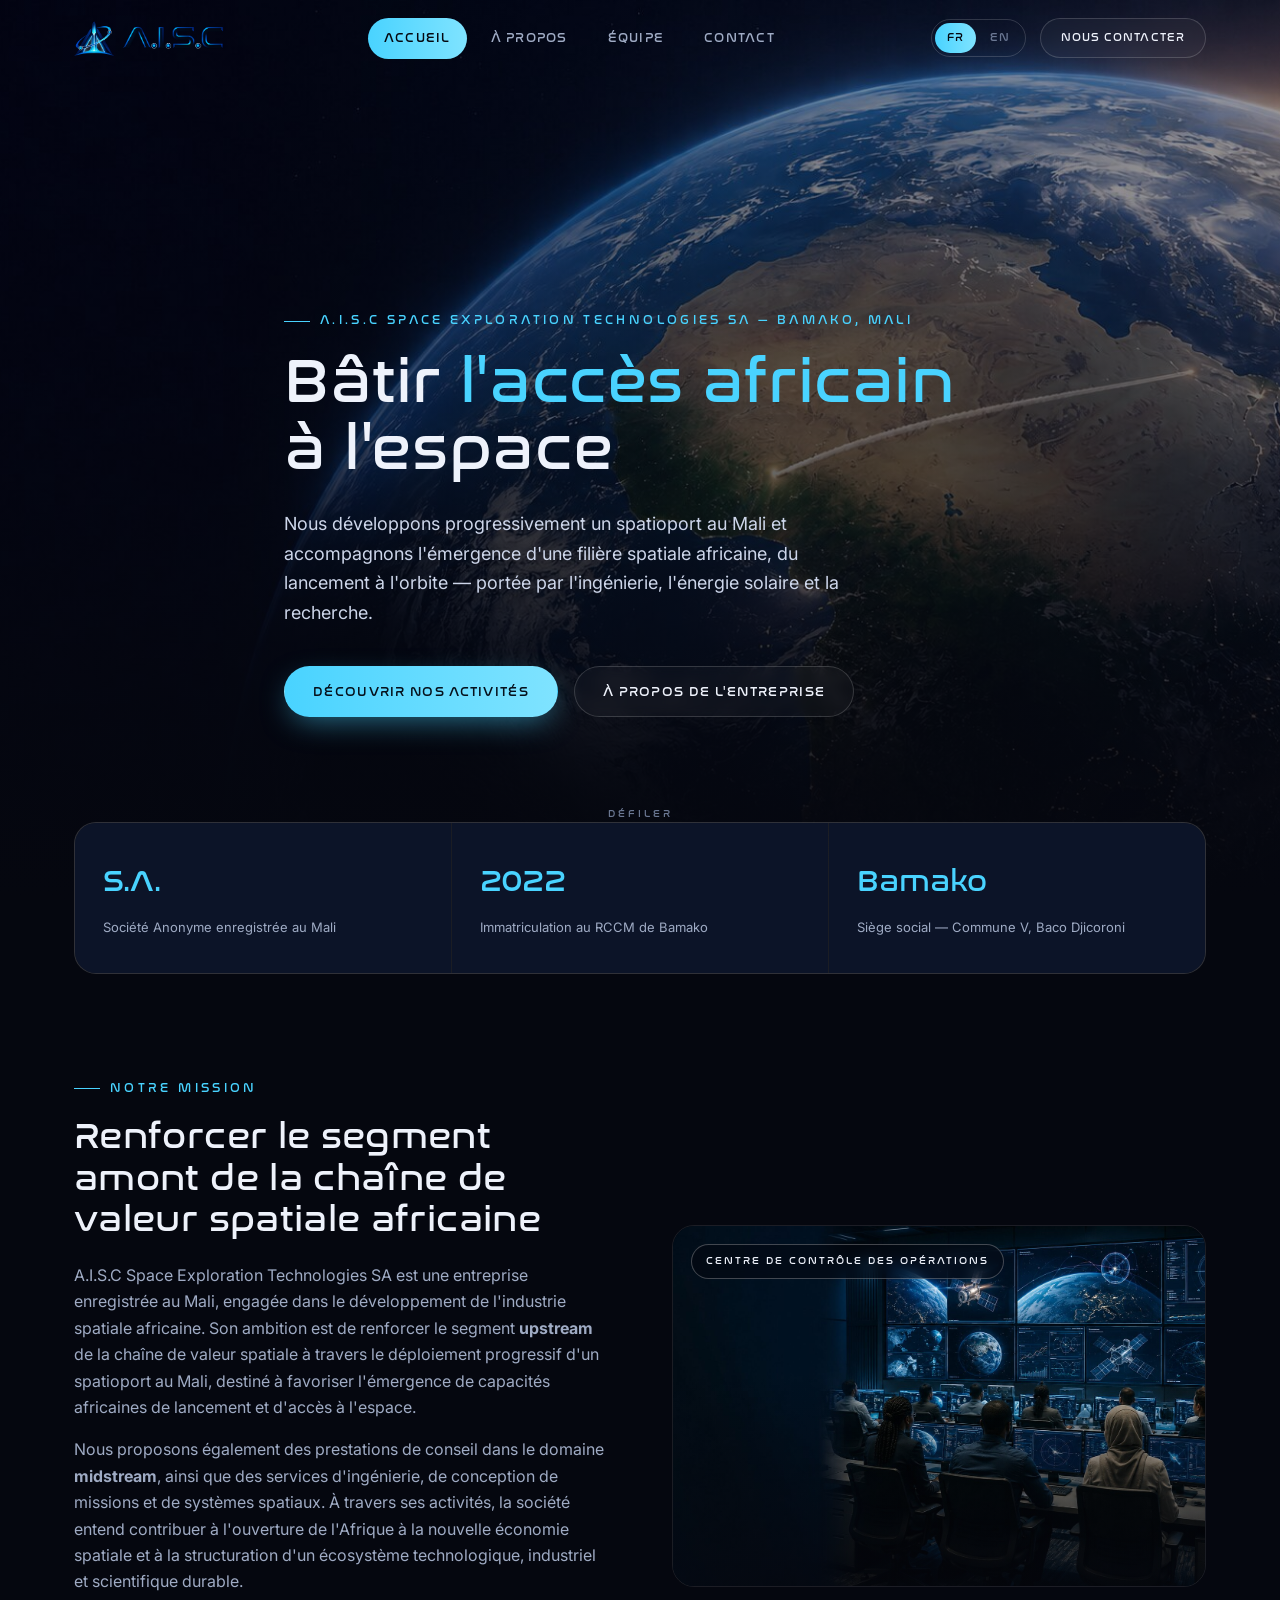
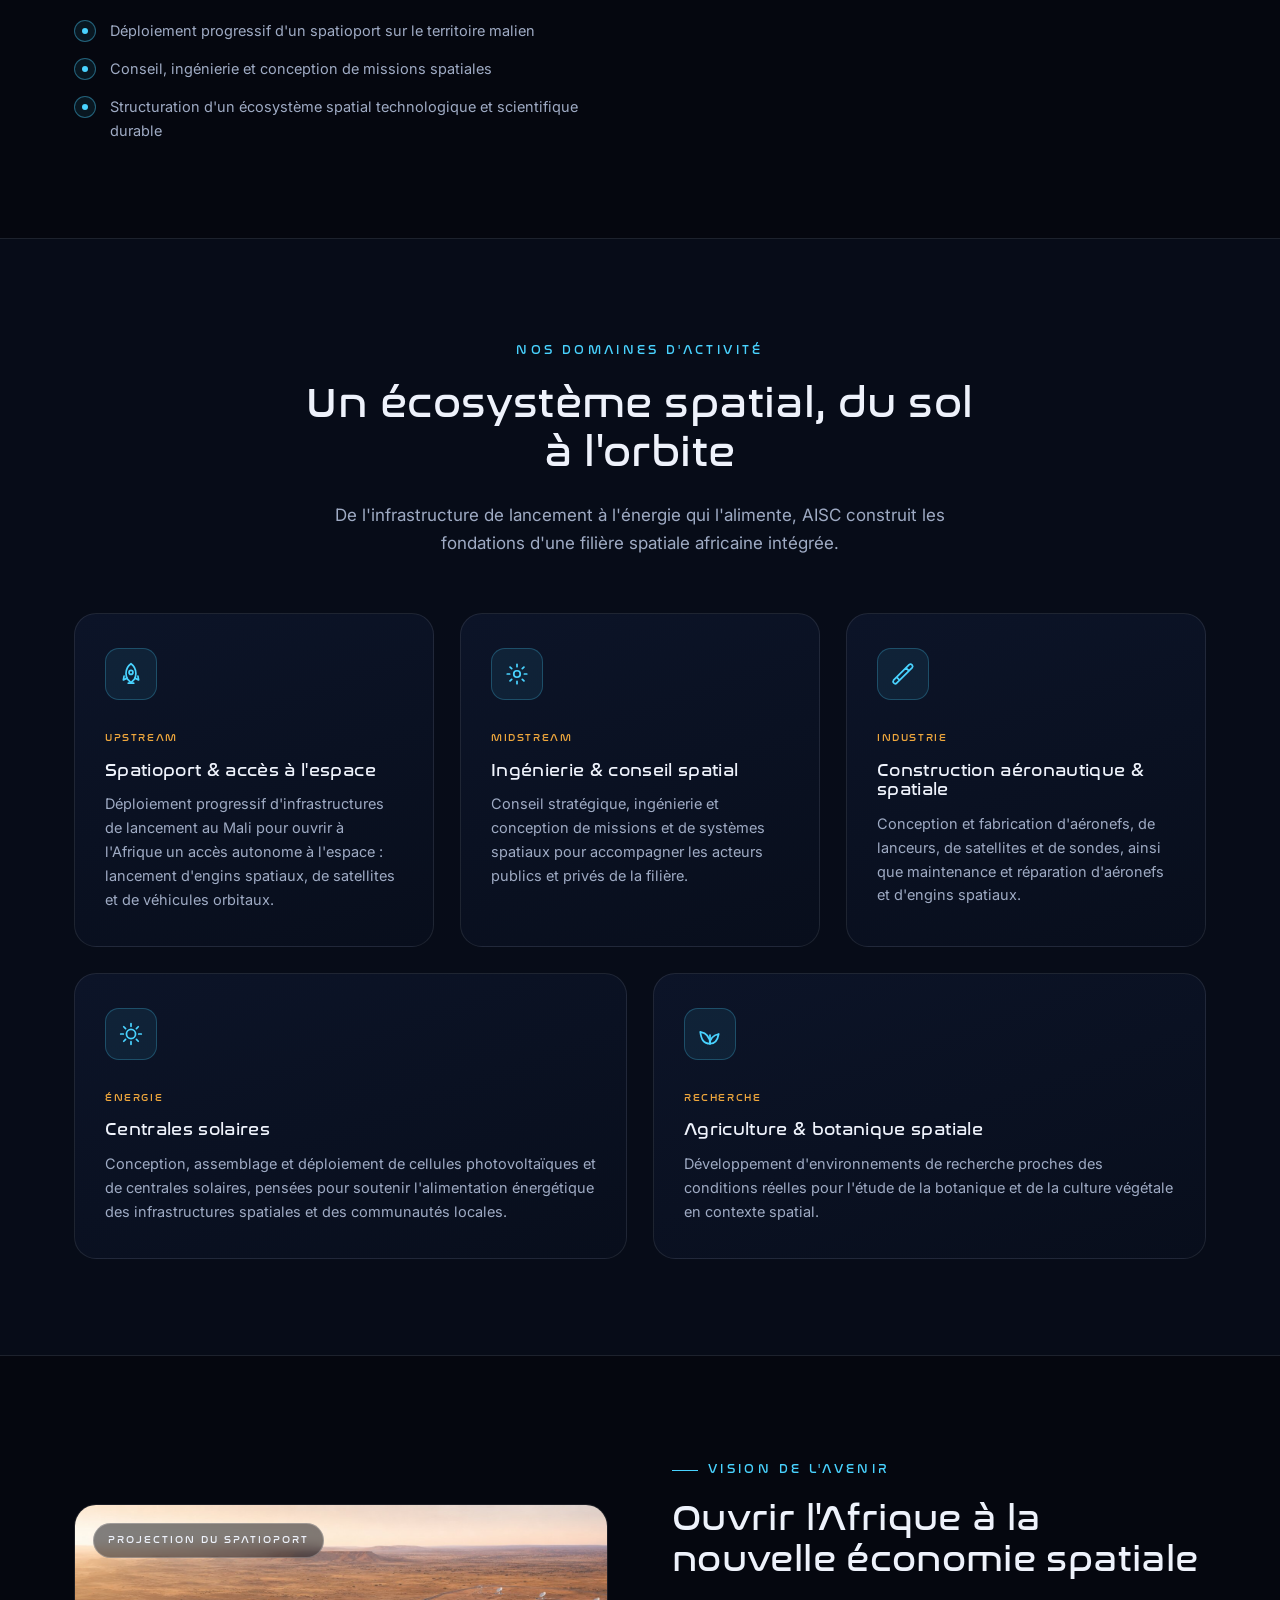
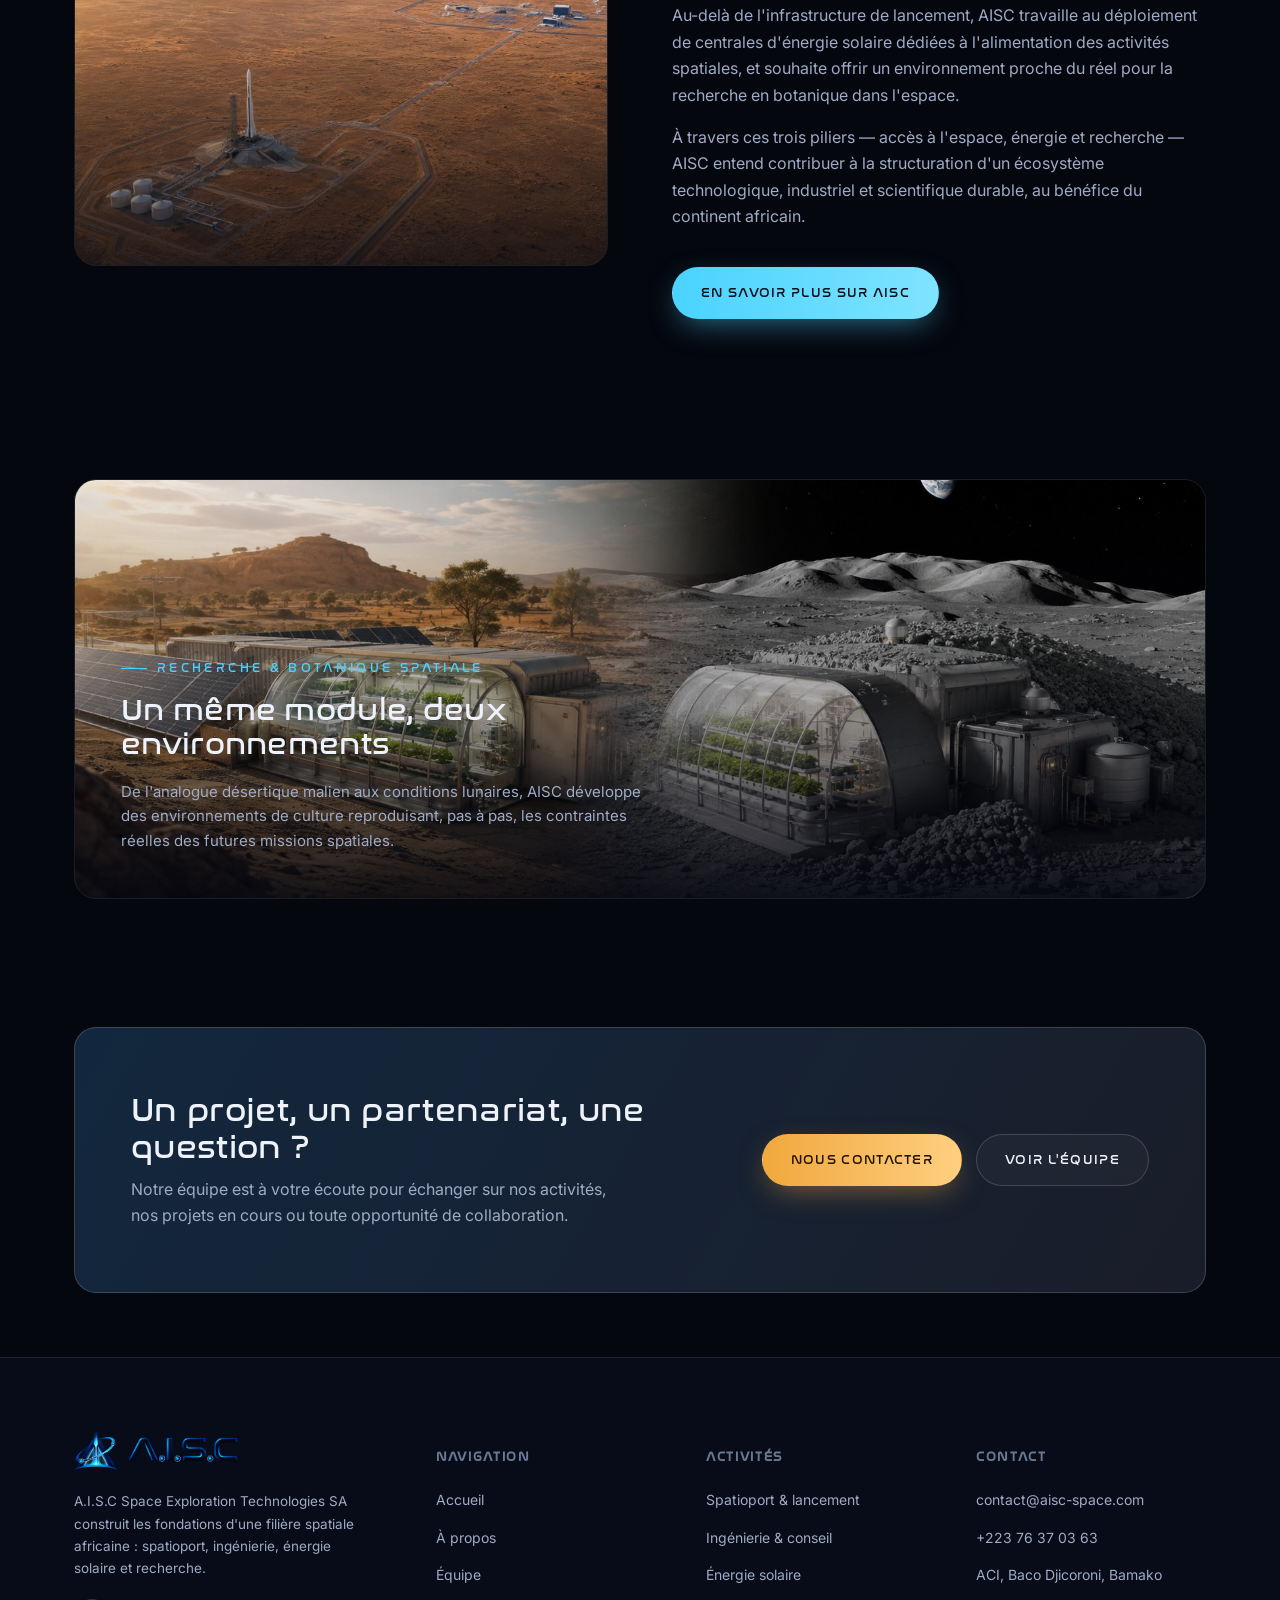
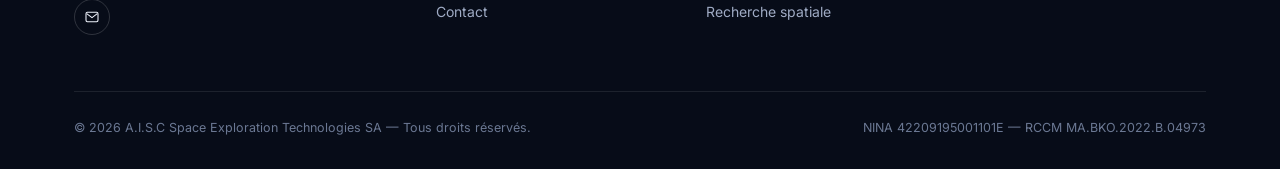
<file: index.html>
<!DOCTYPE html>
<html lang="fr">
<head>
<meta charset="UTF-8">
<meta name="viewport" content="width=device-width, initial-scale=1.0">
<title>A.I.S.C Space Exploration Technologies — Bâtir l'accès africain à l'espace</title>
<meta name="description" content="A.I.S.C Space Exploration Technologies SA développe un spatioport au Mali et accompagne l'émergence d'une industrie spatiale africaine : ingénierie, conseil, énergie solaire et recherche en agriculture spatiale.">
<meta property="og:title" content="A.I.S.C Space Exploration Technologies">
<meta property="og:description" content="Bâtir l'accès africain à l'espace : spatioport, ingénierie spatiale, énergie solaire et recherche en agriculture spatiale.">
<meta property="og:type" content="website">
<meta property="og:image" content="assets/img/earth-launch.jpg">
<link rel="icon" type="image/png" href="assets/img/favicon.png">
<link rel="preconnect" href="https://fonts.googleapis.com">
<link rel="preconnect" href="https://fonts.gstatic.com" crossorigin>
<link href="https://fonts.googleapis.com/css2?family=Inter:wght@400;500;600;700&display=swap" rel="stylesheet">
<link rel="stylesheet" href="assets/css/style.css">
</head>
<body>

<!-- ============ HEADER ============ -->
<header class="site-header">
  <div class="container">
    <a href="index.html" class="brand">
      <img src="assets/img/logo-header.png" alt="A.I.S.C Space Exploration Technologies" class="brand-logo">
    </a>

    <nav class="nav-links">
      <a href="index.html">Accueil</a>
      <a href="a-propos.html">À propos</a>
      <a href="equipe.html">Équipe</a>
      <a href="contact.html">Contact</a>
    </nav>

    <div class="nav-cta">
      <div class="lang-switch">
        <a href="index.html" class="is-active">FR</a>
        <a href="en/index.html">EN</a>
      </div>
      <a href="contact.html" class="btn btn-ghost btn-sm">Nous contacter</a>
      <button class="nav-toggle" aria-label="Ouvrir le menu" aria-expanded="false">
        <span></span><span></span><span></span>
      </button>
    </div>
  </div>
</header>

<!-- ============ HERO ============ -->
<section class="hero">
  <div class="hero-bg" style="background-image:url('assets/img/earth-launch.jpg');"></div>
  <div class="container hero-inner">
    <div class="eyebrow">A.I.S.C Space Exploration Technologies SA — Bamako, Mali</div>
    <h1 class="font-display">Bâtir <span class="accent">l'accès africain</span> à l'espace</h1>
    <p class="lead">Nous développons progressivement un spatioport au Mali et accompagnons l'émergence d'une filière spatiale africaine, du lancement à l'orbite — portée par l'ingénierie, l'énergie solaire et la recherche.</p>
    <div class="hero-actions">
      <a href="#activites" class="btn btn-primary">Découvrir nos activités</a>
      <a href="a-propos.html" class="btn btn-ghost">À propos de l'entreprise</a>
    </div>
  </div>
  <div class="hero-scroll">
    <span>Défiler</span>
    <span class="line"></span>
  </div>
</section>

<!-- ============ STATS ============ -->
<div class="container">
  <div class="stats-bar" data-reveal>
    <div class="stat-cell">
      <span class="num font-display">S.A.</span>
      <span class="label">Société Anonyme enregistrée au Mali</span>
    </div>
    <div class="stat-cell">
      <span class="num font-display">2022</span>
      <span class="label">Immatriculation au RCCM de Bamako</span>
    </div>
    <div class="stat-cell">
      <span class="num font-display">Bamako</span>
      <span class="label">Siège social — Commune V, Baco Djicoroni</span>
    </div>
  </div>
</div>

<!-- ============ MISSION ============ -->
<section class="section">
  <div class="container">
    <div class="split">
      <div class="split-body" data-reveal>
        <div class="eyebrow">Notre mission</div>
        <h2 class="font-display">Renforcer le segment amont de la chaîne de valeur spatiale africaine</h2>
        <p>A.I.S.C Space Exploration Technologies SA est une entreprise enregistrée au Mali, engagée dans le développement de l'industrie spatiale africaine. Son ambition est de renforcer le segment <strong>upstream</strong> de la chaîne de valeur spatiale à travers le déploiement progressif d'un spatioport au Mali, destiné à favoriser l'émergence de capacités africaines de lancement et d'accès à l'espace.</p>
        <p>Nous proposons également des prestations de conseil dans le domaine <strong>midstream</strong>, ainsi que des services d'ingénierie, de conception de missions et de systèmes spatiaux. À travers ses activités, la société entend contribuer à l'ouverture de l'Afrique à la nouvelle économie spatiale et à la structuration d'un écosystème technologique, industriel et scientifique durable.</p>
        <ul class="checklist">
          <li><span class="dot"></span> Déploiement progressif d'un spatioport sur le territoire malien</li>
          <li><span class="dot"></span> Conseil, ingénierie et conception de missions spatiales</li>
          <li><span class="dot"></span> Structuration d'un écosystème spatial technologique et scientifique durable</li>
        </ul>
      </div>
      <div class="split-media" data-reveal>
        <span class="frame-tag">Centre de contrôle des opérations</span>
        <img src="assets/img/control-room.jpg" alt="Centre de contrôle et de supervision des opérations spatiales AISC" loading="lazy">
      </div>
    </div>
  </div>
</section>

<!-- ============ ACTIVITES / SERVICES ============ -->
<section class="section section--alt" id="activites">
  <div class="container">
    <div class="section-head center">
      <div class="eyebrow">Nos domaines d'activité</div>
      <h2 class="font-display">Un écosystème spatial, du sol à l'orbite</h2>
      <p>De l'infrastructure de lancement à l'énergie qui l'alimente, AISC construit les fondations d'une filière spatiale africaine intégrée.</p>
    </div>

    <div class="grid grid-3">
      <div class="card" data-reveal>
        <div class="card-icon">
          <svg viewBox="0 0 24 24" fill="none" stroke-width="1.6" stroke-linecap="round" stroke-linejoin="round"><path d="M12 2.5c2.8 2 4.5 5.4 4.5 9 0 2-.5 3.8-1.3 5.3l-3.2 3.2-3.2-3.2C7.9 15.3 7.4 13.5 7.4 11.5c0-3.6 1.7-7 4.6-9z"/><circle cx="12" cy="10.5" r="1.8"/><path d="M8.3 15.8 5 17.5l.6-3.6M15.7 15.8l3.3 1.7-.6-3.6M9.5 20.5h5"/></svg>
        </div>
        <span class="tag">Upstream</span>
        <h3>Spatioport &amp; accès à l'espace</h3>
        <p>Déploiement progressif d'infrastructures de lancement au Mali pour ouvrir à l'Afrique un accès autonome à l'espace : lancement d'engins spatiaux, de satellites et de véhicules orbitaux.</p>
      </div>

      <div class="card" data-reveal>
        <div class="card-icon">
          <svg viewBox="0 0 24 24" fill="none" stroke-width="1.6" stroke-linecap="round" stroke-linejoin="round"><circle cx="12" cy="12" r="3"/><path d="M12 3v2.2M12 18.8V21M21 12h-2.2M5.2 12H3M18.4 5.6l-1.5 1.5M7.1 16.9l-1.5 1.5M18.4 18.4l-1.5-1.5M7.1 7.1 5.6 5.6"/></svg>
        </div>
        <span class="tag">Midstream</span>
        <h3>Ingénierie &amp; conseil spatial</h3>
        <p>Conseil stratégique, ingénierie et conception de missions et de systèmes spatiaux pour accompagner les acteurs publics et privés de la filière.</p>
      </div>

      <div class="card" data-reveal>
        <div class="card-icon">
          <svg viewBox="0 0 24 24" fill="none" stroke-width="1.6" stroke-linecap="round" stroke-linejoin="round"><path d="M14.7 6.3 17.7 3.3a2 2 0 0 1 2.8 2.8l-3 3M14.7 6.3 3.3 17.7a2 2 0 0 0 2.8 2.8L17.5 9.1M14.7 6.3l2.8 2.8M6.6 15.4l2 2"/></svg>
        </div>
        <span class="tag">Industrie</span>
        <h3>Construction aéronautique &amp; spatiale</h3>
        <p>Conception et fabrication d'aéronefs, de lanceurs, de satellites et de sondes, ainsi que maintenance et réparation d'aéronefs et d'engins spatiaux.</p>
      </div>
    </div>

    <div class="grid grid-2" style="margin-top:26px;">
      <div class="card" data-reveal>
        <div class="card-icon">
          <svg viewBox="0 0 24 24" fill="none" stroke-width="1.6" stroke-linecap="round" stroke-linejoin="round"><circle cx="12" cy="12" r="4.2"/><path d="M12 2.5v2.4M12 19.1v2.4M21.5 12h-2.4M4.9 12H2.5M18.7 5.3l-1.7 1.7M7 17l-1.7 1.7M18.7 18.7 17 17M7 7 5.3 5.3"/></svg>
        </div>
        <span class="tag">Énergie</span>
        <h3>Centrales solaires</h3>
        <p>Conception, assemblage et déploiement de cellules photovoltaïques et de centrales solaires, pensées pour soutenir l'alimentation énergétique des infrastructures spatiales et des communautés locales.</p>
      </div>

      <div class="card" data-reveal>
        <div class="card-icon">
          <svg viewBox="0 0 24 24" fill="none" stroke-width="1.6" stroke-linecap="round" stroke-linejoin="round"><path d="M12 21c0-6 4-8 8-9-1 6-3 9-8 9Z"/><path d="M12 21c0-7-4-10-9-11 1 7 3 11 9 11Z"/><path d="M12 21v-8"/></svg>
        </div>
        <span class="tag">Recherche</span>
        <h3>Agriculture &amp; botanique spatiale</h3>
        <p>Développement d'environnements de recherche proches des conditions réelles pour l'étude de la botanique et de la culture végétale en contexte spatial.</p>
      </div>
    </div>
  </div>
</section>

<!-- ============ VISION ============ -->
<section class="section">
  <div class="container">
    <div class="split reverse">
      <div class="split-body" data-reveal>
        <div class="eyebrow">Vision de l'avenir</div>
        <h2 class="font-display">Ouvrir l'Afrique à la nouvelle économie spatiale</h2>
        <p>Au-delà de l'infrastructure de lancement, AISC travaille au déploiement de centrales d'énergie solaire dédiées à l'alimentation des activités spatiales, et souhaite offrir un environnement proche du réel pour la recherche en botanique dans l'espace.</p>
        <p>À travers ces trois piliers — accès à l'espace, énergie et recherche — AISC entend contribuer à la structuration d'un écosystème technologique, industriel et scientifique durable, au bénéfice du continent africain.</p>
        <div class="hero-actions">
          <a href="a-propos.html" class="btn btn-primary">En savoir plus sur AISC</a>
        </div>
      </div>
      <div class="split-media" data-reveal>
        <span class="frame-tag">Projection du spatioport</span>
        <img src="assets/img/spaceport.jpg" alt="Projection d'infrastructure de spatioport au Mali" loading="lazy">
      </div>
    </div>
  </div>
</section>

<!-- ============ RECHERCHE — BANNIÈRE ============ -->
<section class="section--tight">
  <div class="container">
    <div class="media-banner" data-reveal>
      <img src="assets/img/research-earth-moon.jpg" alt="Module de culture végétale, de l'analogue terrestre aux conditions lunaires" loading="lazy">
      <div class="media-banner-body">
        <div class="eyebrow">Recherche &amp; botanique spatiale</div>
        <h2 class="font-display">Un même module, deux environnements</h2>
        <p>De l'analogue désertique malien aux conditions lunaires, AISC développe des environnements de culture reproduisant, pas à pas, les contraintes réelles des futures missions spatiales.</p>
      </div>
    </div>
  </div>
</section>

<!-- ============ CTA ============ -->
<section class="section--tight">
  <div class="container">
    <div class="cta-banner" data-reveal>
      <div>
        <h2 class="font-display">Un projet, un partenariat, une question ?</h2>
        <p>Notre équipe est à votre écoute pour échanger sur nos activités, nos projets en cours ou toute opportunité de collaboration.</p>
      </div>
      <div class="cta-actions">
        <a href="contact.html" class="btn btn-gold">Nous contacter</a>
        <a href="equipe.html" class="btn btn-ghost">Voir l'équipe</a>
      </div>
    </div>
  </div>
</section>

<!-- ============ FOOTER ============ -->
<footer class="site-footer">
  <div class="container">
    <div class="footer-top">
      <div class="footer-brand">
        <a href="index.html" class="brand">
          <img src="assets/img/logo-header.png" alt="A.I.S.C Space Exploration Technologies" class="brand-logo">
        </a>
        <p>A.I.S.C Space Exploration Technologies SA construit les fondations d'une filière spatiale africaine : spatioport, ingénierie, énergie solaire et recherche.</p>
        <div class="social-row" style="margin-top:20px;">
          <a href="mailto:contact@aisc-space.com" aria-label="Email"><svg viewBox="0 0 24 24" fill="none" stroke="currentColor" stroke-width="1.6"><rect x="3" y="5" width="18" height="14" rx="2"/><path d="m4 7 8 6 8-6"/></svg></a>
        </div>
      </div>

      <div class="footer-col">
        <h5>Navigation</h5>
        <ul>
          <li><a href="index.html">Accueil</a></li>
          <li><a href="a-propos.html">À propos</a></li>
          <li><a href="equipe.html">Équipe</a></li>
          <li><a href="contact.html">Contact</a></li>
        </ul>
      </div>

      <div class="footer-col">
        <h5>Activités</h5>
        <ul>
          <li><a href="a-propos.html#activites">Spatioport &amp; lancement</a></li>
          <li><a href="a-propos.html#activites">Ingénierie &amp; conseil</a></li>
          <li><a href="a-propos.html#activites">Énergie solaire</a></li>
          <li><a href="a-propos.html#activites">Recherche spatiale</a></li>
        </ul>
      </div>

      <div class="footer-col">
        <h5>Contact</h5>
        <ul>
          <li><a href="mailto:contact@aisc-space.com">contact@aisc-space.com</a></li>
          <li><a href="tel:+22376370363">+223 76 37 03 63</a></li>
          <li><a href="contact.html">ACI, Baco Djicoroni, Bamako</a></li>
        </ul>
      </div>
    </div>

    <div class="footer-bottom">
      <span>© <span id="year">2026</span> A.I.S.C Space Exploration Technologies SA — Tous droits réservés.</span>
      <span>NINA 42209195001101E — RCCM MA.BKO.2022.B.04973</span>
    </div>
  </div>
</footer>

<button class="to-top" aria-label="Retour en haut">
  <svg viewBox="0 0 24 24" fill="none" stroke="currentColor" stroke-width="2" stroke-linecap="round" stroke-linejoin="round"><path d="m18 15-6-6-6 6"/></svg>
</button>

<script src="assets/js/script.js"></script>
</body>
</html>
</file>
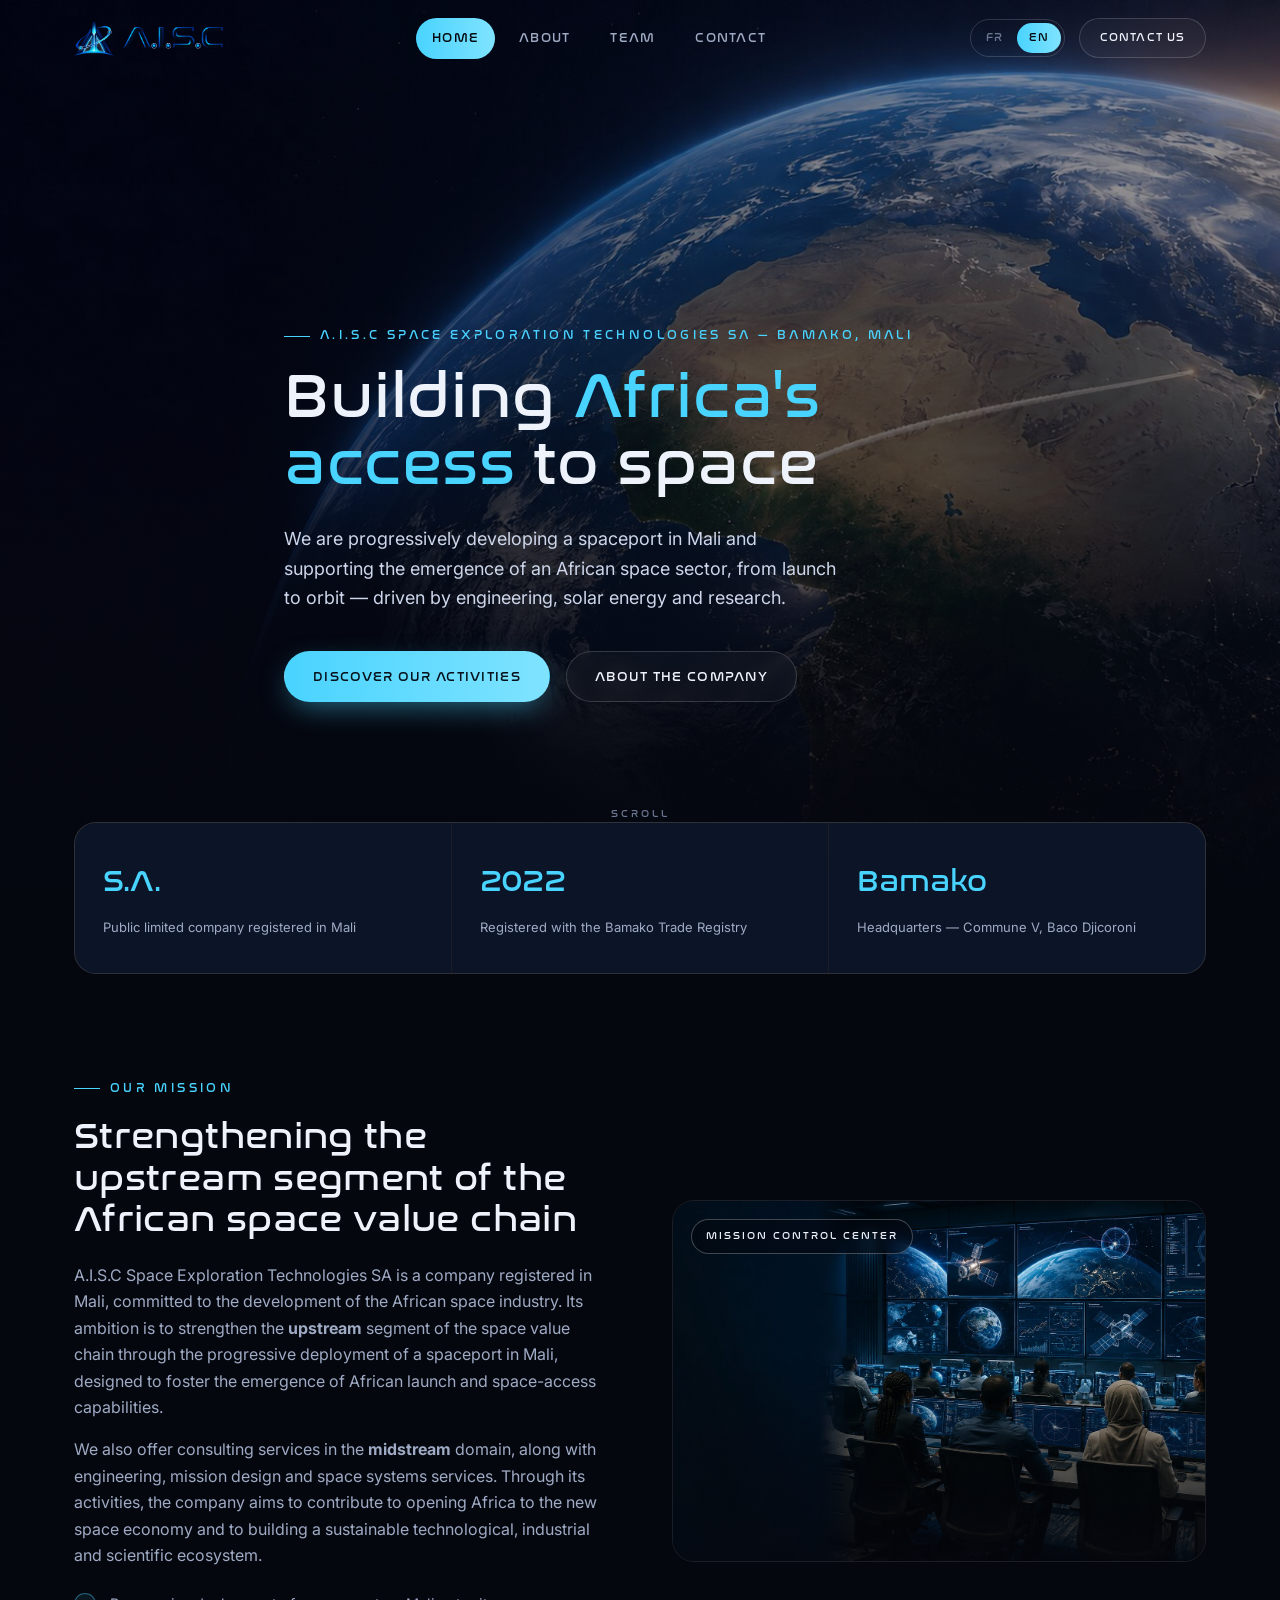
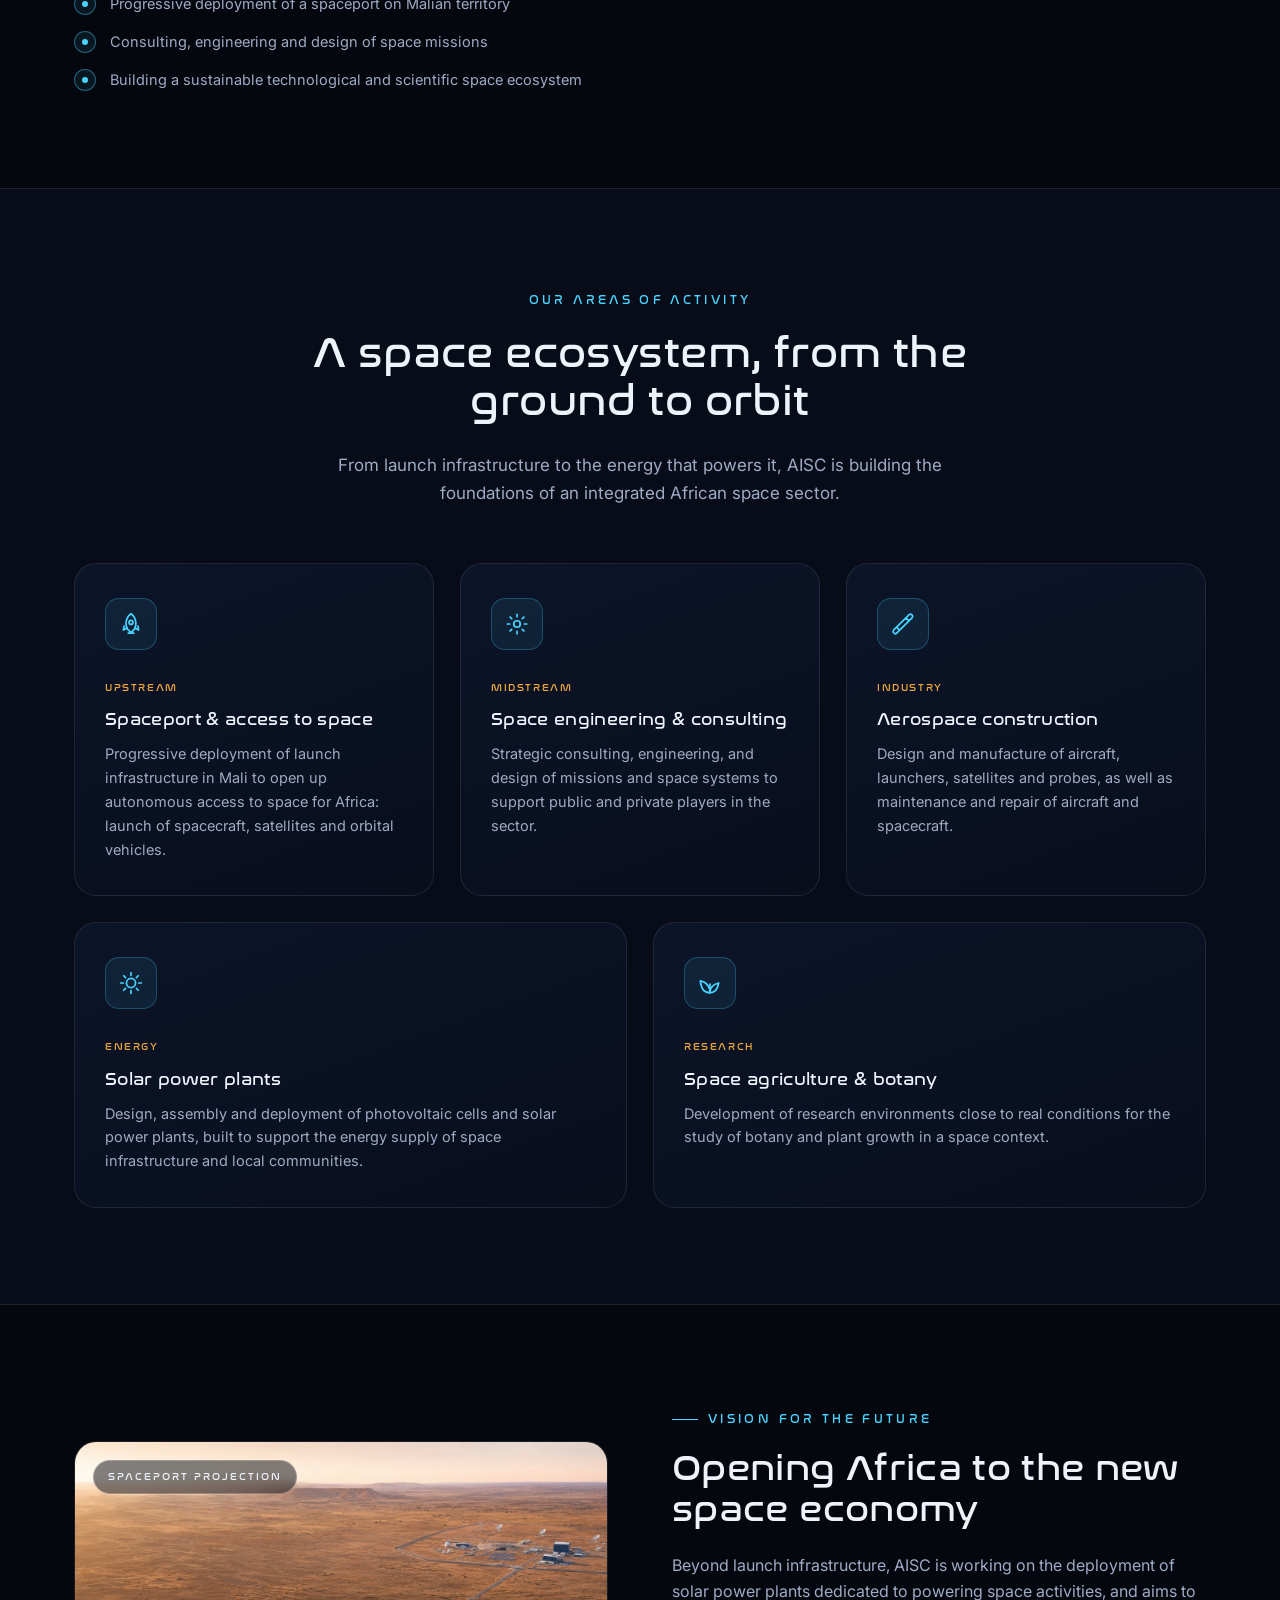
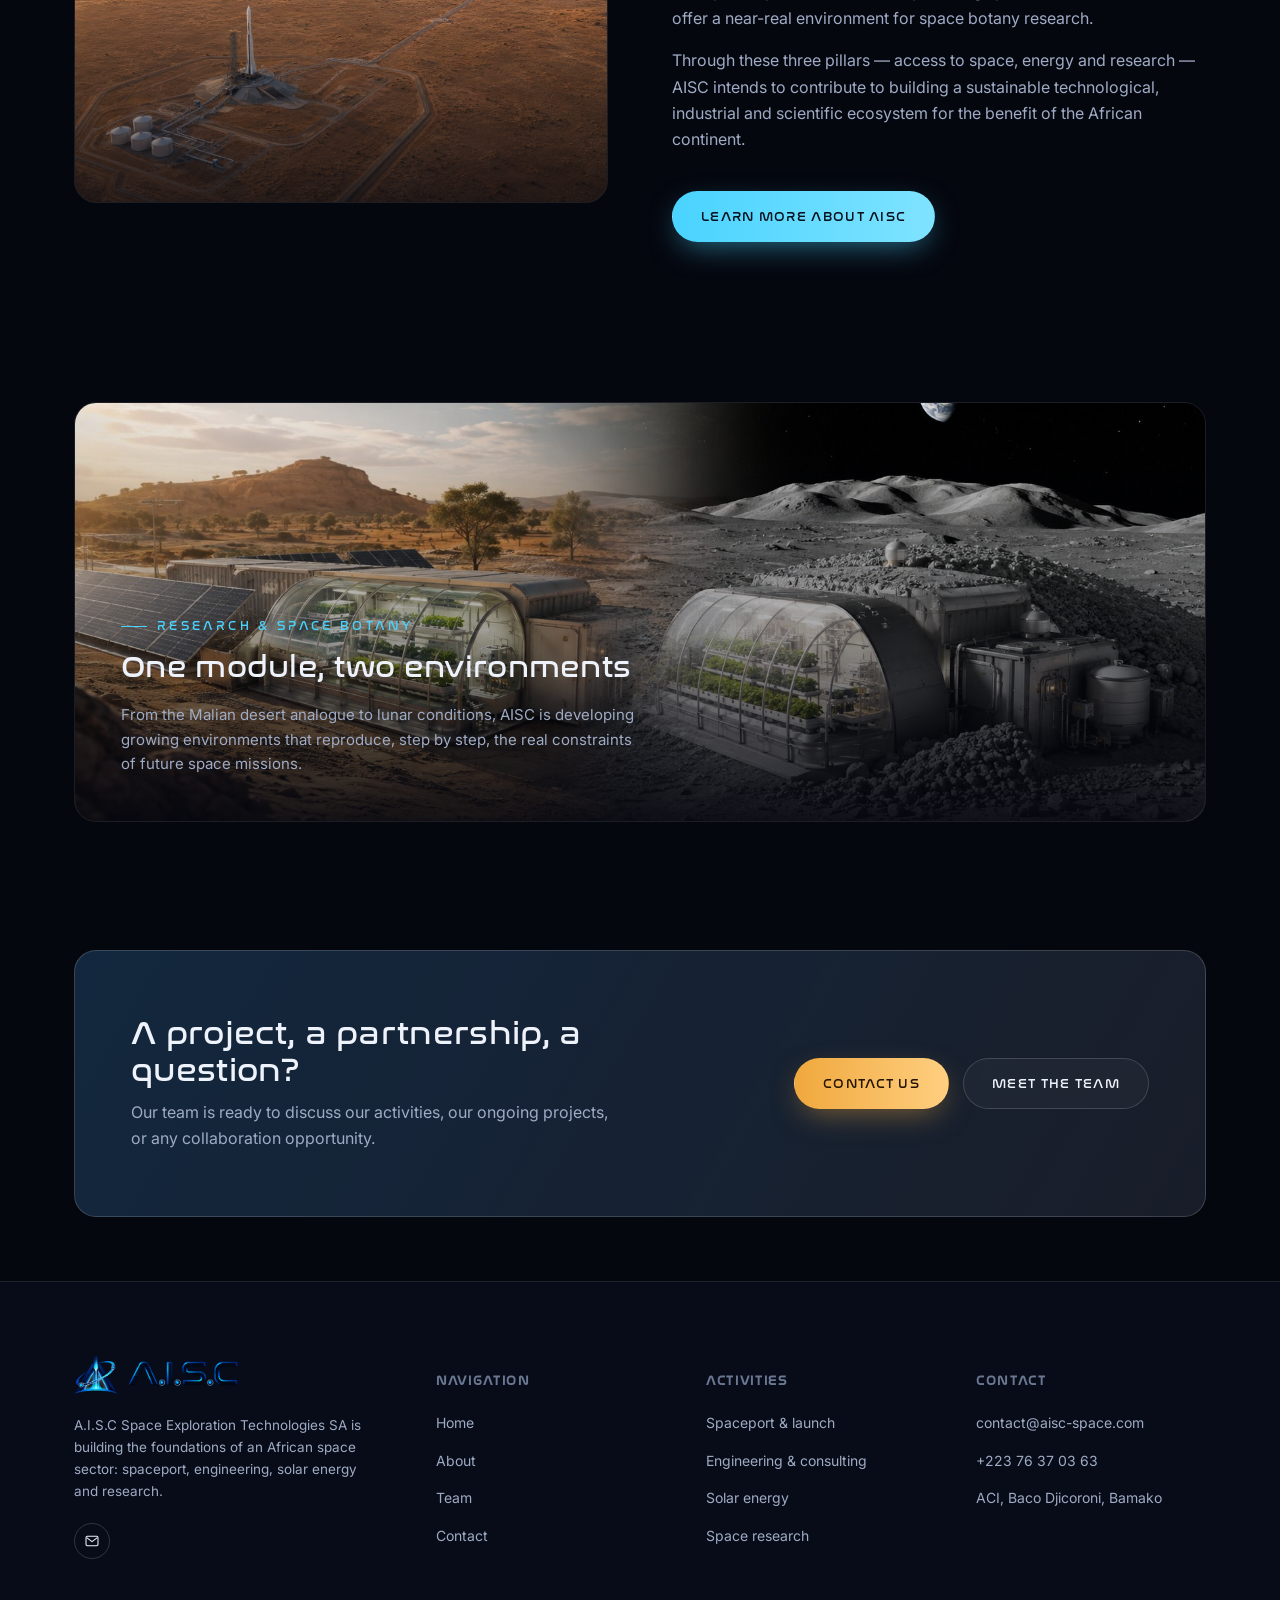
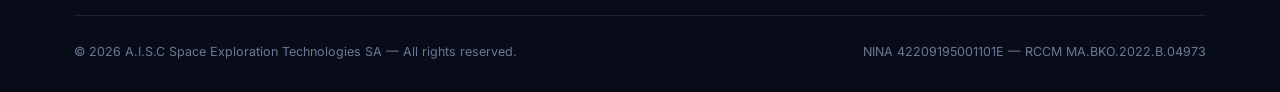
<file: en/index.html>
<!DOCTYPE html>
<html lang="en">
<head>
<meta charset="UTF-8">
<meta name="viewport" content="width=device-width, initial-scale=1.0">
<title>A.I.S.C Space Exploration Technologies — Building Africa's Access to Space</title>
<meta name="description" content="A.I.S.C Space Exploration Technologies SA is developing a spaceport in Mali and supporting the emergence of an African space industry: engineering, consulting, solar energy and space agriculture research.">
<meta property="og:title" content="A.I.S.C Space Exploration Technologies">
<meta property="og:description" content="Building Africa's access to space: spaceport, space engineering, solar energy and space agriculture research.">
<meta property="og:type" content="website">
<meta property="og:image" content="../assets/img/earth-launch.jpg">
<link rel="icon" type="image/png" href="../assets/img/favicon.png">
<link rel="preconnect" href="https://fonts.googleapis.com">
<link rel="preconnect" href="https://fonts.gstatic.com" crossorigin>
<link href="https://fonts.googleapis.com/css2?family=Inter:wght@400;500;600;700&display=swap" rel="stylesheet">
<link rel="stylesheet" href="../assets/css/style.css">
</head>
<body>

<!-- ============ HEADER ============ -->
<header class="site-header">
  <div class="container">
    <a href="index.html" class="brand">
      <img src="../assets/img/logo-header.png" alt="A.I.S.C Space Exploration Technologies" class="brand-logo">
    </a>

    <nav class="nav-links">
      <a href="index.html">Home</a>
      <a href="about.html">About</a>
      <a href="team.html">Team</a>
      <a href="contact.html">Contact</a>
    </nav>

    <div class="nav-cta">
      <div class="lang-switch">
        <a href="../index.html">FR</a>
        <a href="index.html" class="is-active">EN</a>
      </div>
      <a href="contact.html" class="btn btn-ghost btn-sm">Contact us</a>
      <button class="nav-toggle" aria-label="Open menu" aria-expanded="false">
        <span></span><span></span><span></span>
      </button>
    </div>
  </div>
</header>

<!-- ============ HERO ============ -->
<section class="hero">
  <div class="hero-bg" style="background-image:url('../assets/img/earth-launch.jpg');"></div>
  <div class="container hero-inner">
    <div class="eyebrow">A.I.S.C Space Exploration Technologies SA — Bamako, Mali</div>
    <h1 class="font-display">Building <span class="accent">Africa's access</span> to space</h1>
    <p class="lead">We are progressively developing a spaceport in Mali and supporting the emergence of an African space sector, from launch to orbit — driven by engineering, solar energy and research.</p>
    <div class="hero-actions">
      <a href="#activities" class="btn btn-primary">Discover our activities</a>
      <a href="about.html" class="btn btn-ghost">About the company</a>
    </div>
  </div>
  <div class="hero-scroll">
    <span>Scroll</span>
    <span class="line"></span>
  </div>
</section>

<!-- ============ STATS ============ -->
<div class="container">
  <div class="stats-bar" data-reveal>
    <div class="stat-cell">
      <span class="num font-display">S.A.</span>
      <span class="label">Public limited company registered in Mali</span>
    </div>
    <div class="stat-cell">
      <span class="num font-display">2022</span>
      <span class="label">Registered with the Bamako Trade Registry</span>
    </div>
    <div class="stat-cell">
      <span class="num font-display">Bamako</span>
      <span class="label">Headquarters — Commune V, Baco Djicoroni</span>
    </div>
  </div>
</div>

<!-- ============ MISSION ============ -->
<section class="section">
  <div class="container">
    <div class="split">
      <div class="split-body" data-reveal>
        <div class="eyebrow">Our mission</div>
        <h2 class="font-display">Strengthening the upstream segment of the African space value chain</h2>
        <p>A.I.S.C Space Exploration Technologies SA is a company registered in Mali, committed to the development of the African space industry. Its ambition is to strengthen the <strong>upstream</strong> segment of the space value chain through the progressive deployment of a spaceport in Mali, designed to foster the emergence of African launch and space-access capabilities.</p>
        <p>We also offer consulting services in the <strong>midstream</strong> domain, along with engineering, mission design and space systems services. Through its activities, the company aims to contribute to opening Africa to the new space economy and to building a sustainable technological, industrial and scientific ecosystem.</p>
        <ul class="checklist">
          <li><span class="dot"></span> Progressive deployment of a spaceport on Malian territory</li>
          <li><span class="dot"></span> Consulting, engineering and design of space missions</li>
          <li><span class="dot"></span> Building a sustainable technological and scientific space ecosystem</li>
        </ul>
      </div>
      <div class="split-media" data-reveal>
        <span class="frame-tag">Mission control center</span>
        <img src="../assets/img/control-room.jpg" alt="AISC space operations control and monitoring center" loading="lazy">
      </div>
    </div>
  </div>
</section>

<!-- ============ ACTIVITIES / SERVICES ============ -->
<section class="section section--alt" id="activities">
  <div class="container">
    <div class="section-head center">
      <div class="eyebrow">Our areas of activity</div>
      <h2 class="font-display">A space ecosystem, from the ground to orbit</h2>
      <p>From launch infrastructure to the energy that powers it, AISC is building the foundations of an integrated African space sector.</p>
    </div>

    <div class="grid grid-3">
      <div class="card" data-reveal>
        <div class="card-icon">
          <svg viewBox="0 0 24 24" fill="none" stroke-width="1.6" stroke-linecap="round" stroke-linejoin="round"><path d="M12 2.5c2.8 2 4.5 5.4 4.5 9 0 2-.5 3.8-1.3 5.3l-3.2 3.2-3.2-3.2C7.9 15.3 7.4 13.5 7.4 11.5c0-3.6 1.7-7 4.6-9z"/><circle cx="12" cy="10.5" r="1.8"/><path d="M8.3 15.8 5 17.5l.6-3.6M15.7 15.8l3.3 1.7-.6-3.6M9.5 20.5h5"/></svg>
        </div>
        <span class="tag">Upstream</span>
        <h3>Spaceport &amp; access to space</h3>
        <p>Progressive deployment of launch infrastructure in Mali to open up autonomous access to space for Africa: launch of spacecraft, satellites and orbital vehicles.</p>
      </div>

      <div class="card" data-reveal>
        <div class="card-icon">
          <svg viewBox="0 0 24 24" fill="none" stroke-width="1.6" stroke-linecap="round" stroke-linejoin="round"><circle cx="12" cy="12" r="3"/><path d="M12 3v2.2M12 18.8V21M21 12h-2.2M5.2 12H3M18.4 5.6l-1.5 1.5M7.1 16.9l-1.5 1.5M18.4 18.4l-1.5-1.5M7.1 7.1 5.6 5.6"/></svg>
        </div>
        <span class="tag">Midstream</span>
        <h3>Space engineering &amp; consulting</h3>
        <p>Strategic consulting, engineering, and design of missions and space systems to support public and private players in the sector.</p>
      </div>

      <div class="card" data-reveal>
        <div class="card-icon">
          <svg viewBox="0 0 24 24" fill="none" stroke-width="1.6" stroke-linecap="round" stroke-linejoin="round"><path d="M14.7 6.3 17.7 3.3a2 2 0 0 1 2.8 2.8l-3 3M14.7 6.3 3.3 17.7a2 2 0 0 0 2.8 2.8L17.5 9.1M14.7 6.3l2.8 2.8M6.6 15.4l2 2"/></svg>
        </div>
        <span class="tag">Industry</span>
        <h3>Aerospace construction</h3>
        <p>Design and manufacture of aircraft, launchers, satellites and probes, as well as maintenance and repair of aircraft and spacecraft.</p>
      </div>
    </div>

    <div class="grid grid-2" style="margin-top:26px;">
      <div class="card" data-reveal>
        <div class="card-icon">
          <svg viewBox="0 0 24 24" fill="none" stroke-width="1.6" stroke-linecap="round" stroke-linejoin="round"><circle cx="12" cy="12" r="4.2"/><path d="M12 2.5v2.4M12 19.1v2.4M21.5 12h-2.4M4.9 12H2.5M18.7 5.3l-1.7 1.7M7 17l-1.7 1.7M18.7 18.7 17 17M7 7 5.3 5.3"/></svg>
        </div>
        <span class="tag">Energy</span>
        <h3>Solar power plants</h3>
        <p>Design, assembly and deployment of photovoltaic cells and solar power plants, built to support the energy supply of space infrastructure and local communities.</p>
      </div>

      <div class="card" data-reveal>
        <div class="card-icon">
          <svg viewBox="0 0 24 24" fill="none" stroke-width="1.6" stroke-linecap="round" stroke-linejoin="round"><path d="M12 21c0-6 4-8 8-9-1 6-3 9-8 9Z"/><path d="M12 21c0-7-4-10-9-11 1 7 3 11 9 11Z"/><path d="M12 21v-8"/></svg>
        </div>
        <span class="tag">Research</span>
        <h3>Space agriculture &amp; botany</h3>
        <p>Development of research environments close to real conditions for the study of botany and plant growth in a space context.</p>
      </div>
    </div>
  </div>
</section>

<!-- ============ VISION ============ -->
<section class="section">
  <div class="container">
    <div class="split reverse">
      <div class="split-body" data-reveal>
        <div class="eyebrow">Vision for the future</div>
        <h2 class="font-display">Opening Africa to the new space economy</h2>
        <p>Beyond launch infrastructure, AISC is working on the deployment of solar power plants dedicated to powering space activities, and aims to offer a near-real environment for space botany research.</p>
        <p>Through these three pillars — access to space, energy and research — AISC intends to contribute to building a sustainable technological, industrial and scientific ecosystem for the benefit of the African continent.</p>
        <div class="hero-actions">
          <a href="about.html" class="btn btn-primary">Learn more about AISC</a>
        </div>
      </div>
      <div class="split-media" data-reveal>
        <span class="frame-tag">Spaceport projection</span>
        <img src="../assets/img/spaceport.jpg" alt="Projection of spaceport infrastructure in Mali" loading="lazy">
      </div>
    </div>
  </div>
</section>

<!-- ============ RESEARCH — BANNER ============ -->
<section class="section--tight">
  <div class="container">
    <div class="media-banner" data-reveal>
      <img src="../assets/img/research-earth-moon.jpg" alt="Plant-growing module, from the terrestrial analogue to lunar conditions" loading="lazy">
      <div class="media-banner-body">
        <div class="eyebrow">Research &amp; space botany</div>
        <h2 class="font-display">One module, two environments</h2>
        <p>From the Malian desert analogue to lunar conditions, AISC is developing growing environments that reproduce, step by step, the real constraints of future space missions.</p>
      </div>
    </div>
  </div>
</section>

<!-- ============ CTA ============ -->
<section class="section--tight">
  <div class="container">
    <div class="cta-banner" data-reveal>
      <div>
        <h2 class="font-display">A project, a partnership, a question?</h2>
        <p>Our team is ready to discuss our activities, our ongoing projects, or any collaboration opportunity.</p>
      </div>
      <div class="cta-actions">
        <a href="contact.html" class="btn btn-gold">Contact us</a>
        <a href="team.html" class="btn btn-ghost">Meet the team</a>
      </div>
    </div>
  </div>
</section>

<!-- ============ FOOTER ============ -->
<footer class="site-footer">
  <div class="container">
    <div class="footer-top">
      <div class="footer-brand">
        <a href="index.html" class="brand">
          <img src="../assets/img/logo-header.png" alt="A.I.S.C Space Exploration Technologies" class="brand-logo">
        </a>
        <p>A.I.S.C Space Exploration Technologies SA is building the foundations of an African space sector: spaceport, engineering, solar energy and research.</p>
        <div class="social-row" style="margin-top:20px;">
          <a href="mailto:contact@aisc-space.com" aria-label="Email"><svg viewBox="0 0 24 24" fill="none" stroke="currentColor" stroke-width="1.6"><rect x="3" y="5" width="18" height="14" rx="2"/><path d="m4 7 8 6 8-6"/></svg></a>
        </div>
      </div>

      <div class="footer-col">
        <h5>Navigation</h5>
        <ul>
          <li><a href="index.html">Home</a></li>
          <li><a href="about.html">About</a></li>
          <li><a href="team.html">Team</a></li>
          <li><a href="contact.html">Contact</a></li>
        </ul>
      </div>

      <div class="footer-col">
        <h5>Activities</h5>
        <ul>
          <li><a href="about.html#activities">Spaceport &amp; launch</a></li>
          <li><a href="about.html#activities">Engineering &amp; consulting</a></li>
          <li><a href="about.html#activities">Solar energy</a></li>
          <li><a href="about.html#activities">Space research</a></li>
        </ul>
      </div>

      <div class="footer-col">
        <h5>Contact</h5>
        <ul>
          <li><a href="mailto:contact@aisc-space.com">contact@aisc-space.com</a></li>
          <li><a href="tel:+22376370363">+223 76 37 03 63</a></li>
          <li><a href="contact.html">ACI, Baco Djicoroni, Bamako</a></li>
        </ul>
      </div>
    </div>

    <div class="footer-bottom">
      <span>© <span id="year">2026</span> A.I.S.C Space Exploration Technologies SA — All rights reserved.</span>
      <span>NINA 42209195001101E — RCCM MA.BKO.2022.B.04973</span>
    </div>
  </div>
</footer>

<button class="to-top" aria-label="Back to top">
  <svg viewBox="0 0 24 24" fill="none" stroke="currentColor" stroke-width="2" stroke-linecap="round" stroke-linejoin="round"><path d="m18 15-6-6-6 6"/></svg>
</button>

<script src="../assets/js/script.js"></script>
</body>
</html>
</file>
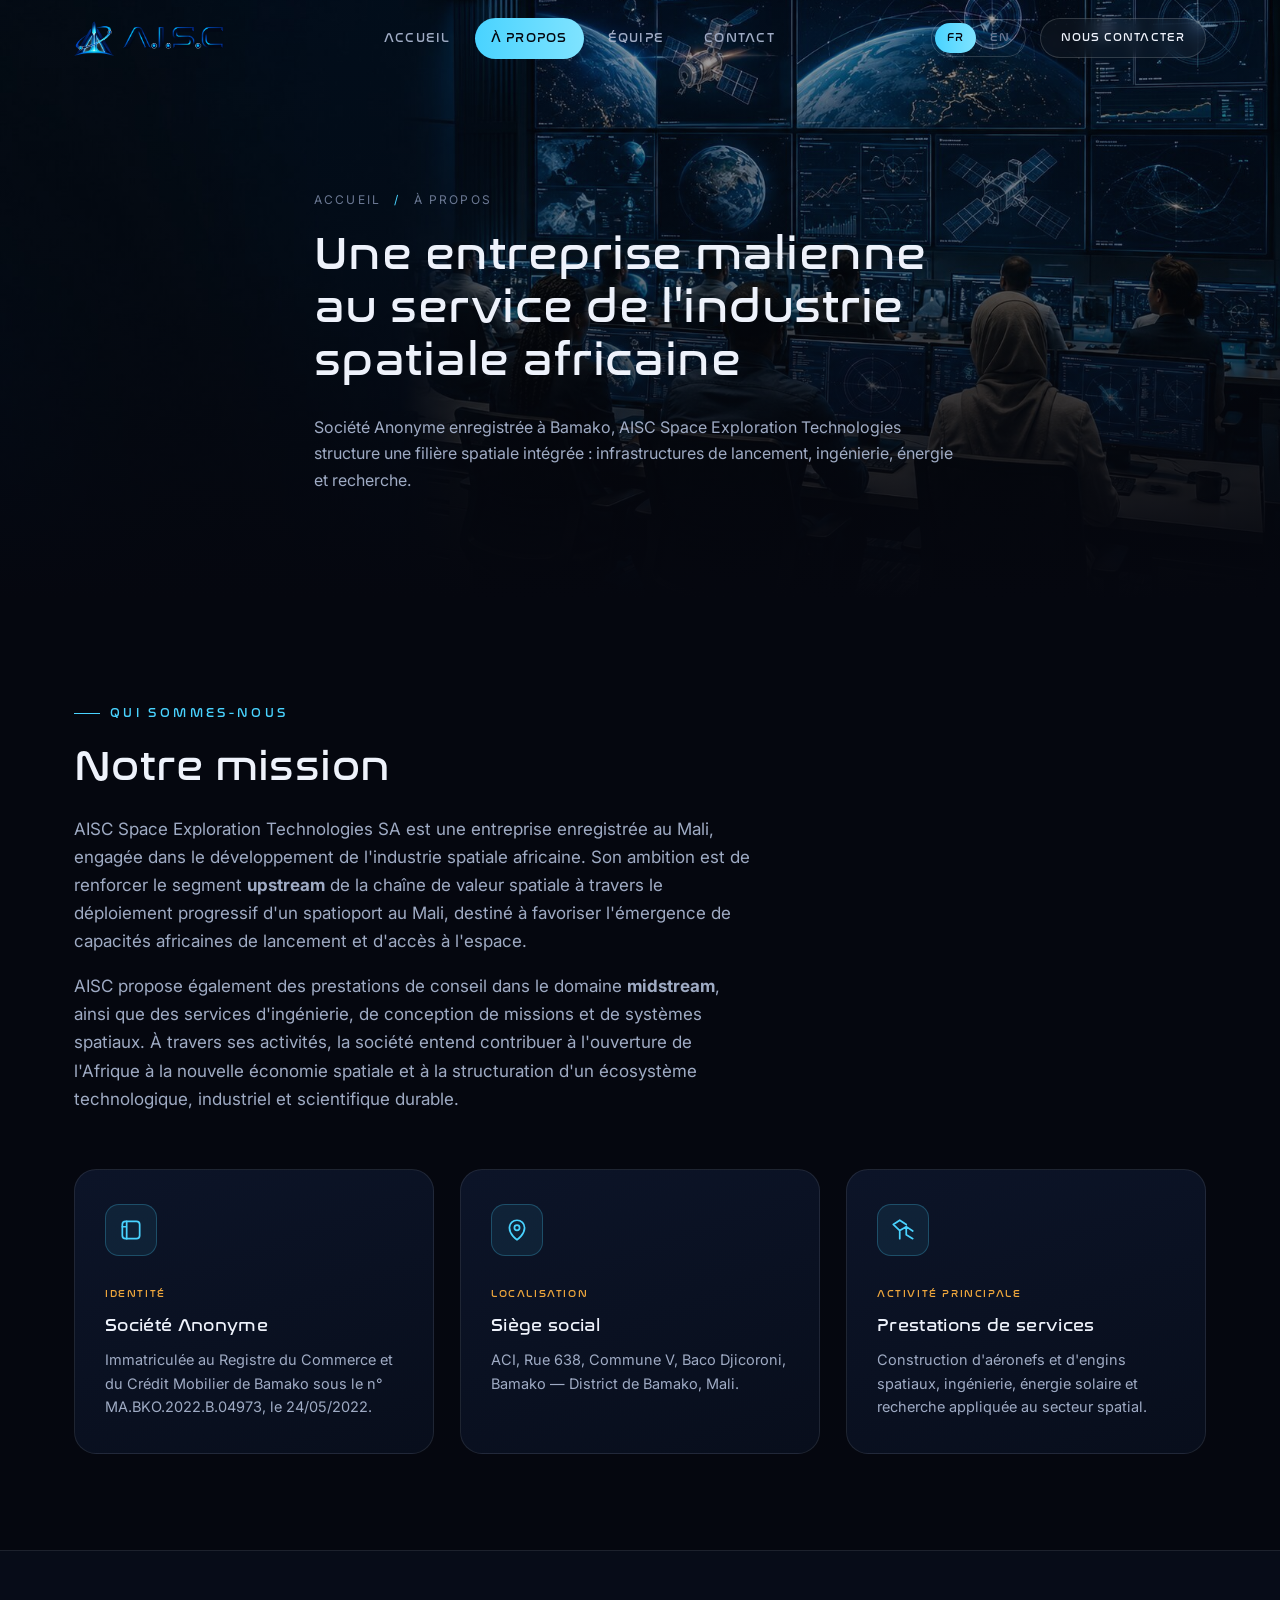
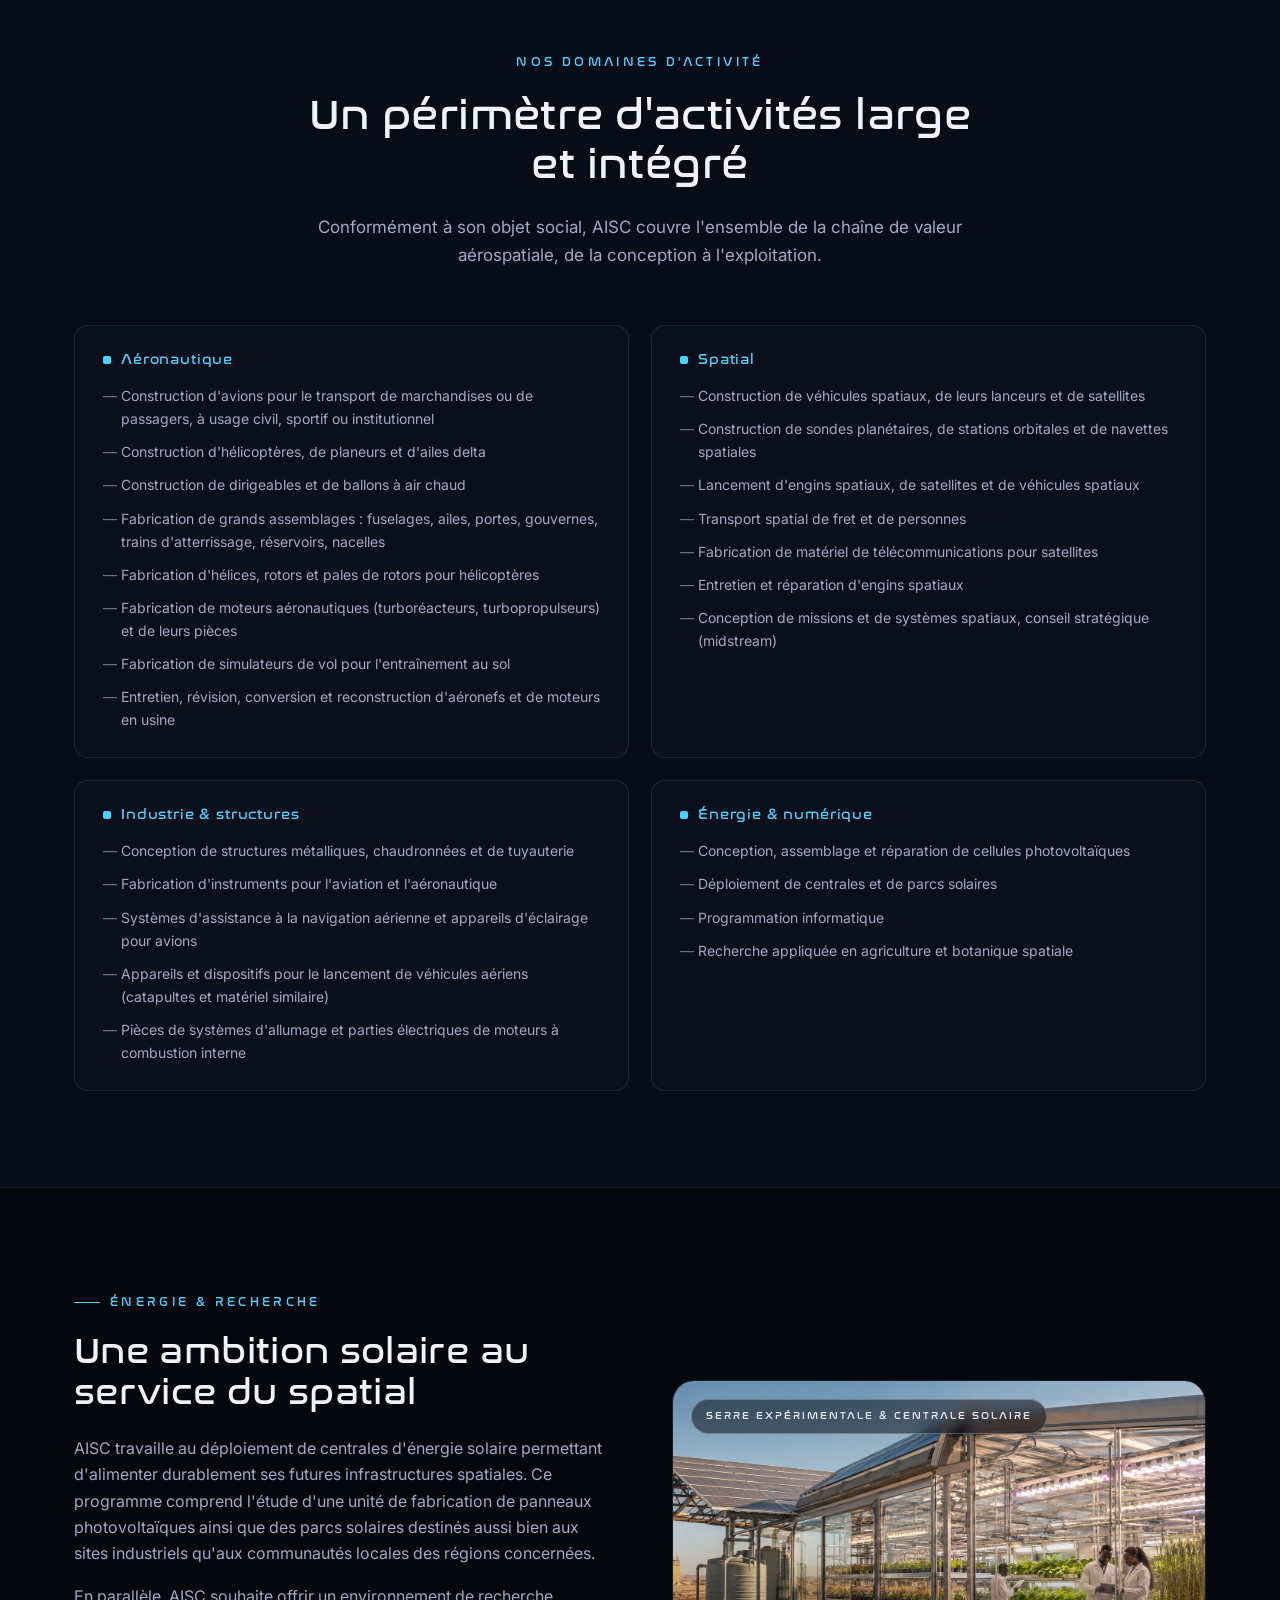
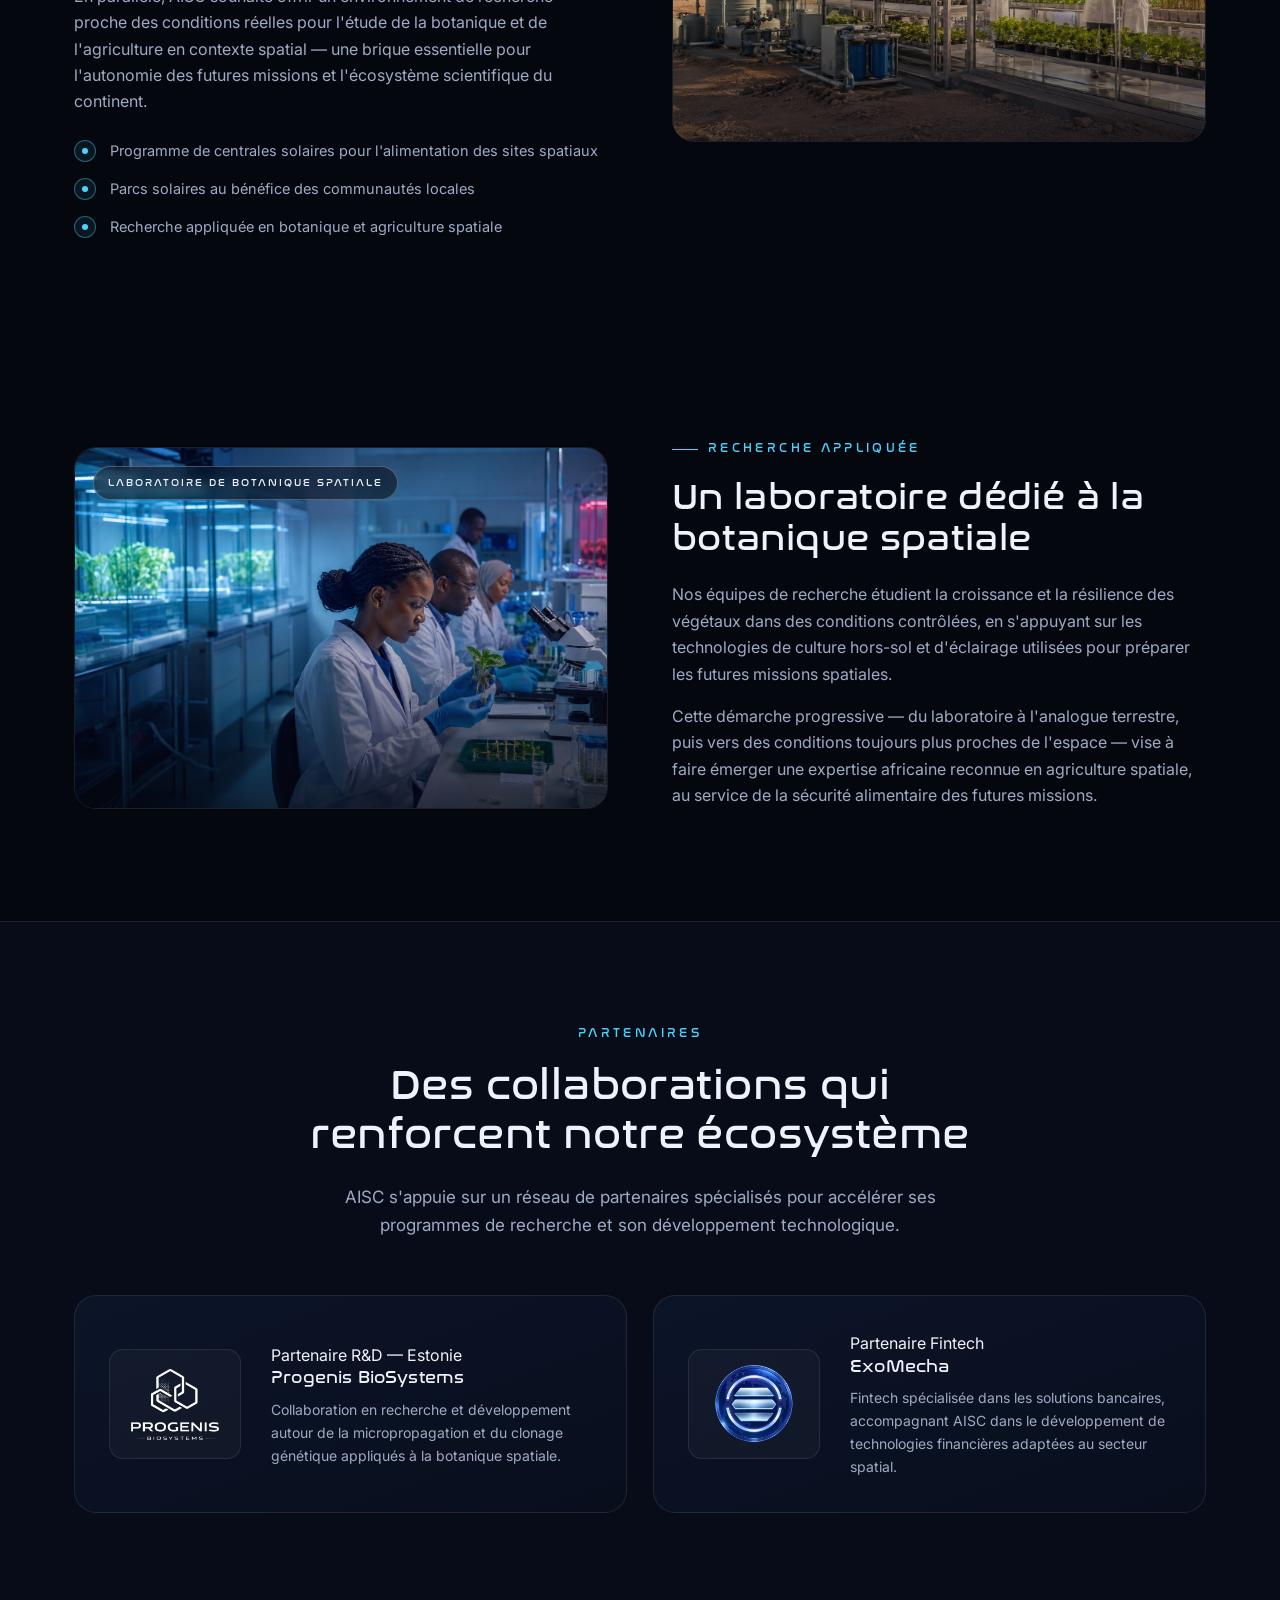
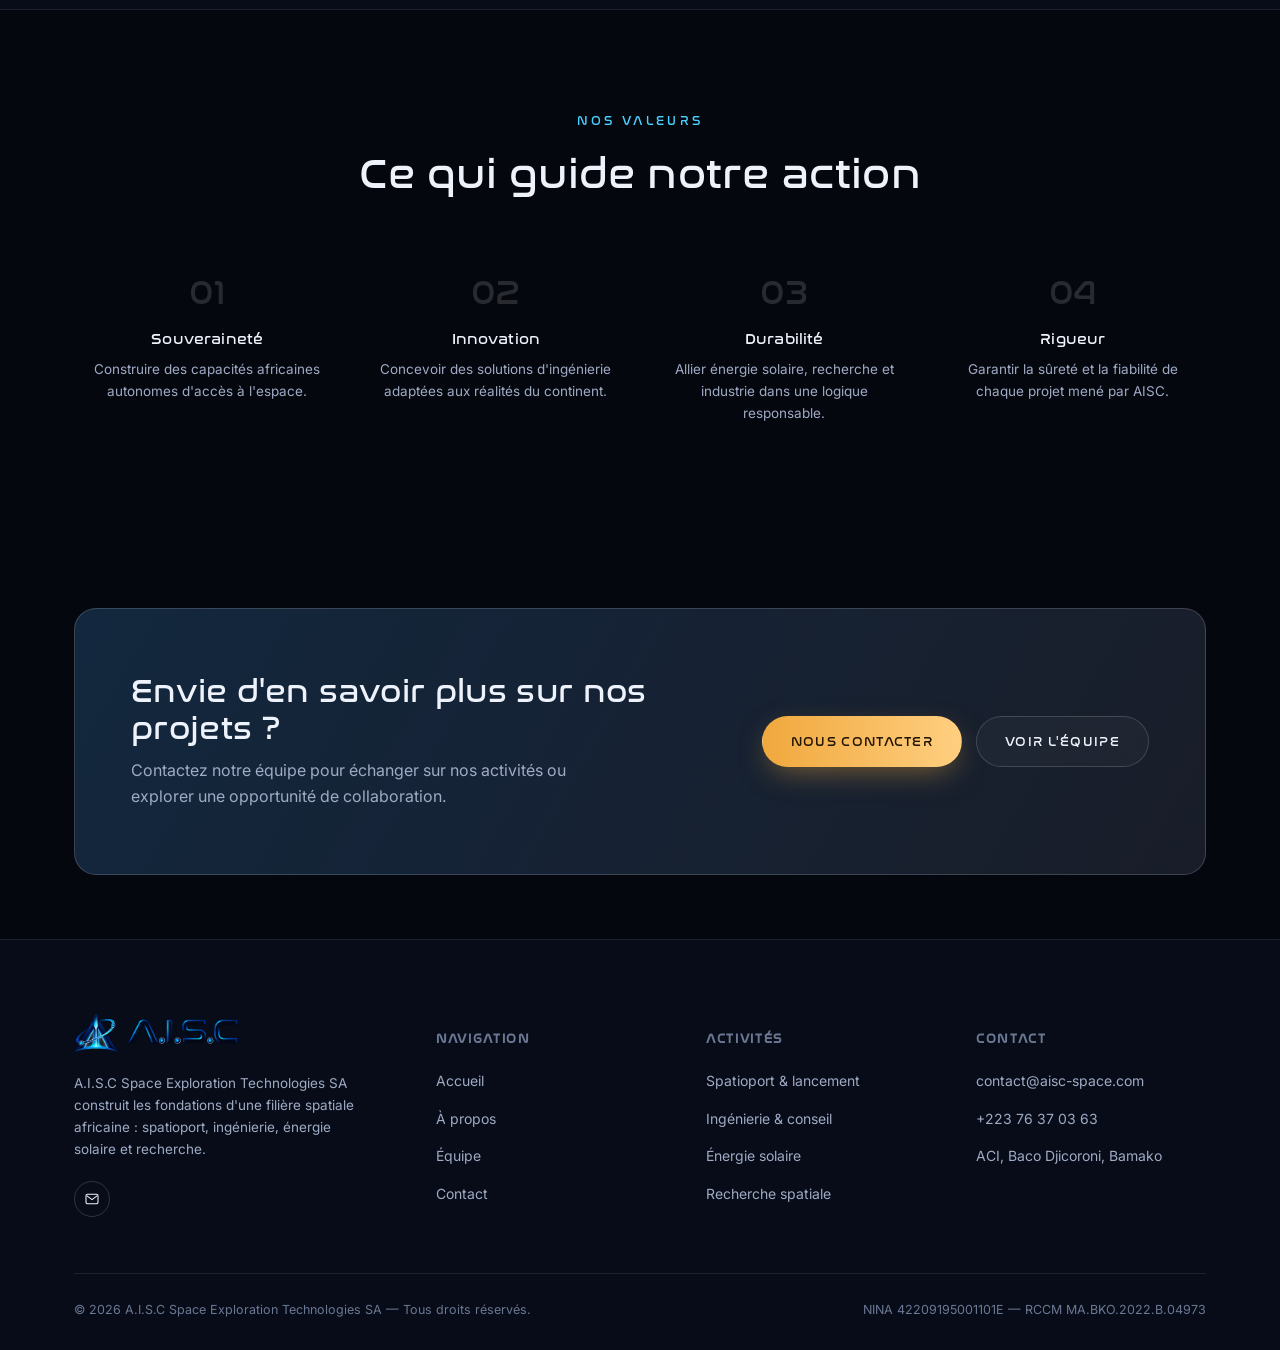
<file: a-propos.html>
<!DOCTYPE html>
<html lang="fr">
<head>
<meta charset="UTF-8">
<meta name="viewport" content="width=device-width, initial-scale=1.0">
<title>À propos — A.I.S.C Space Exploration Technologies</title>
<meta name="description" content="Découvrez la mission, l'identité juridique et les domaines d'activité d'A.I.S.C Space Exploration Technologies SA : aéronautique, spatial, énergie solaire et recherche.">
<meta property="og:title" content="À propos — A.I.S.C Space Exploration Technologies">
<meta property="og:image" content="assets/img/spaceport.jpg">
<link rel="icon" type="image/png" href="assets/img/favicon.png">
<link rel="preconnect" href="https://fonts.googleapis.com">
<link rel="preconnect" href="https://fonts.gstatic.com" crossorigin>
<link href="https://fonts.googleapis.com/css2?family=Inter:wght@400;500;600;700&display=swap" rel="stylesheet">
<link rel="stylesheet" href="assets/css/style.css">
</head>
<body>

<!-- ============ HEADER ============ -->
<header class="site-header">
  <div class="container">
    <a href="index.html" class="brand">
      <img src="assets/img/logo-header.png" alt="A.I.S.C Space Exploration Technologies" class="brand-logo">
    </a>

    <nav class="nav-links">
      <a href="index.html">Accueil</a>
      <a href="a-propos.html">À propos</a>
      <a href="equipe.html">Équipe</a>
      <a href="contact.html">Contact</a>
    </nav>

    <div class="nav-cta">
      <div class="lang-switch">
        <a href="a-propos.html" class="is-active">FR</a>
        <a href="en/about.html">EN</a>
      </div>
      <a href="contact.html" class="btn btn-ghost btn-sm">Nous contacter</a>
      <button class="nav-toggle" aria-label="Ouvrir le menu" aria-expanded="false">
        <span></span><span></span><span></span>
      </button>
    </div>
  </div>
</header>

<!-- ============ PAGE HERO ============ -->
<section class="page-hero">
  <div class="hero-bg" style="background-image:url('assets/img/control-room.jpg');"></div>
  <div class="container page-hero-inner">
    <div class="breadcrumb">Accueil <span class="sep">/</span> À propos</div>
    <h1 class="font-display">Une entreprise malienne au service de l'industrie spatiale africaine</h1>
    <p class="lead">Société Anonyme enregistrée à Bamako, AISC Space Exploration Technologies structure une filière spatiale intégrée : infrastructures de lancement, ingénierie, énergie et recherche.</p>
  </div>
</section>

<!-- ============ MISSION ============ -->
<section class="section">
  <div class="container">
    <div class="section-head" data-reveal>
      <div class="eyebrow">Qui sommes-nous</div>
      <h2 class="font-display">Notre mission</h2>
      <p>AISC Space Exploration Technologies SA est une entreprise enregistrée au Mali, engagée dans le développement de l'industrie spatiale africaine. Son ambition est de renforcer le segment <strong>upstream</strong> de la chaîne de valeur spatiale à travers le déploiement progressif d'un spatioport au Mali, destiné à favoriser l'émergence de capacités africaines de lancement et d'accès à l'espace.</p>
      <p>AISC propose également des prestations de conseil dans le domaine <strong>midstream</strong>, ainsi que des services d'ingénierie, de conception de missions et de systèmes spatiaux. À travers ses activités, la société entend contribuer à l'ouverture de l'Afrique à la nouvelle économie spatiale et à la structuration d'un écosystème technologique, industriel et scientifique durable.</p>
    </div>

    <div class="grid grid-3" data-reveal>
      <div class="card">
        <div class="card-icon"><svg viewBox="0 0 24 24" fill="none" stroke-width="1.6" stroke-linecap="round" stroke-linejoin="round"><rect x="4" y="4" width="16" height="16" rx="3"/><path d="M8 4v16M4 9h4"/></svg></div>
        <span class="tag">Identité</span>
        <h3>Société Anonyme</h3>
        <p>Immatriculée au Registre du Commerce et du Crédit Mobilier de Bamako sous le n° MA.BKO.2022.B.04973, le 24/05/2022.</p>
      </div>
      <div class="card">
        <div class="card-icon"><svg viewBox="0 0 24 24" fill="none" stroke-width="1.6" stroke-linecap="round" stroke-linejoin="round"><path d="M12 21s-7-4.5-7-11a7 7 0 0 1 14 0c0 6.5-7 11-7 11Z"/><circle cx="12" cy="10" r="2.4"/></svg></div>
        <span class="tag">Localisation</span>
        <h3>Siège social</h3>
        <p>ACI, Rue 638, Commune V, Baco Djicoroni, Bamako — District de Bamako, Mali.</p>
      </div>
      <div class="card">
        <div class="card-icon"><svg viewBox="0 0 24 24" fill="none" stroke-width="1.6" stroke-linecap="round" stroke-linejoin="round"><path d="M9 12.5 3 6.9 9 3l6 3.9M9 12.5v7.5M9 12.5l6-3.6M15 8.9v7.5L21 20l-6-3.6M15 8.9 21 13"/></svg></div>
        <span class="tag">Activité principale</span>
        <h3>Prestations de services</h3>
        <p>Construction d'aéronefs et d'engins spatiaux, ingénierie, énergie solaire et recherche appliquée au secteur spatial.</p>
      </div>
    </div>
  </div>
</section>

<!-- ============ ACTIVITES DETAILLEES ============ -->
<section class="section section--alt" id="activites">
  <div class="container">
    <div class="section-head center" data-reveal>
      <div class="eyebrow">Nos domaines d'activité</div>
      <h2 class="font-display">Un périmètre d'activités large et intégré</h2>
      <p>Conformément à son objet social, AISC couvre l'ensemble de la chaîne de valeur aérospatiale, de la conception à l'exploitation.</p>
    </div>

    <div class="activity-groups" data-reveal>
      <div class="activity-group">
        <h4 class="font-display">Aéronautique</h4>
        <ul>
          <li>Construction d'avions pour le transport de marchandises ou de passagers, à usage civil, sportif ou institutionnel</li>
          <li>Construction d'hélicoptères, de planeurs et d'ailes delta</li>
          <li>Construction de dirigeables et de ballons à air chaud</li>
          <li>Fabrication de grands assemblages : fuselages, ailes, portes, gouvernes, trains d'atterrissage, réservoirs, nacelles</li>
          <li>Fabrication d'hélices, rotors et pales de rotors pour hélicoptères</li>
          <li>Fabrication de moteurs aéronautiques (turboréacteurs, turbopropulseurs) et de leurs pièces</li>
          <li>Fabrication de simulateurs de vol pour l'entraînement au sol</li>
          <li>Entretien, révision, conversion et reconstruction d'aéronefs et de moteurs en usine</li>
        </ul>
      </div>

      <div class="activity-group">
        <h4 class="font-display">Spatial</h4>
        <ul>
          <li>Construction de véhicules spatiaux, de leurs lanceurs et de satellites</li>
          <li>Construction de sondes planétaires, de stations orbitales et de navettes spatiales</li>
          <li>Lancement d'engins spatiaux, de satellites et de véhicules spatiaux</li>
          <li>Transport spatial de fret et de personnes</li>
          <li>Fabrication de matériel de télécommunications pour satellites</li>
          <li>Entretien et réparation d'engins spatiaux</li>
          <li>Conception de missions et de systèmes spatiaux, conseil stratégique (midstream)</li>
        </ul>
      </div>

      <div class="activity-group">
        <h4 class="font-display">Industrie &amp; structures</h4>
        <ul>
          <li>Conception de structures métalliques, chaudronnées et de tuyauterie</li>
          <li>Fabrication d'instruments pour l'aviation et l'aéronautique</li>
          <li>Systèmes d'assistance à la navigation aérienne et appareils d'éclairage pour avions</li>
          <li>Appareils et dispositifs pour le lancement de véhicules aériens (catapultes et matériel similaire)</li>
          <li>Pièces de systèmes d'allumage et parties électriques de moteurs à combustion interne</li>
        </ul>
      </div>

      <div class="activity-group">
        <h4 class="font-display">Énergie &amp; numérique</h4>
        <ul>
          <li>Conception, assemblage et réparation de cellules photovoltaïques</li>
          <li>Déploiement de centrales et de parcs solaires</li>
          <li>Programmation informatique</li>
          <li>Recherche appliquée en agriculture et botanique spatiale</li>
        </ul>
      </div>
    </div>
  </div>
</section>

<!-- ============ ENERGIE & RECHERCHE ============ -->
<section class="section">
  <div class="container">
    <div class="split">
      <div class="split-body" data-reveal>
        <div class="eyebrow">Énergie &amp; recherche</div>
        <h2 class="font-display">Une ambition solaire au service du spatial</h2>
        <p>AISC travaille au déploiement de centrales d'énergie solaire permettant d'alimenter durablement ses futures infrastructures spatiales. Ce programme comprend l'étude d'une unité de fabrication de panneaux photovoltaïques ainsi que des parcs solaires destinés aussi bien aux sites industriels qu'aux communautés locales des régions concernées.</p>
        <p>En parallèle, AISC souhaite offrir un environnement de recherche proche des conditions réelles pour l'étude de la botanique et de l'agriculture en contexte spatial — une brique essentielle pour l'autonomie des futures missions et l'écosystème scientifique du continent.</p>
        <ul class="checklist">
          <li><span class="dot"></span> Programme de centrales solaires pour l'alimentation des sites spatiaux</li>
          <li><span class="dot"></span> Parcs solaires au bénéfice des communautés locales</li>
          <li><span class="dot"></span> Recherche appliquée en botanique et agriculture spatiale</li>
        </ul>
      </div>
      <div class="split-media" data-reveal>
        <span class="frame-tag">Serre expérimentale &amp; centrale solaire</span>
        <img src="assets/img/research-greenhouse-solar.jpg" alt="Serre expérimentale alimentée par une centrale solaire, site pilote AISC" loading="lazy">
      </div>
    </div>
  </div>
</section>

<!-- ============ LABORATOIRE BOTANIQUE ============ -->
<section class="section">
  <div class="container">
    <div class="split reverse">
      <div class="split-body" data-reveal>
        <div class="eyebrow">Recherche appliquée</div>
        <h2 class="font-display">Un laboratoire dédié à la botanique spatiale</h2>
        <p>Nos équipes de recherche étudient la croissance et la résilience des végétaux dans des conditions contrôlées, en s'appuyant sur les technologies de culture hors-sol et d'éclairage utilisées pour préparer les futures missions spatiales.</p>
        <p>Cette démarche progressive — du laboratoire à l'analogue terrestre, puis vers des conditions toujours plus proches de l'espace — vise à faire émerger une expertise africaine reconnue en agriculture spatiale, au service de la sécurité alimentaire des futures missions.</p>
      </div>
      <div class="split-media" data-reveal>
        <span class="frame-tag">Laboratoire de botanique spatiale</span>
        <img src="assets/img/research-lab.jpg" alt="Chercheurs analysant des plants en laboratoire de botanique spatiale" loading="lazy">
      </div>
    </div>
  </div>
</section>

<!-- ============ PARTENAIRES ============ -->
<section class="section section--alt">
  <div class="container">
    <div class="section-head center" data-reveal>
      <div class="eyebrow">Partenaires</div>
      <h2 class="font-display">Des collaborations qui renforcent notre écosystème</h2>
      <p>AISC s'appuie sur un réseau de partenaires spécialisés pour accélérer ses programmes de recherche et son développement technologique.</p>
    </div>

    <div class="partners-grid" data-reveal>
      <div class="partner-card">
        <div class="partner-logo">
          <img src="assets/img/partners/progenis-logo.png" alt="Logo Progenis BioSystems">
        </div>
        <div class="partner-body">
          <span class="tag">Partenaire R&amp;D — Estonie</span>
          <h3>Progenis BioSystems</h3>
          <p>Collaboration en recherche et développement autour de la micropropagation et du clonage génétique appliqués à la botanique spatiale.</p>
        </div>
      </div>

      <div class="partner-card">
        <div class="partner-logo">
          <img src="assets/img/partners/exomecha-logo.png" alt="Logo ExoMecha">
        </div>
        <div class="partner-body">
          <span class="tag">Partenaire Fintech</span>
          <h3>ExoMecha</h3>
          <p>Fintech spécialisée dans les solutions bancaires, accompagnant AISC dans le développement de technologies financières adaptées au secteur spatial.</p>
        </div>
      </div>
    </div>
  </div>
</section>

<!-- ============ VALEURS ============ -->
<section class="section">
  <div class="container">
    <div class="section-head center" data-reveal>
      <div class="eyebrow">Nos valeurs</div>
      <h2 class="font-display">Ce qui guide notre action</h2>
    </div>
    <div class="values-grid" data-reveal>
      <div class="value-item">
        <span class="num font-display">01</span>
        <h4 class="font-display">Souveraineté</h4>
        <p>Construire des capacités africaines autonomes d'accès à l'espace.</p>
      </div>
      <div class="value-item">
        <span class="num font-display">02</span>
        <h4 class="font-display">Innovation</h4>
        <p>Concevoir des solutions d'ingénierie adaptées aux réalités du continent.</p>
      </div>
      <div class="value-item">
        <span class="num font-display">03</span>
        <h4 class="font-display">Durabilité</h4>
        <p>Allier énergie solaire, recherche et industrie dans une logique responsable.</p>
      </div>
      <div class="value-item">
        <span class="num font-display">04</span>
        <h4 class="font-display">Rigueur</h4>
        <p>Garantir la sûreté et la fiabilité de chaque projet mené par AISC.</p>
      </div>
    </div>
  </div>
</section>

<!-- ============ CTA ============ -->
<section class="section--tight">
  <div class="container">
    <div class="cta-banner" data-reveal>
      <div>
        <h2 class="font-display">Envie d'en savoir plus sur nos projets ?</h2>
        <p>Contactez notre équipe pour échanger sur nos activités ou explorer une opportunité de collaboration.</p>
      </div>
      <div class="cta-actions">
        <a href="contact.html" class="btn btn-gold">Nous contacter</a>
        <a href="equipe.html" class="btn btn-ghost">Voir l'équipe</a>
      </div>
    </div>
  </div>
</section>

<!-- ============ FOOTER ============ -->
<footer class="site-footer">
  <div class="container">
    <div class="footer-top">
      <div class="footer-brand">
        <a href="index.html" class="brand">
          <img src="assets/img/logo-header.png" alt="A.I.S.C Space Exploration Technologies" class="brand-logo">
        </a>
        <p>A.I.S.C Space Exploration Technologies SA construit les fondations d'une filière spatiale africaine : spatioport, ingénierie, énergie solaire et recherche.</p>
        <div class="social-row" style="margin-top:20px;">
          <a href="mailto:contact@aisc-space.com" aria-label="Email"><svg viewBox="0 0 24 24" fill="none" stroke="currentColor" stroke-width="1.6"><rect x="3" y="5" width="18" height="14" rx="2"/><path d="m4 7 8 6 8-6"/></svg></a>
        </div>
      </div>

      <div class="footer-col">
        <h5>Navigation</h5>
        <ul>
          <li><a href="index.html">Accueil</a></li>
          <li><a href="a-propos.html">À propos</a></li>
          <li><a href="equipe.html">Équipe</a></li>
          <li><a href="contact.html">Contact</a></li>
        </ul>
      </div>

      <div class="footer-col">
        <h5>Activités</h5>
        <ul>
          <li><a href="a-propos.html#activites">Spatioport &amp; lancement</a></li>
          <li><a href="a-propos.html#activites">Ingénierie &amp; conseil</a></li>
          <li><a href="a-propos.html#activites">Énergie solaire</a></li>
          <li><a href="a-propos.html#activites">Recherche spatiale</a></li>
        </ul>
      </div>

      <div class="footer-col">
        <h5>Contact</h5>
        <ul>
          <li><a href="mailto:contact@aisc-space.com">contact@aisc-space.com</a></li>
          <li><a href="tel:+22376370363">+223 76 37 03 63</a></li>
          <li><a href="contact.html">ACI, Baco Djicoroni, Bamako</a></li>
        </ul>
      </div>
    </div>

    <div class="footer-bottom">
      <span>© <span id="year">2026</span> A.I.S.C Space Exploration Technologies SA — Tous droits réservés.</span>
      <span>NINA 42209195001101E — RCCM MA.BKO.2022.B.04973</span>
    </div>
  </div>
</footer>

<button class="to-top" aria-label="Retour en haut">
  <svg viewBox="0 0 24 24" fill="none" stroke="currentColor" stroke-width="2" stroke-linecap="round" stroke-linejoin="round"><path d="m18 15-6-6-6 6"/></svg>
</button>

<script src="assets/js/script.js"></script>
</body>
</html>
</file>
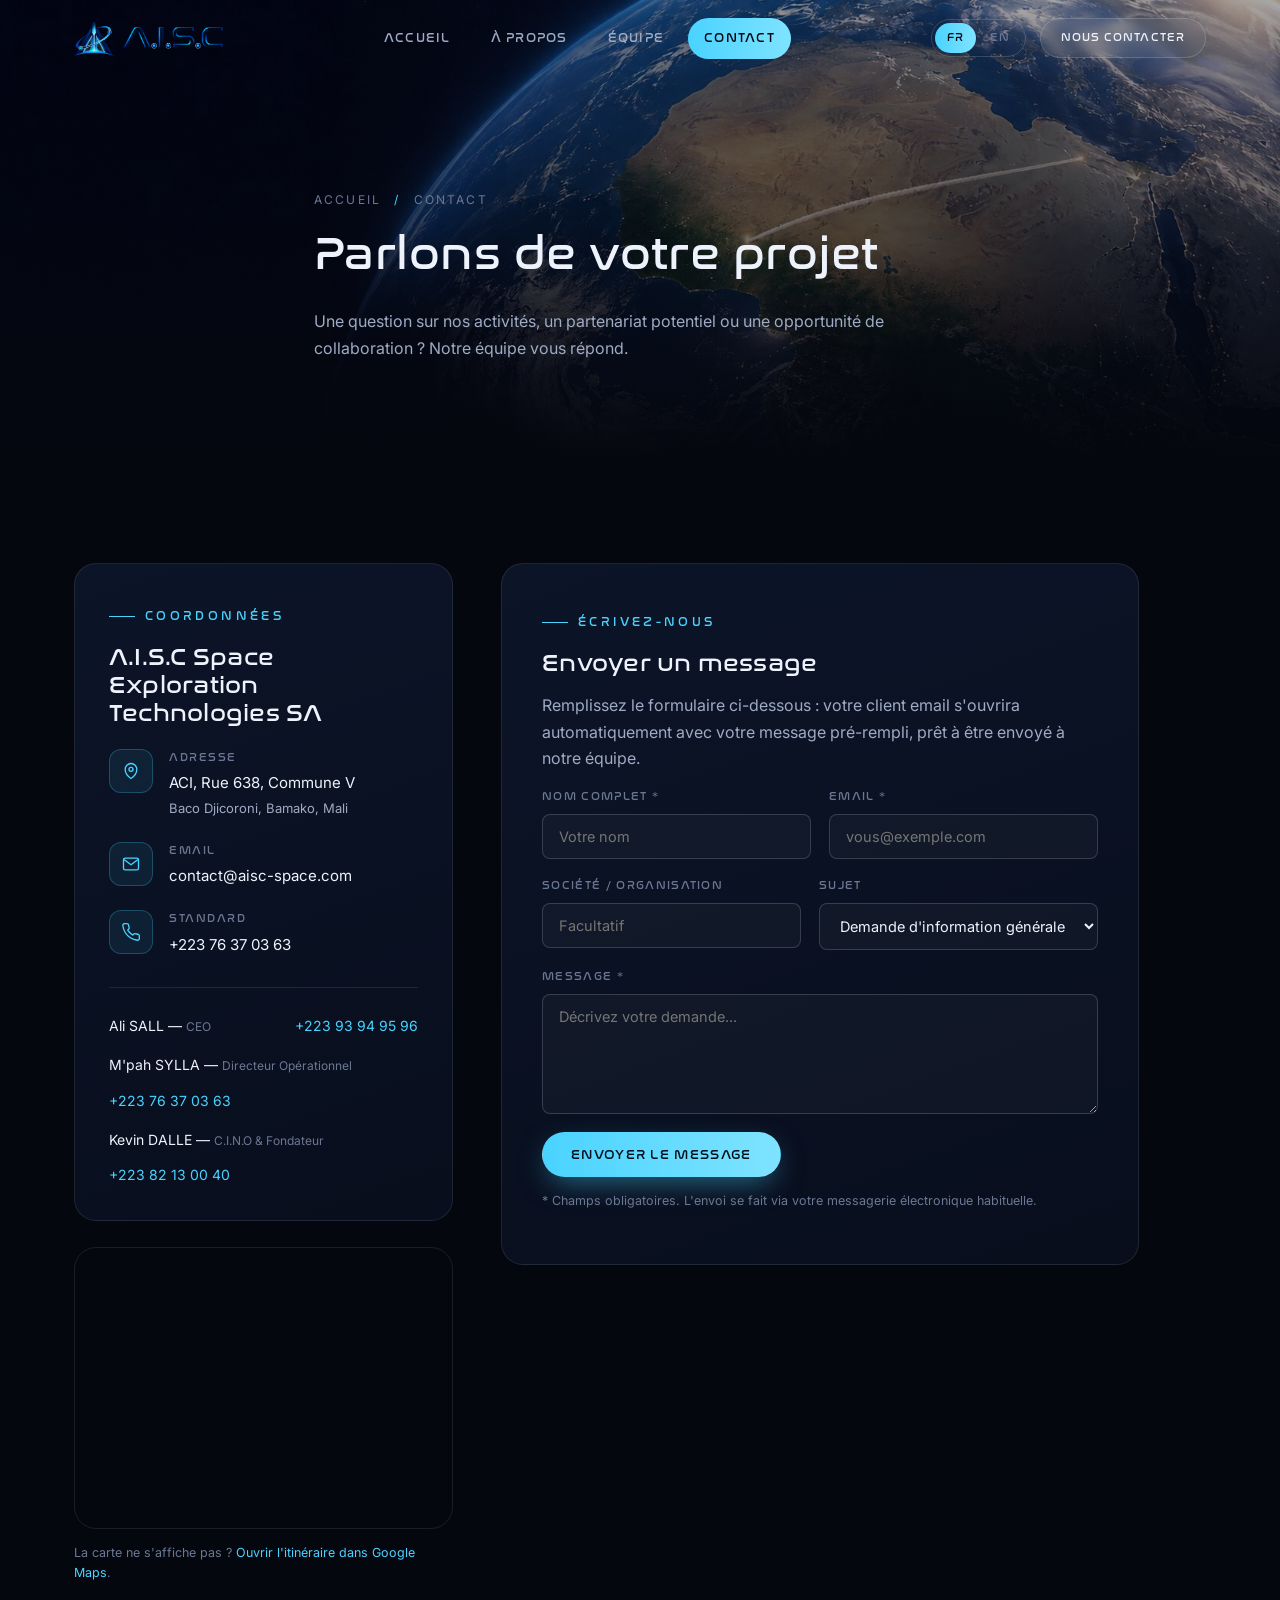
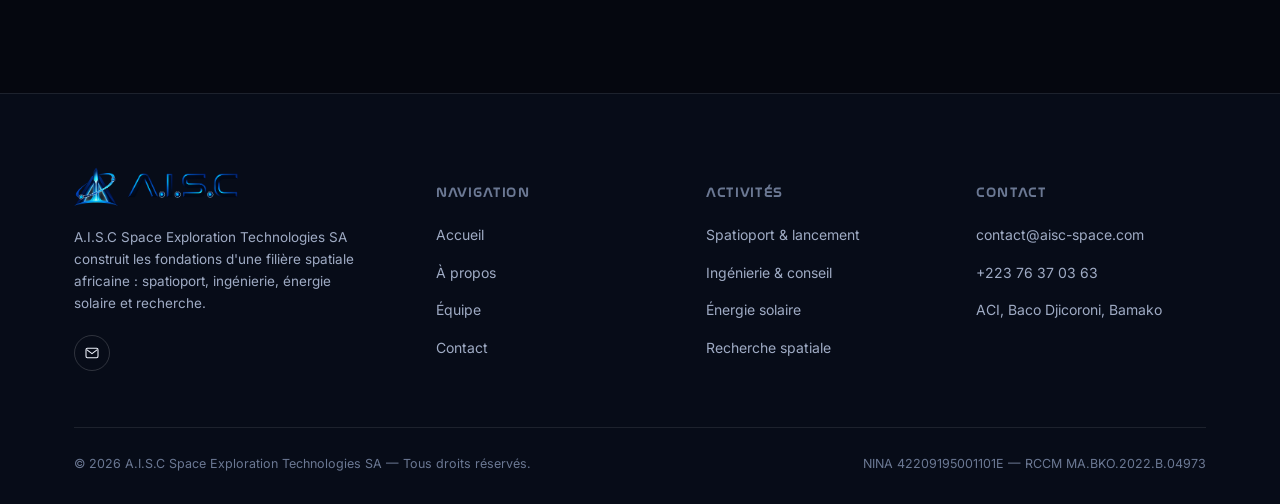
<file: contact.html>
<!DOCTYPE html>
<html lang="fr">
<head>
<meta charset="UTF-8">
<meta name="viewport" content="width=device-width, initial-scale=1.0">
<title>Contact — A.I.S.C Space Exploration Technologies</title>
<meta name="description" content="Contactez A.I.S.C Space Exploration Technologies SA à Bamako, Mali : email, téléphone et formulaire de contact.">
<meta property="og:title" content="Contact — A.I.S.C Space Exploration Technologies">
<meta property="og:image" content="assets/img/earth-launch.jpg">
<link rel="icon" type="image/png" href="assets/img/favicon.png">
<link rel="preconnect" href="https://fonts.googleapis.com">
<link rel="preconnect" href="https://fonts.gstatic.com" crossorigin>
<link href="https://fonts.googleapis.com/css2?family=Inter:wght@400;500;600;700&display=swap" rel="stylesheet">
<link rel="stylesheet" href="assets/css/style.css">
</head>
<body>

<!-- ============ HEADER ============ -->
<header class="site-header">
  <div class="container">
    <a href="index.html" class="brand">
      <img src="assets/img/logo-header.png" alt="A.I.S.C Space Exploration Technologies" class="brand-logo">
    </a>

    <nav class="nav-links">
      <a href="index.html">Accueil</a>
      <a href="a-propos.html">À propos</a>
      <a href="equipe.html">Équipe</a>
      <a href="contact.html">Contact</a>
    </nav>

    <div class="nav-cta">
      <div class="lang-switch">
        <a href="contact.html" class="is-active">FR</a>
        <a href="en/contact.html">EN</a>
      </div>
      <a href="contact.html" class="btn btn-ghost btn-sm">Nous contacter</a>
      <button class="nav-toggle" aria-label="Ouvrir le menu" aria-expanded="false">
        <span></span><span></span><span></span>
      </button>
    </div>
  </div>
</header>

<!-- ============ PAGE HERO ============ -->
<section class="page-hero">
  <div class="hero-bg" style="background-image:url('assets/img/earth-launch.jpg');"></div>
  <div class="container page-hero-inner">
    <div class="breadcrumb">Accueil <span class="sep">/</span> Contact</div>
    <h1 class="font-display">Parlons de votre projet</h1>
    <p class="lead">Une question sur nos activités, un partenariat potentiel ou une opportunité de collaboration ? Notre équipe vous répond.</p>
  </div>
</section>

<!-- ============ CONTACT ============ -->
<section class="section">
  <div class="container">
    <div class="contact-grid">

      <!-- Coordonnées -->
      <div data-reveal>
        <div class="contact-card">
          <div class="eyebrow">Coordonnées</div>
          <h2 class="font-display" style="font-size:24px;">A.I.S.C Space Exploration Technologies SA</h2>

          <div class="contact-list">
            <div class="item">
              <span class="icon"><svg viewBox="0 0 24 24" fill="none" stroke="currentColor" stroke-width="1.6" stroke-linecap="round" stroke-linejoin="round"><path d="M12 21s-7-4.5-7-11a7 7 0 0 1 14 0c0 6.5-7 11-7 11Z"/><circle cx="12" cy="10" r="2.4"/></svg></span>
              <div>
                <div class="label">Adresse</div>
                <div class="value">ACI, Rue 638, Commune V<br><small>Baco Djicoroni, Bamako, Mali</small></div>
              </div>
            </div>

            <div class="item">
              <span class="icon"><svg viewBox="0 0 24 24" fill="none" stroke="currentColor" stroke-width="1.6" stroke-linecap="round" stroke-linejoin="round"><rect x="3" y="5" width="18" height="14" rx="2"/><path d="m4 7 8 6 8-6"/></svg></span>
              <div>
                <div class="label">Email</div>
                <div class="value"><a href="mailto:contact@aisc-space.com">contact@aisc-space.com</a></div>
              </div>
            </div>

            <div class="item">
              <span class="icon"><svg viewBox="0 0 24 24" fill="none" stroke="currentColor" stroke-width="1.6" stroke-linecap="round" stroke-linejoin="round"><path d="M22 16.9v3a2 2 0 0 1-2.2 2 19.8 19.8 0 0 1-8.6-3 19.5 19.5 0 0 1-6-6 19.8 19.8 0 0 1-3-8.7A2 2 0 0 1 4.1 2h3a2 2 0 0 1 2 1.7c.1.9.3 1.8.6 2.7a2 2 0 0 1-.4 2.1L8.1 9.7a16 16 0 0 0 6 6l1.2-1.2a2 2 0 0 1 2.1-.4c.9.3 1.8.5 2.7.6a2 2 0 0 1 1.9 2.2Z"/></svg></span>
              <div>
                <div class="label">Standard</div>
                <div class="value"><a href="tel:+22376370363">+223 76 37 03 63</a></div>
              </div>
            </div>
          </div>

          <div class="contact-people">
            <div class="person">
              <span><span class="name">Ali SALL</span> — <span class="role">CEO</span></span>
              <a href="tel:+22393949596">+223 93 94 95 96</a>
            </div>
            <div class="person">
              <span><span class="name">M'pah SYLLA</span> — <span class="role">Directeur Opérationnel</span></span>
              <a href="tel:+22376370363">+223 76 37 03 63</a>
            </div>
            <div class="person">
              <span><span class="name">Kevin DALLE</span> — <span class="role">C.I.N.O &amp; Fondateur</span></span>
              <a href="tel:+22382130040">+223 82 13 00 40</a>
            </div>
          </div>
        </div>

        <div class="map-embed">
          <iframe
            src="https://www.google.com/maps?q=ACI,+Baco+Djicoroni,+Commune+V,+Bamako,+Mali&output=embed"
            loading="lazy"
            referrerpolicy="no-referrer-when-downgrade"
            title="Localisation d'AISC Space Exploration Technologies à Bamako">
          </iframe>
        </div>
        <p class="form-note">
          La carte ne s'affiche pas ? <a href="https://www.google.com/maps/search/?api=1&query=ACI,+Baco+Djicoroni,+Commune+V,+Bamako,+Mali" target="_blank" rel="noopener" style="color:var(--cyan);">Ouvrir l'itinéraire dans Google Maps</a>.
        </p>
      </div>

      <!-- Formulaire -->
      <div data-reveal>
        <div class="form-card">
          <div class="eyebrow">Écrivez-nous</div>
          <h2 class="font-display" style="font-size:24px;">Envoyer un message</h2>
          <p style="margin-top:8px;">Remplissez le formulaire ci-dessous : votre client email s'ouvrira automatiquement avec votre message pré-rempli, prêt à être envoyé à notre équipe.</p>

          <form id="contact-form" novalidate>
            <div class="form-row">
              <div class="field">
                <label for="name">Nom complet *</label>
                <input type="text" id="name" name="name" placeholder="Votre nom" required>
              </div>
              <div class="field">
                <label for="email">Email *</label>
                <input type="email" id="email" name="email" placeholder="vous@exemple.com" required>
              </div>
            </div>

            <div class="form-row">
              <div class="field">
                <label for="org">Société / Organisation</label>
                <input type="text" id="org" name="org" placeholder="Facultatif">
              </div>
              <div class="field">
                <label for="subject">Sujet</label>
                <select id="subject" name="subject">
                  <option value="Demande d'information générale">Demande d'information générale</option>
                  <option value="Partenariat / Collaboration">Partenariat / Collaboration</option>
                  <option value="Investissement">Investissement</option>
                  <option value="Presse / Média">Presse / Média</option>
                  <option value="Autre">Autre</option>
                </select>
              </div>
            </div>

            <div class="form-row">
              <div class="field full">
                <label for="message">Message *</label>
                <textarea id="message" name="message" placeholder="Décrivez votre demande..." required></textarea>
              </div>
            </div>

            <button type="submit" class="btn btn-primary">Envoyer le message</button>
            <p class="form-note">* Champs obligatoires. L'envoi se fait via votre messagerie électronique habituelle.</p>
            <p class="form-status" id="form-status"></p>
          </form>
        </div>
      </div>

    </div>
  </div>
</section>

<!-- ============ FOOTER ============ -->
<footer class="site-footer">
  <div class="container">
    <div class="footer-top">
      <div class="footer-brand">
        <a href="index.html" class="brand">
          <img src="assets/img/logo-header.png" alt="A.I.S.C Space Exploration Technologies" class="brand-logo">
        </a>
        <p>A.I.S.C Space Exploration Technologies SA construit les fondations d'une filière spatiale africaine : spatioport, ingénierie, énergie solaire et recherche.</p>
        <div class="social-row" style="margin-top:20px;">
          <a href="mailto:contact@aisc-space.com" aria-label="Email"><svg viewBox="0 0 24 24" fill="none" stroke="currentColor" stroke-width="1.6"><rect x="3" y="5" width="18" height="14" rx="2"/><path d="m4 7 8 6 8-6"/></svg></a>
        </div>
      </div>

      <div class="footer-col">
        <h5>Navigation</h5>
        <ul>
          <li><a href="index.html">Accueil</a></li>
          <li><a href="a-propos.html">À propos</a></li>
          <li><a href="equipe.html">Équipe</a></li>
          <li><a href="contact.html">Contact</a></li>
        </ul>
      </div>

      <div class="footer-col">
        <h5>Activités</h5>
        <ul>
          <li><a href="a-propos.html#activites">Spatioport &amp; lancement</a></li>
          <li><a href="a-propos.html#activites">Ingénierie &amp; conseil</a></li>
          <li><a href="a-propos.html#activites">Énergie solaire</a></li>
          <li><a href="a-propos.html#activites">Recherche spatiale</a></li>
        </ul>
      </div>

      <div class="footer-col">
        <h5>Contact</h5>
        <ul>
          <li><a href="mailto:contact@aisc-space.com">contact@aisc-space.com</a></li>
          <li><a href="tel:+22376370363">+223 76 37 03 63</a></li>
          <li><a href="contact.html">ACI, Baco Djicoroni, Bamako</a></li>
        </ul>
      </div>
    </div>

    <div class="footer-bottom">
      <span>© <span id="year">2026</span> A.I.S.C Space Exploration Technologies SA — Tous droits réservés.</span>
      <span>NINA 42209195001101E — RCCM MA.BKO.2022.B.04973</span>
    </div>
  </div>
</footer>

<button class="to-top" aria-label="Retour en haut">
  <svg viewBox="0 0 24 24" fill="none" stroke="currentColor" stroke-width="2" stroke-linecap="round" stroke-linejoin="round"><path d="m18 15-6-6-6 6"/></svg>
</button>

<script src="assets/js/script.js"></script>
</body>
</html>
</file>
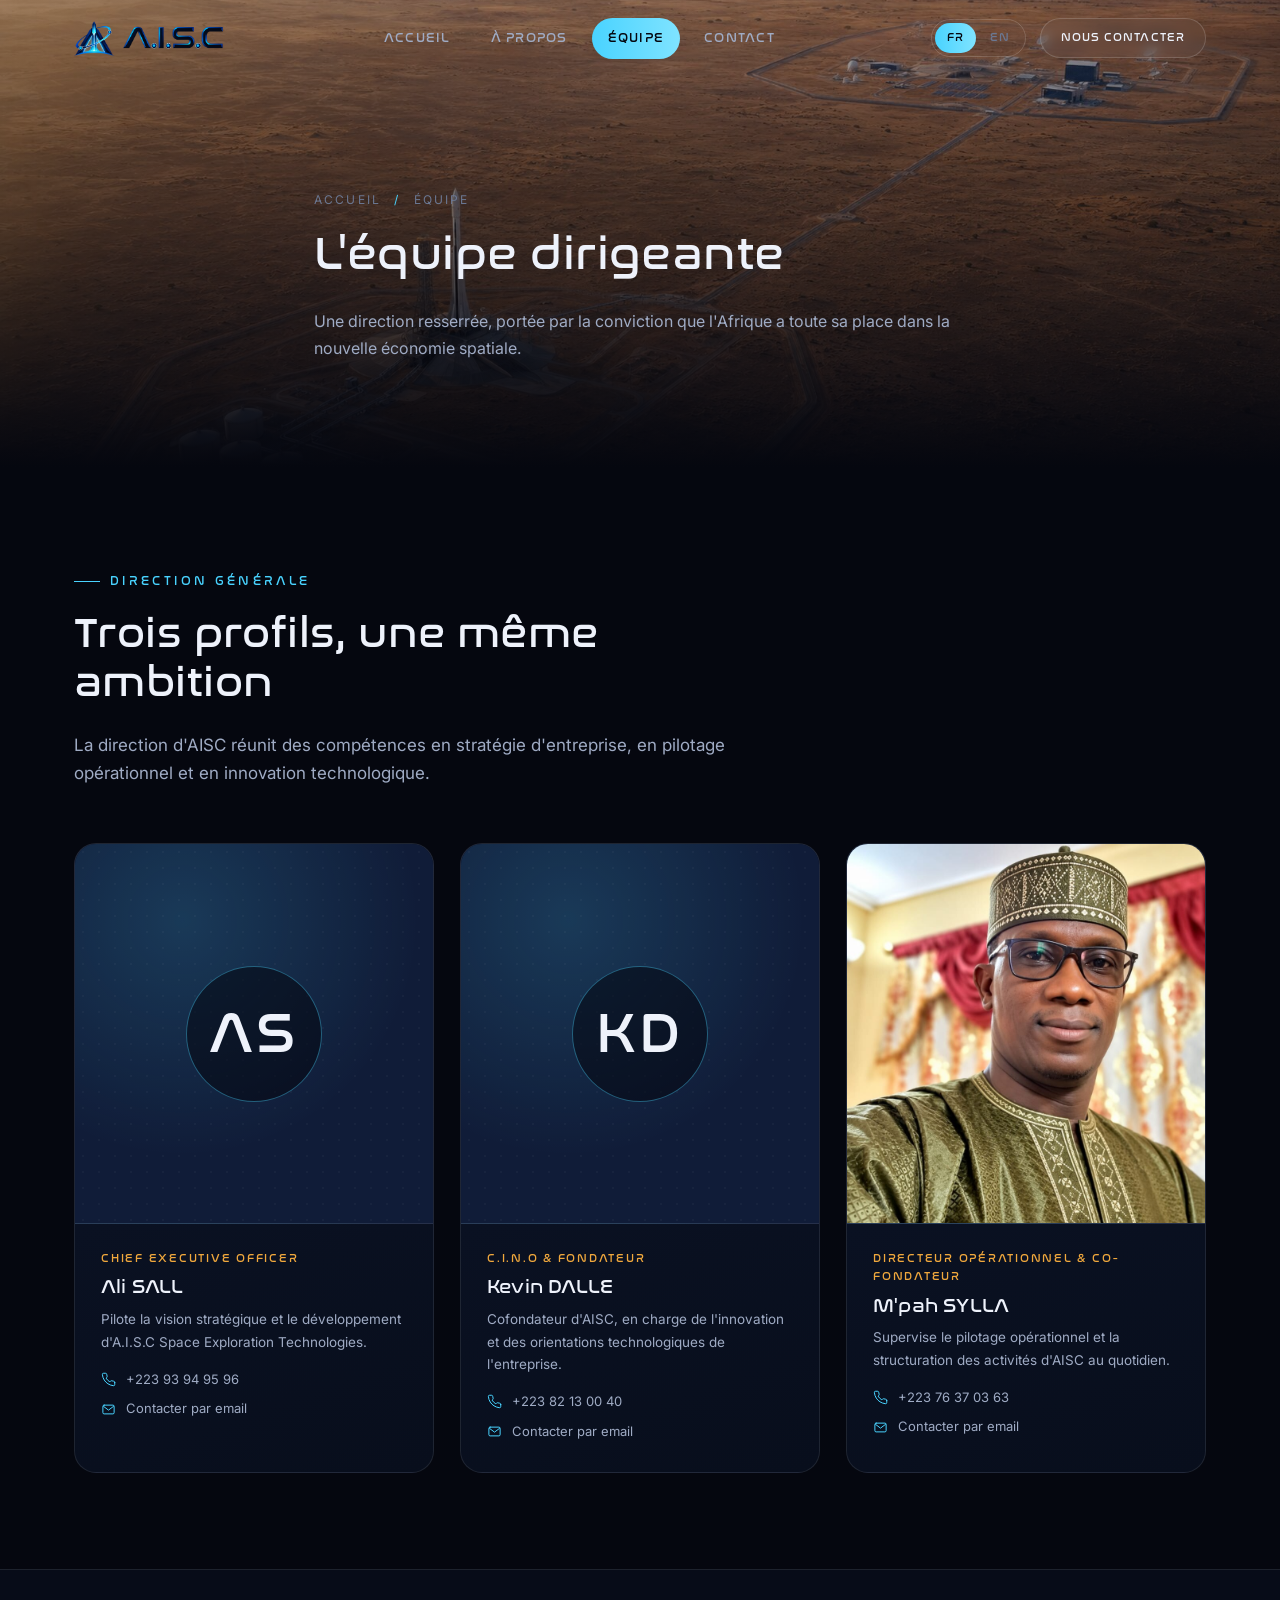
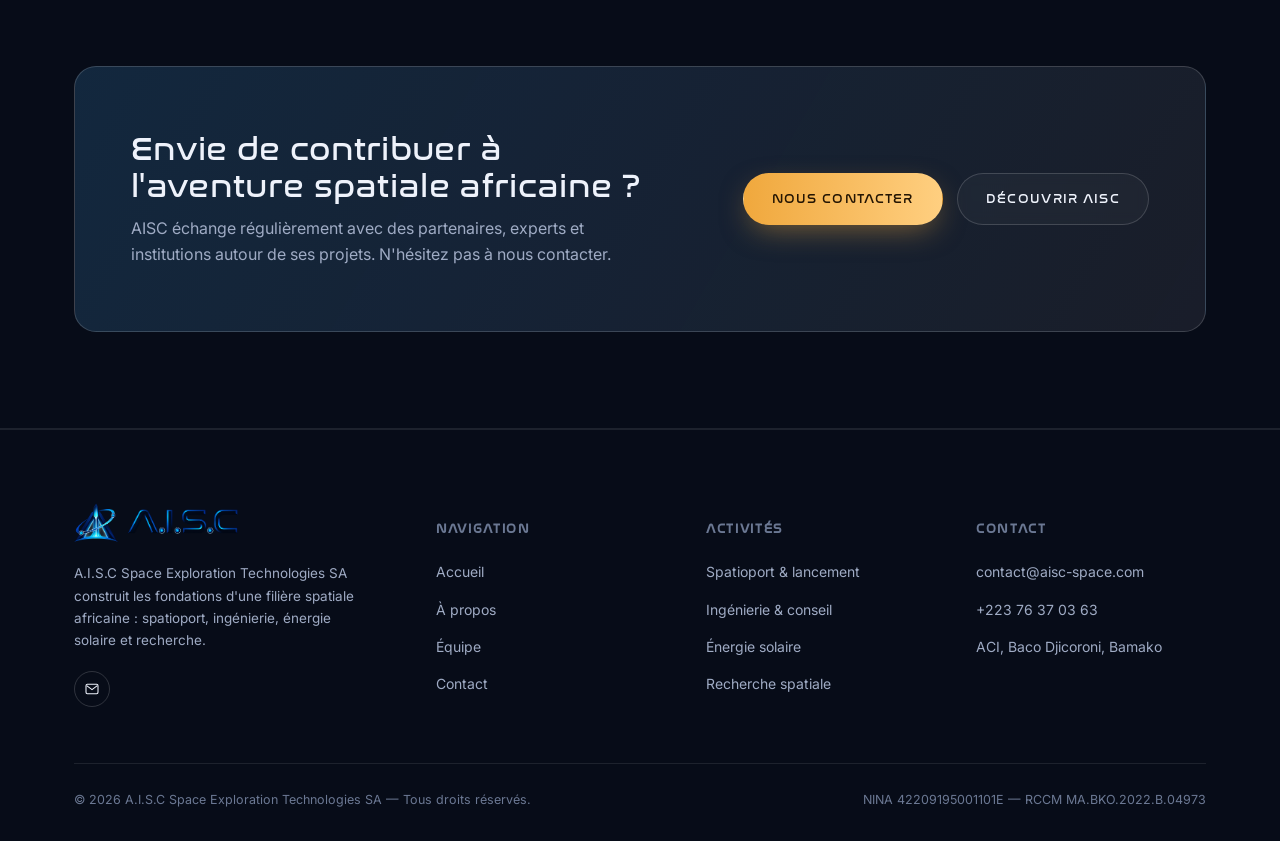
<file: equipe.html>
<!DOCTYPE html>
<html lang="fr">
<head>
<meta charset="UTF-8">
<meta name="viewport" content="width=device-width, initial-scale=1.0">
<title>Équipe — A.I.S.C Space Exploration Technologies</title>
<meta name="description" content="L'équipe dirigeante d'A.I.S.C Space Exploration Technologies SA : direction générale, direction opérationnelle et innovation.">
<meta property="og:title" content="Équipe — A.I.S.C Space Exploration Technologies">
<meta property="og:image" content="assets/img/control-room.jpg">
<link rel="icon" type="image/png" href="assets/img/favicon.png">
<link rel="preconnect" href="https://fonts.googleapis.com">
<link rel="preconnect" href="https://fonts.gstatic.com" crossorigin>
<link href="https://fonts.googleapis.com/css2?family=Inter:wght@400;500;600;700&display=swap" rel="stylesheet">
<link rel="stylesheet" href="assets/css/style.css">
</head>
<body>

<!-- ============ HEADER ============ -->
<header class="site-header">
  <div class="container">
    <a href="index.html" class="brand">
      <img src="assets/img/logo-header.png" alt="A.I.S.C Space Exploration Technologies" class="brand-logo">
    </a>

    <nav class="nav-links">
      <a href="index.html">Accueil</a>
      <a href="a-propos.html">À propos</a>
      <a href="equipe.html">Équipe</a>
      <a href="contact.html">Contact</a>
    </nav>

    <div class="nav-cta">
      <div class="lang-switch">
        <a href="equipe.html" class="is-active">FR</a>
        <a href="en/team.html">EN</a>
      </div>
      <a href="contact.html" class="btn btn-ghost btn-sm">Nous contacter</a>
      <button class="nav-toggle" aria-label="Ouvrir le menu" aria-expanded="false">
        <span></span><span></span><span></span>
      </button>
    </div>
  </div>
</header>

<!-- ============ PAGE HERO ============ -->
<section class="page-hero">
  <div class="hero-bg" style="background-image:url('assets/img/spaceport.jpg');"></div>
  <div class="container page-hero-inner">
    <div class="breadcrumb">Accueil <span class="sep">/</span> Équipe</div>
    <h1 class="font-display">L'équipe dirigeante</h1>
    <p class="lead">Une direction resserrée, portée par la conviction que l'Afrique a toute sa place dans la nouvelle économie spatiale.</p>
  </div>
</section>

<!-- ============ TEAM ============ -->
<section class="section">
  <div class="container">
    <div class="section-head" data-reveal>
      <div class="eyebrow">Direction générale</div>
      <h2 class="font-display">Trois profils, une même ambition</h2>
      <p>La direction d'AISC réunit des compétences en stratégie d'entreprise, en pilotage opérationnel et en innovation technologique.</p>
    </div>

    <div class="team-grid" data-reveal>

      <div class="team-card">
        <div class="team-avatar"><span class="initials font-display">AS</span></div>
        <div class="team-body">
          <div class="team-role">Chief Executive Officer</div>
          <h3 class="font-display">Ali SALL</h3>
          <p>Pilote la vision stratégique et le développement d'A.I.S.C Space Exploration Technologies.</p>
          <div class="team-contact">
            <a href="tel:+22393949596">
              <svg viewBox="0 0 24 24" fill="none" stroke="currentColor" stroke-width="1.6" stroke-linecap="round" stroke-linejoin="round"><path d="M22 16.9v3a2 2 0 0 1-2.2 2 19.8 19.8 0 0 1-8.6-3 19.5 19.5 0 0 1-6-6 19.8 19.8 0 0 1-3-8.7A2 2 0 0 1 4.1 2h3a2 2 0 0 1 2 1.7c.1.9.3 1.8.6 2.7a2 2 0 0 1-.4 2.1L8.1 9.7a16 16 0 0 0 6 6l1.2-1.2a2 2 0 0 1 2.1-.4c.9.3 1.8.5 2.7.6a2 2 0 0 1 1.9 2.2Z"/></svg>
              +223 93 94 95 96
            </a>
            <a href="mailto:contact@aisc-space.com">
              <svg viewBox="0 0 24 24" fill="none" stroke="currentColor" stroke-width="1.6" stroke-linecap="round" stroke-linejoin="round"><rect x="3" y="5" width="18" height="14" rx="2"/><path d="m4 7 8 6 8-6"/></svg>
              Contacter par email
            </a>
          </div>
        </div>
      </div>

      <div class="team-card">
        <div class="team-avatar"><span class="initials font-display">KD</span></div>
        <div class="team-body">
          <div class="team-role">C.I.N.O &amp; Fondateur</div>
          <h3 class="font-display">Kevin DALLE</h3>
          <p>Cofondateur d'AISC, en charge de l'innovation et des orientations technologiques de l'entreprise.</p>
          <div class="team-contact">
            <a href="tel:+22382130040">
              <svg viewBox="0 0 24 24" fill="none" stroke="currentColor" stroke-width="1.6" stroke-linecap="round" stroke-linejoin="round"><path d="M22 16.9v3a2 2 0 0 1-2.2 2 19.8 19.8 0 0 1-8.6-3 19.5 19.5 0 0 1-6-6 19.8 19.8 0 0 1-3-8.7A2 2 0 0 1 4.1 2h3a2 2 0 0 1 2 1.7c.1.9.3 1.8.6 2.7a2 2 0 0 1-.4 2.1L8.1 9.7a16 16 0 0 0 6 6l1.2-1.2a2 2 0 0 1 2.1-.4c.9.3 1.8.5 2.7.6a2 2 0 0 1 1.9 2.2Z"/></svg>
              +223 82 13 00 40
            </a>
            <a href="mailto:contact@aisc-space.com">
              <svg viewBox="0 0 24 24" fill="none" stroke="currentColor" stroke-width="1.6" stroke-linecap="round" stroke-linejoin="round"><rect x="3" y="5" width="18" height="14" rx="2"/><path d="m4 7 8 6 8-6"/></svg>
              Contacter par email
            </a>
          </div>
        </div>
      </div>

      <div class="team-card">
        <div class="team-avatar"><img class="photo" src="assets/img/team/mpah-sylla.jpg" alt="M'pah SYLLA, Directeur Opérationnel & Co-fondateur"></div>
        <div class="team-body">
          <div class="team-role">Directeur Opérationnel &amp; Co-fondateur</div>
          <h3 class="font-display">M'pah SYLLA</h3>
          <p>Supervise le pilotage opérationnel et la structuration des activités d'AISC au quotidien.</p>
          <div class="team-contact">
            <a href="tel:+22376370363">
              <svg viewBox="0 0 24 24" fill="none" stroke="currentColor" stroke-width="1.6" stroke-linecap="round" stroke-linejoin="round"><path d="M22 16.9v3a2 2 0 0 1-2.2 2 19.8 19.8 0 0 1-8.6-3 19.5 19.5 0 0 1-6-6 19.8 19.8 0 0 1-3-8.7A2 2 0 0 1 4.1 2h3a2 2 0 0 1 2 1.7c.1.9.3 1.8.6 2.7a2 2 0 0 1-.4 2.1L8.1 9.7a16 16 0 0 0 6 6l1.2-1.2a2 2 0 0 1 2.1-.4c.9.3 1.8.5 2.7.6a2 2 0 0 1 1.9 2.2Z"/></svg>
              +223 76 37 03 63
            </a>
            <a href="mailto:contact@aisc-space.com">
              <svg viewBox="0 0 24 24" fill="none" stroke="currentColor" stroke-width="1.6" stroke-linecap="round" stroke-linejoin="round"><rect x="3" y="5" width="18" height="14" rx="2"/><path d="m4 7 8 6 8-6"/></svg>
              Contacter par email
            </a>
          </div>
        </div>
      </div>

    </div>
  </div>
</section>

<!-- ============ REJOINDRE ============ -->
<section class="section section--alt">
  <div class="container">
    <div class="cta-banner" data-reveal>
      <div>
        <h2 class="font-display">Envie de contribuer à l'aventure spatiale africaine ?</h2>
        <p>AISC échange régulièrement avec des partenaires, experts et institutions autour de ses projets. N'hésitez pas à nous contacter.</p>
      </div>
      <div class="cta-actions">
        <a href="contact.html" class="btn btn-gold">Nous contacter</a>
        <a href="a-propos.html" class="btn btn-ghost">Découvrir AISC</a>
      </div>
    </div>
  </div>
</section>

<!-- ============ FOOTER ============ -->
<footer class="site-footer">
  <div class="container">
    <div class="footer-top">
      <div class="footer-brand">
        <a href="index.html" class="brand">
          <img src="assets/img/logo-header.png" alt="A.I.S.C Space Exploration Technologies" class="brand-logo">
        </a>
        <p>A.I.S.C Space Exploration Technologies SA construit les fondations d'une filière spatiale africaine : spatioport, ingénierie, énergie solaire et recherche.</p>
        <div class="social-row" style="margin-top:20px;">
          <a href="mailto:contact@aisc-space.com" aria-label="Email"><svg viewBox="0 0 24 24" fill="none" stroke="currentColor" stroke-width="1.6"><rect x="3" y="5" width="18" height="14" rx="2"/><path d="m4 7 8 6 8-6"/></svg></a>
        </div>
      </div>

      <div class="footer-col">
        <h5>Navigation</h5>
        <ul>
          <li><a href="index.html">Accueil</a></li>
          <li><a href="a-propos.html">À propos</a></li>
          <li><a href="equipe.html">Équipe</a></li>
          <li><a href="contact.html">Contact</a></li>
        </ul>
      </div>

      <div class="footer-col">
        <h5>Activités</h5>
        <ul>
          <li><a href="a-propos.html#activites">Spatioport &amp; lancement</a></li>
          <li><a href="a-propos.html#activites">Ingénierie &amp; conseil</a></li>
          <li><a href="a-propos.html#activites">Énergie solaire</a></li>
          <li><a href="a-propos.html#activites">Recherche spatiale</a></li>
        </ul>
      </div>

      <div class="footer-col">
        <h5>Contact</h5>
        <ul>
          <li><a href="mailto:contact@aisc-space.com">contact@aisc-space.com</a></li>
          <li><a href="tel:+22376370363">+223 76 37 03 63</a></li>
          <li><a href="contact.html">ACI, Baco Djicoroni, Bamako</a></li>
        </ul>
      </div>
    </div>

    <div class="footer-bottom">
      <span>© <span id="year">2026</span> A.I.S.C Space Exploration Technologies SA — Tous droits réservés.</span>
      <span>NINA 42209195001101E — RCCM MA.BKO.2022.B.04973</span>
    </div>
  </div>
</footer>

<button class="to-top" aria-label="Retour en haut">
  <svg viewBox="0 0 24 24" fill="none" stroke="currentColor" stroke-width="2" stroke-linecap="round" stroke-linejoin="round"><path d="m18 15-6-6-6 6"/></svg>
</button>

<script src="assets/js/script.js"></script>
</body>
</html>
</file>
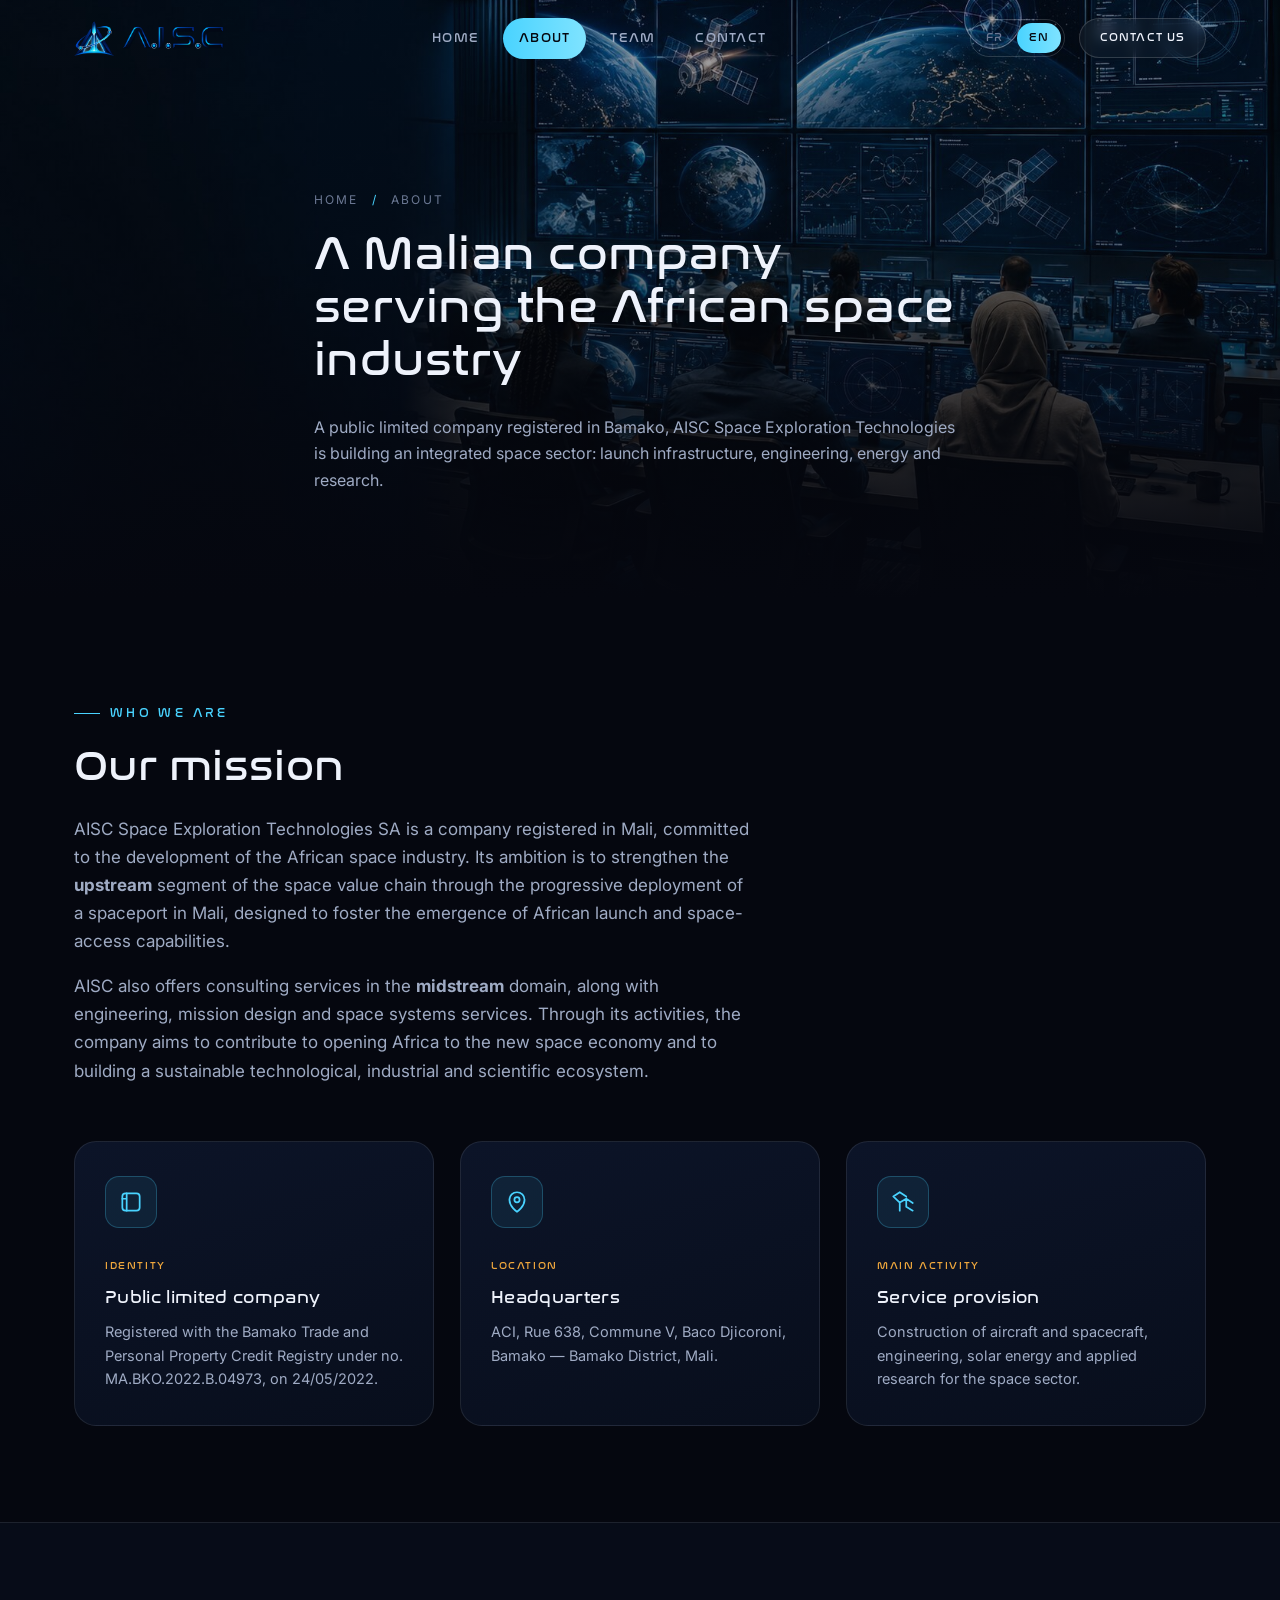
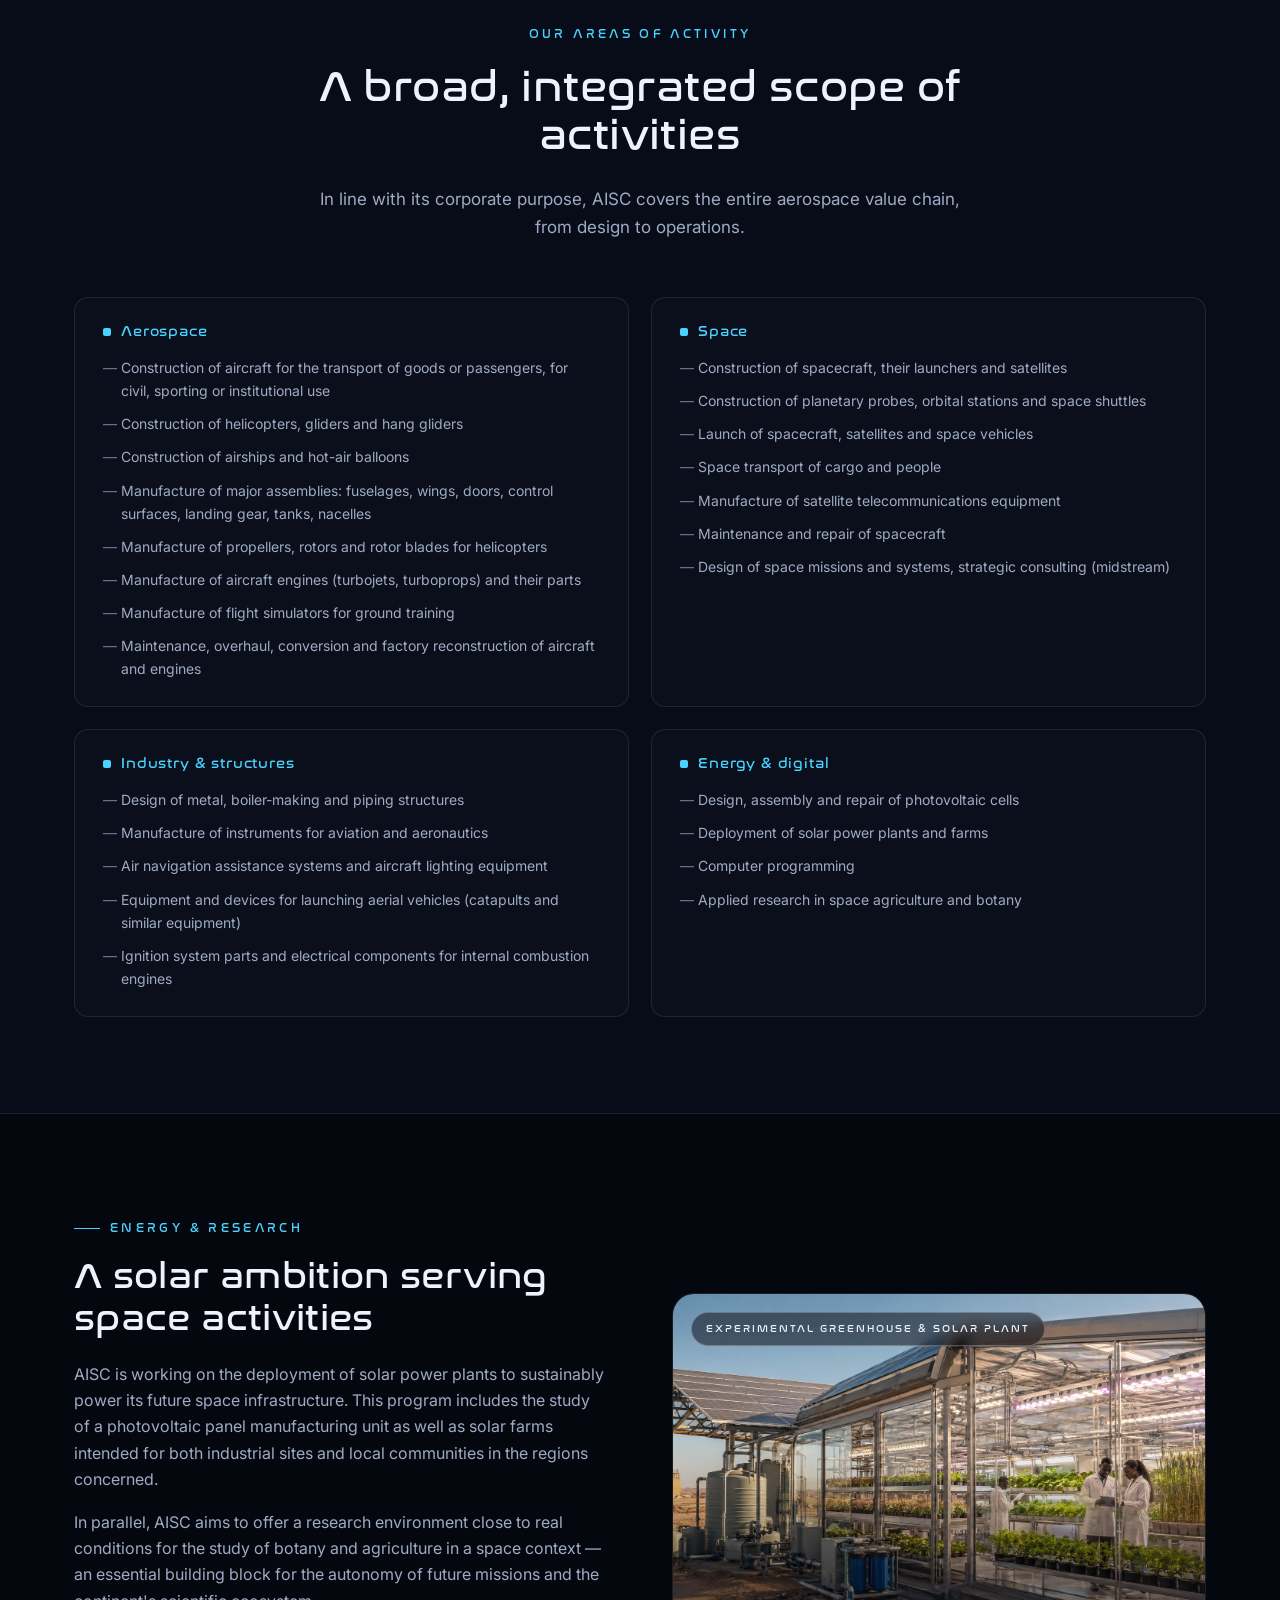
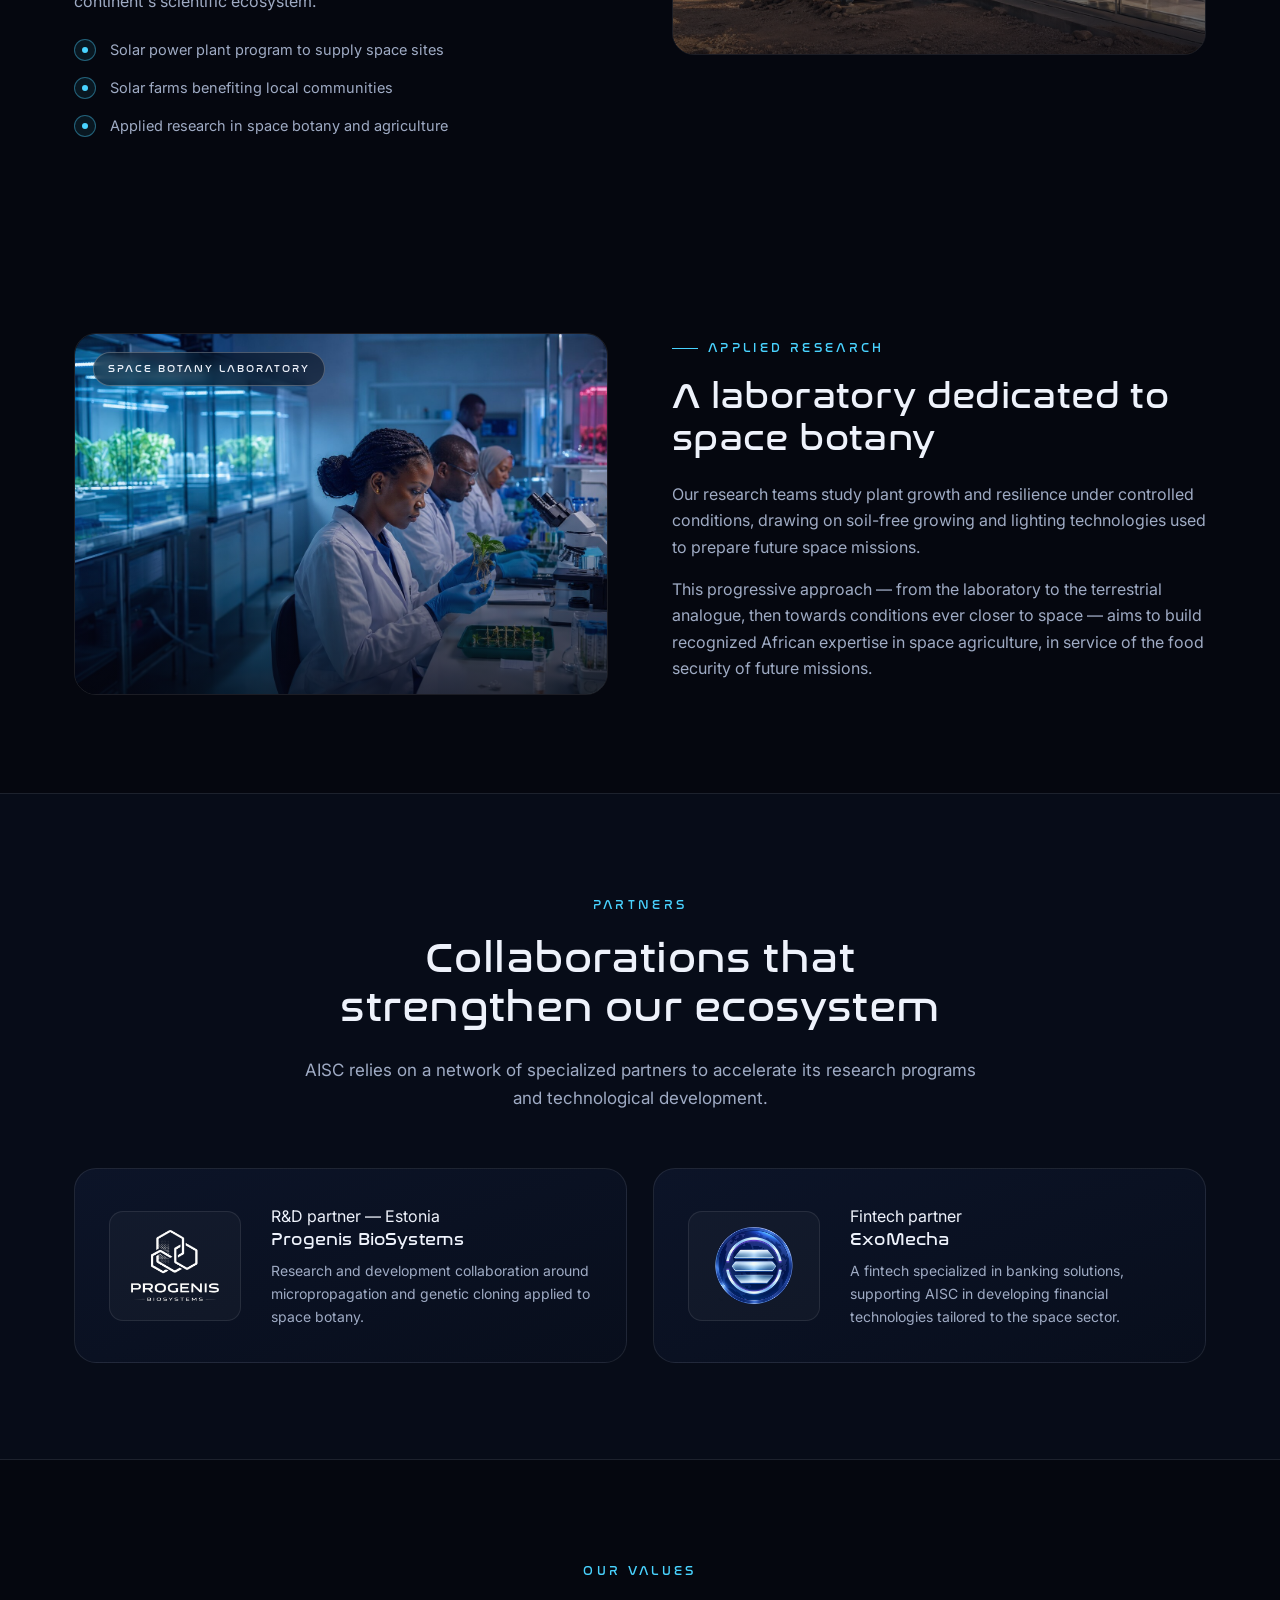
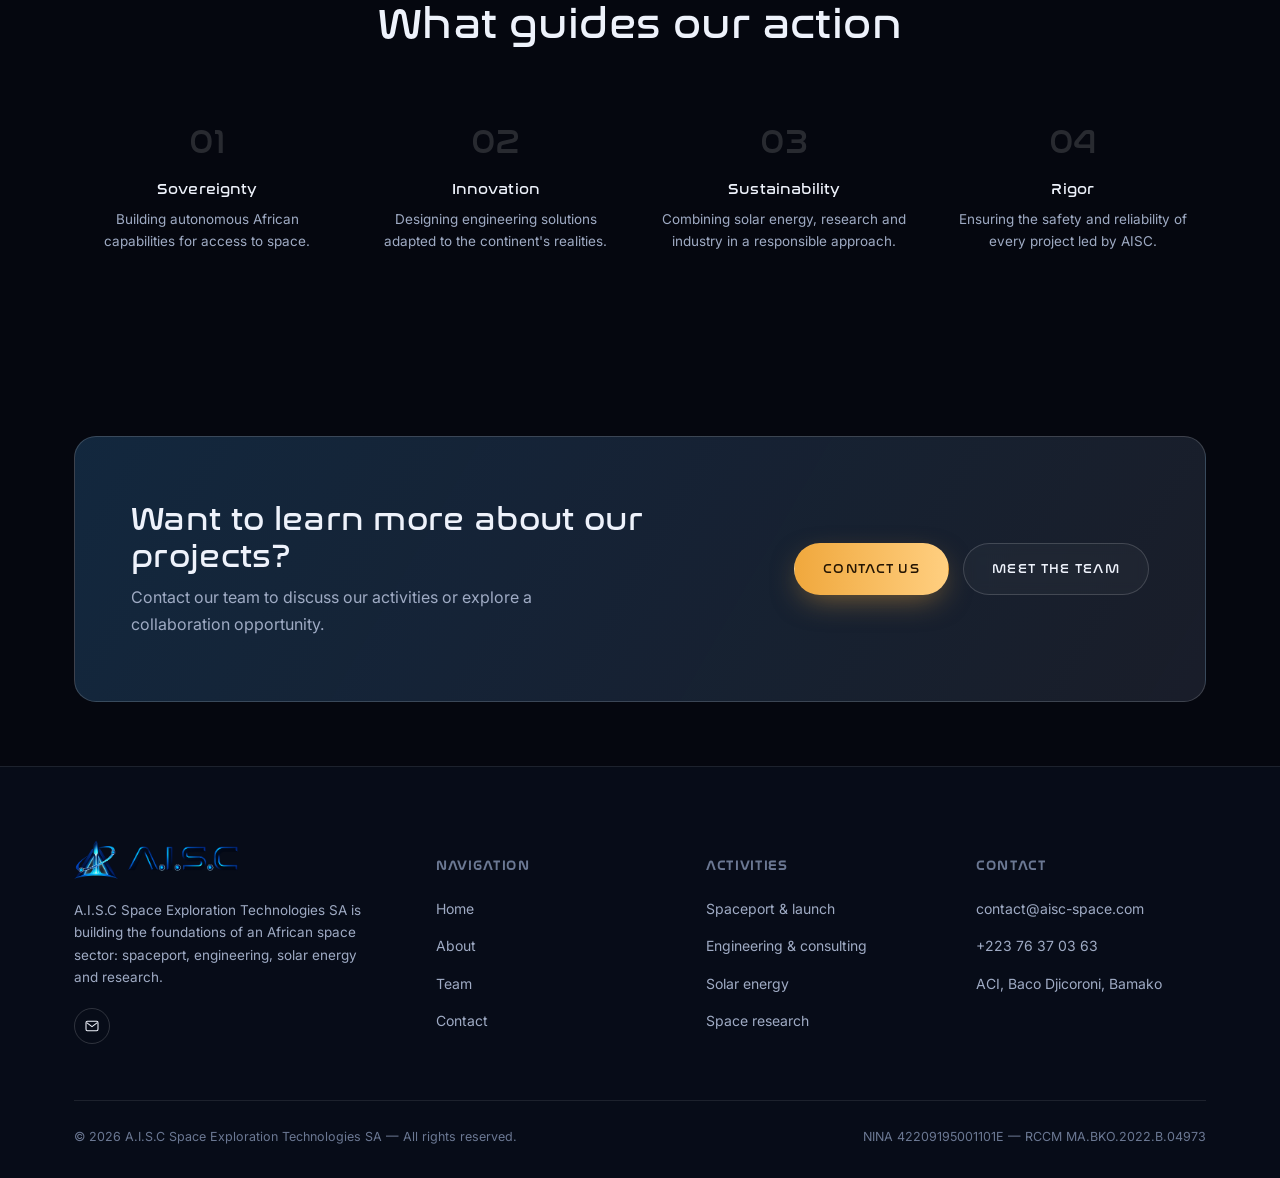
<file: en/about.html>
<!DOCTYPE html>
<html lang="en">
<head>
<meta charset="UTF-8">
<meta name="viewport" content="width=device-width, initial-scale=1.0">
<title>About — A.I.S.C Space Exploration Technologies</title>
<meta name="description" content="Discover the mission, legal identity and areas of activity of A.I.S.C Space Exploration Technologies SA: aerospace, space, solar energy and research.">
<meta property="og:title" content="About — A.I.S.C Space Exploration Technologies">
<meta property="og:image" content="../assets/img/spaceport.jpg">
<link rel="icon" type="image/png" href="../assets/img/favicon.png">
<link rel="preconnect" href="https://fonts.googleapis.com">
<link rel="preconnect" href="https://fonts.gstatic.com" crossorigin>
<link href="https://fonts.googleapis.com/css2?family=Inter:wght@400;500;600;700&display=swap" rel="stylesheet">
<link rel="stylesheet" href="../assets/css/style.css">
</head>
<body>

<!-- ============ HEADER ============ -->
<header class="site-header">
  <div class="container">
    <a href="index.html" class="brand">
      <img src="../assets/img/logo-header.png" alt="A.I.S.C Space Exploration Technologies" class="brand-logo">
    </a>

    <nav class="nav-links">
      <a href="index.html">Home</a>
      <a href="about.html">About</a>
      <a href="team.html">Team</a>
      <a href="contact.html">Contact</a>
    </nav>

    <div class="nav-cta">
      <div class="lang-switch">
        <a href="../a-propos.html">FR</a>
        <a href="about.html" class="is-active">EN</a>
      </div>
      <a href="contact.html" class="btn btn-ghost btn-sm">Contact us</a>
      <button class="nav-toggle" aria-label="Open menu" aria-expanded="false">
        <span></span><span></span><span></span>
      </button>
    </div>
  </div>
</header>

<!-- ============ PAGE HERO ============ -->
<section class="page-hero">
  <div class="hero-bg" style="background-image:url('../assets/img/control-room.jpg');"></div>
  <div class="container page-hero-inner">
    <div class="breadcrumb">Home <span class="sep">/</span> About</div>
    <h1 class="font-display">A Malian company serving the African space industry</h1>
    <p class="lead">A public limited company registered in Bamako, AISC Space Exploration Technologies is building an integrated space sector: launch infrastructure, engineering, energy and research.</p>
  </div>
</section>

<!-- ============ MISSION ============ -->
<section class="section">
  <div class="container">
    <div class="section-head" data-reveal>
      <div class="eyebrow">Who we are</div>
      <h2 class="font-display">Our mission</h2>
      <p>AISC Space Exploration Technologies SA is a company registered in Mali, committed to the development of the African space industry. Its ambition is to strengthen the <strong>upstream</strong> segment of the space value chain through the progressive deployment of a spaceport in Mali, designed to foster the emergence of African launch and space-access capabilities.</p>
      <p>AISC also offers consulting services in the <strong>midstream</strong> domain, along with engineering, mission design and space systems services. Through its activities, the company aims to contribute to opening Africa to the new space economy and to building a sustainable technological, industrial and scientific ecosystem.</p>
    </div>

    <div class="grid grid-3" data-reveal>
      <div class="card">
        <div class="card-icon"><svg viewBox="0 0 24 24" fill="none" stroke-width="1.6" stroke-linecap="round" stroke-linejoin="round"><rect x="4" y="4" width="16" height="16" rx="3"/><path d="M8 4v16M4 9h4"/></svg></div>
        <span class="tag">Identity</span>
        <h3>Public limited company</h3>
        <p>Registered with the Bamako Trade and Personal Property Credit Registry under no. MA.BKO.2022.B.04973, on 24/05/2022.</p>
      </div>
      <div class="card">
        <div class="card-icon"><svg viewBox="0 0 24 24" fill="none" stroke-width="1.6" stroke-linecap="round" stroke-linejoin="round"><path d="M12 21s-7-4.5-7-11a7 7 0 0 1 14 0c0 6.5-7 11-7 11Z"/><circle cx="12" cy="10" r="2.4"/></svg></div>
        <span class="tag">Location</span>
        <h3>Headquarters</h3>
        <p>ACI, Rue 638, Commune V, Baco Djicoroni, Bamako — Bamako District, Mali.</p>
      </div>
      <div class="card">
        <div class="card-icon"><svg viewBox="0 0 24 24" fill="none" stroke-width="1.6" stroke-linecap="round" stroke-linejoin="round"><path d="M9 12.5 3 6.9 9 3l6 3.9M9 12.5v7.5M9 12.5l6-3.6M15 8.9v7.5L21 20l-6-3.6M15 8.9 21 13"/></svg></div>
        <span class="tag">Main activity</span>
        <h3>Service provision</h3>
        <p>Construction of aircraft and spacecraft, engineering, solar energy and applied research for the space sector.</p>
      </div>
    </div>
  </div>
</section>

<!-- ============ DETAILED ACTIVITIES ============ -->
<section class="section section--alt" id="activities">
  <div class="container">
    <div class="section-head center" data-reveal>
      <div class="eyebrow">Our areas of activity</div>
      <h2 class="font-display">A broad, integrated scope of activities</h2>
      <p>In line with its corporate purpose, AISC covers the entire aerospace value chain, from design to operations.</p>
    </div>

    <div class="activity-groups" data-reveal>
      <div class="activity-group">
        <h4 class="font-display">Aerospace</h4>
        <ul>
          <li>Construction of aircraft for the transport of goods or passengers, for civil, sporting or institutional use</li>
          <li>Construction of helicopters, gliders and hang gliders</li>
          <li>Construction of airships and hot-air balloons</li>
          <li>Manufacture of major assemblies: fuselages, wings, doors, control surfaces, landing gear, tanks, nacelles</li>
          <li>Manufacture of propellers, rotors and rotor blades for helicopters</li>
          <li>Manufacture of aircraft engines (turbojets, turboprops) and their parts</li>
          <li>Manufacture of flight simulators for ground training</li>
          <li>Maintenance, overhaul, conversion and factory reconstruction of aircraft and engines</li>
        </ul>
      </div>

      <div class="activity-group">
        <h4 class="font-display">Space</h4>
        <ul>
          <li>Construction of spacecraft, their launchers and satellites</li>
          <li>Construction of planetary probes, orbital stations and space shuttles</li>
          <li>Launch of spacecraft, satellites and space vehicles</li>
          <li>Space transport of cargo and people</li>
          <li>Manufacture of satellite telecommunications equipment</li>
          <li>Maintenance and repair of spacecraft</li>
          <li>Design of space missions and systems, strategic consulting (midstream)</li>
        </ul>
      </div>

      <div class="activity-group">
        <h4 class="font-display">Industry &amp; structures</h4>
        <ul>
          <li>Design of metal, boiler-making and piping structures</li>
          <li>Manufacture of instruments for aviation and aeronautics</li>
          <li>Air navigation assistance systems and aircraft lighting equipment</li>
          <li>Equipment and devices for launching aerial vehicles (catapults and similar equipment)</li>
          <li>Ignition system parts and electrical components for internal combustion engines</li>
        </ul>
      </div>

      <div class="activity-group">
        <h4 class="font-display">Energy &amp; digital</h4>
        <ul>
          <li>Design, assembly and repair of photovoltaic cells</li>
          <li>Deployment of solar power plants and farms</li>
          <li>Computer programming</li>
          <li>Applied research in space agriculture and botany</li>
        </ul>
      </div>
    </div>
  </div>
</section>

<!-- ============ ENERGY & RESEARCH ============ -->
<section class="section">
  <div class="container">
    <div class="split">
      <div class="split-body" data-reveal>
        <div class="eyebrow">Energy &amp; research</div>
        <h2 class="font-display">A solar ambition serving space activities</h2>
        <p>AISC is working on the deployment of solar power plants to sustainably power its future space infrastructure. This program includes the study of a photovoltaic panel manufacturing unit as well as solar farms intended for both industrial sites and local communities in the regions concerned.</p>
        <p>In parallel, AISC aims to offer a research environment close to real conditions for the study of botany and agriculture in a space context — an essential building block for the autonomy of future missions and the continent's scientific ecosystem.</p>
        <ul class="checklist">
          <li><span class="dot"></span> Solar power plant program to supply space sites</li>
          <li><span class="dot"></span> Solar farms benefiting local communities</li>
          <li><span class="dot"></span> Applied research in space botany and agriculture</li>
        </ul>
      </div>
      <div class="split-media" data-reveal>
        <span class="frame-tag">Experimental greenhouse &amp; solar plant</span>
        <img src="../assets/img/research-greenhouse-solar.jpg" alt="Experimental greenhouse powered by a solar plant, AISC pilot site" loading="lazy">
      </div>
    </div>
  </div>
</section>

<!-- ============ BOTANY LAB ============ -->
<section class="section">
  <div class="container">
    <div class="split reverse">
      <div class="split-body" data-reveal>
        <div class="eyebrow">Applied research</div>
        <h2 class="font-display">A laboratory dedicated to space botany</h2>
        <p>Our research teams study plant growth and resilience under controlled conditions, drawing on soil-free growing and lighting technologies used to prepare future space missions.</p>
        <p>This progressive approach — from the laboratory to the terrestrial analogue, then towards conditions ever closer to space — aims to build recognized African expertise in space agriculture, in service of the food security of future missions.</p>
      </div>
      <div class="split-media" data-reveal>
        <span class="frame-tag">Space botany laboratory</span>
        <img src="../assets/img/research-lab.jpg" alt="Researchers examining plants in a space botany laboratory" loading="lazy">
      </div>
    </div>
  </div>
</section>

<!-- ============ PARTNERS ============ -->
<section class="section section--alt">
  <div class="container">
    <div class="section-head center" data-reveal>
      <div class="eyebrow">Partners</div>
      <h2 class="font-display">Collaborations that strengthen our ecosystem</h2>
      <p>AISC relies on a network of specialized partners to accelerate its research programs and technological development.</p>
    </div>

    <div class="partners-grid" data-reveal>
      <div class="partner-card">
        <div class="partner-logo">
          <img src="../assets/img/partners/progenis-logo.png" alt="Progenis BioSystems logo">
        </div>
        <div class="partner-body">
          <span class="tag">R&amp;D partner — Estonia</span>
          <h3>Progenis BioSystems</h3>
          <p>Research and development collaboration around micropropagation and genetic cloning applied to space botany.</p>
        </div>
      </div>

      <div class="partner-card">
        <div class="partner-logo">
          <img src="../assets/img/partners/exomecha-logo.png" alt="ExoMecha logo">
        </div>
        <div class="partner-body">
          <span class="tag">Fintech partner</span>
          <h3>ExoMecha</h3>
          <p>A fintech specialized in banking solutions, supporting AISC in developing financial technologies tailored to the space sector.</p>
        </div>
      </div>
    </div>
  </div>
</section>

<!-- ============ VALUES ============ -->
<section class="section">
  <div class="container">
    <div class="section-head center" data-reveal>
      <div class="eyebrow">Our values</div>
      <h2 class="font-display">What guides our action</h2>
    </div>
    <div class="values-grid" data-reveal>
      <div class="value-item">
        <span class="num font-display">01</span>
        <h4 class="font-display">Sovereignty</h4>
        <p>Building autonomous African capabilities for access to space.</p>
      </div>
      <div class="value-item">
        <span class="num font-display">02</span>
        <h4 class="font-display">Innovation</h4>
        <p>Designing engineering solutions adapted to the continent's realities.</p>
      </div>
      <div class="value-item">
        <span class="num font-display">03</span>
        <h4 class="font-display">Sustainability</h4>
        <p>Combining solar energy, research and industry in a responsible approach.</p>
      </div>
      <div class="value-item">
        <span class="num font-display">04</span>
        <h4 class="font-display">Rigor</h4>
        <p>Ensuring the safety and reliability of every project led by AISC.</p>
      </div>
    </div>
  </div>
</section>

<!-- ============ CTA ============ -->
<section class="section--tight">
  <div class="container">
    <div class="cta-banner" data-reveal>
      <div>
        <h2 class="font-display">Want to learn more about our projects?</h2>
        <p>Contact our team to discuss our activities or explore a collaboration opportunity.</p>
      </div>
      <div class="cta-actions">
        <a href="contact.html" class="btn btn-gold">Contact us</a>
        <a href="team.html" class="btn btn-ghost">Meet the team</a>
      </div>
    </div>
  </div>
</section>

<!-- ============ FOOTER ============ -->
<footer class="site-footer">
  <div class="container">
    <div class="footer-top">
      <div class="footer-brand">
        <a href="index.html" class="brand">
          <img src="../assets/img/logo-header.png" alt="A.I.S.C Space Exploration Technologies" class="brand-logo">
        </a>
        <p>A.I.S.C Space Exploration Technologies SA is building the foundations of an African space sector: spaceport, engineering, solar energy and research.</p>
        <div class="social-row" style="margin-top:20px;">
          <a href="mailto:contact@aisc-space.com" aria-label="Email"><svg viewBox="0 0 24 24" fill="none" stroke="currentColor" stroke-width="1.6"><rect x="3" y="5" width="18" height="14" rx="2"/><path d="m4 7 8 6 8-6"/></svg></a>
        </div>
      </div>

      <div class="footer-col">
        <h5>Navigation</h5>
        <ul>
          <li><a href="index.html">Home</a></li>
          <li><a href="about.html">About</a></li>
          <li><a href="team.html">Team</a></li>
          <li><a href="contact.html">Contact</a></li>
        </ul>
      </div>

      <div class="footer-col">
        <h5>Activities</h5>
        <ul>
          <li><a href="about.html#activities">Spaceport &amp; launch</a></li>
          <li><a href="about.html#activities">Engineering &amp; consulting</a></li>
          <li><a href="about.html#activities">Solar energy</a></li>
          <li><a href="about.html#activities">Space research</a></li>
        </ul>
      </div>

      <div class="footer-col">
        <h5>Contact</h5>
        <ul>
          <li><a href="mailto:contact@aisc-space.com">contact@aisc-space.com</a></li>
          <li><a href="tel:+22376370363">+223 76 37 03 63</a></li>
          <li><a href="contact.html">ACI, Baco Djicoroni, Bamako</a></li>
        </ul>
      </div>
    </div>

    <div class="footer-bottom">
      <span>© <span id="year">2026</span> A.I.S.C Space Exploration Technologies SA — All rights reserved.</span>
      <span>NINA 42209195001101E — RCCM MA.BKO.2022.B.04973</span>
    </div>
  </div>
</footer>

<button class="to-top" aria-label="Back to top">
  <svg viewBox="0 0 24 24" fill="none" stroke="currentColor" stroke-width="2" stroke-linecap="round" stroke-linejoin="round"><path d="m18 15-6-6-6 6"/></svg>
</button>

<script src="../assets/js/script.js"></script>
</body>
</html>
</file>
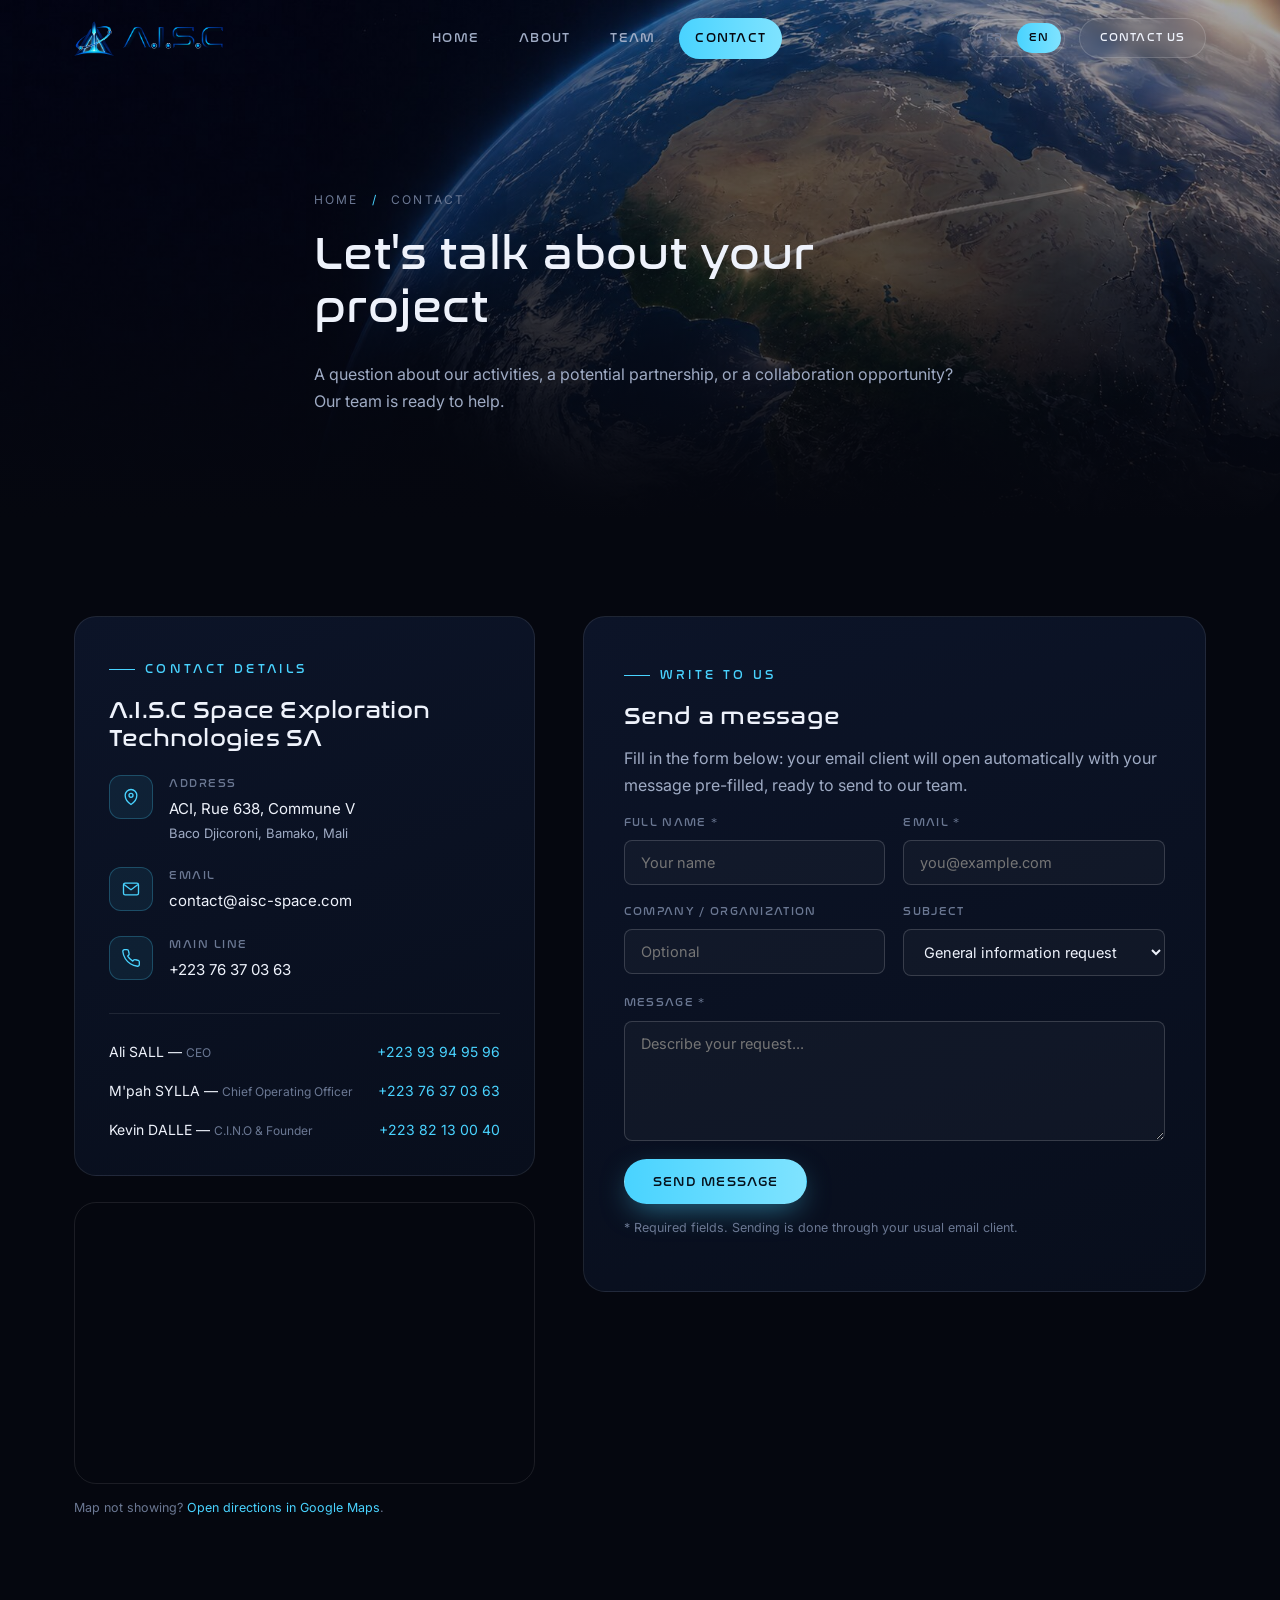
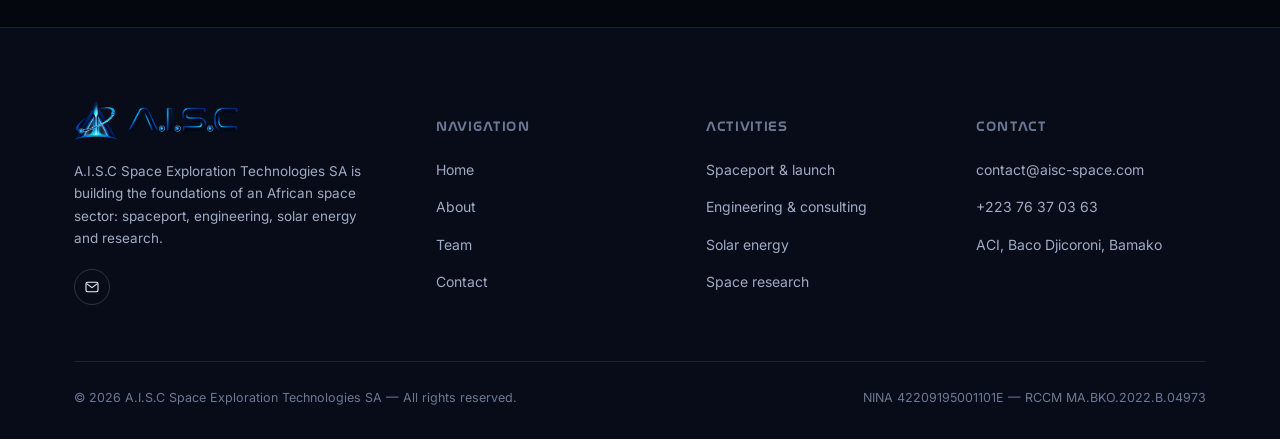
<file: en/contact.html>
<!DOCTYPE html>
<html lang="en">
<head>
<meta charset="UTF-8">
<meta name="viewport" content="width=device-width, initial-scale=1.0">
<title>Contact — A.I.S.C Space Exploration Technologies</title>
<meta name="description" content="Contact A.I.S.C Space Exploration Technologies SA in Bamako, Mali: email, phone and contact form.">
<meta property="og:title" content="Contact — A.I.S.C Space Exploration Technologies">
<meta property="og:image" content="../assets/img/earth-launch.jpg">
<link rel="icon" type="image/png" href="../assets/img/favicon.png">
<link rel="preconnect" href="https://fonts.googleapis.com">
<link rel="preconnect" href="https://fonts.gstatic.com" crossorigin>
<link href="https://fonts.googleapis.com/css2?family=Inter:wght@400;500;600;700&display=swap" rel="stylesheet">
<link rel="stylesheet" href="../assets/css/style.css">
</head>
<body>

<!-- ============ HEADER ============ -->
<header class="site-header">
  <div class="container">
    <a href="index.html" class="brand">
      <img src="../assets/img/logo-header.png" alt="A.I.S.C Space Exploration Technologies" class="brand-logo">
    </a>

    <nav class="nav-links">
      <a href="index.html">Home</a>
      <a href="about.html">About</a>
      <a href="team.html">Team</a>
      <a href="contact.html">Contact</a>
    </nav>

    <div class="nav-cta">
      <div class="lang-switch">
        <a href="../contact.html">FR</a>
        <a href="contact.html" class="is-active">EN</a>
      </div>
      <a href="contact.html" class="btn btn-ghost btn-sm">Contact us</a>
      <button class="nav-toggle" aria-label="Open menu" aria-expanded="false">
        <span></span><span></span><span></span>
      </button>
    </div>
  </div>
</header>

<!-- ============ PAGE HERO ============ -->
<section class="page-hero">
  <div class="hero-bg" style="background-image:url('../assets/img/earth-launch.jpg');"></div>
  <div class="container page-hero-inner">
    <div class="breadcrumb">Home <span class="sep">/</span> Contact</div>
    <h1 class="font-display">Let's talk about your project</h1>
    <p class="lead">A question about our activities, a potential partnership, or a collaboration opportunity? Our team is ready to help.</p>
  </div>
</section>

<!-- ============ CONTACT ============ -->
<section class="section">
  <div class="container">
    <div class="contact-grid">

      <!-- Contact details -->
      <div data-reveal>
        <div class="contact-card">
          <div class="eyebrow">Contact details</div>
          <h2 class="font-display" style="font-size:24px;">A.I.S.C Space Exploration Technologies SA</h2>

          <div class="contact-list">
            <div class="item">
              <span class="icon"><svg viewBox="0 0 24 24" fill="none" stroke="currentColor" stroke-width="1.6" stroke-linecap="round" stroke-linejoin="round"><path d="M12 21s-7-4.5-7-11a7 7 0 0 1 14 0c0 6.5-7 11-7 11Z"/><circle cx="12" cy="10" r="2.4"/></svg></span>
              <div>
                <div class="label">Address</div>
                <div class="value">ACI, Rue 638, Commune V<br><small>Baco Djicoroni, Bamako, Mali</small></div>
              </div>
            </div>

            <div class="item">
              <span class="icon"><svg viewBox="0 0 24 24" fill="none" stroke="currentColor" stroke-width="1.6" stroke-linecap="round" stroke-linejoin="round"><rect x="3" y="5" width="18" height="14" rx="2"/><path d="m4 7 8 6 8-6"/></svg></span>
              <div>
                <div class="label">Email</div>
                <div class="value"><a href="mailto:contact@aisc-space.com">contact@aisc-space.com</a></div>
              </div>
            </div>

            <div class="item">
              <span class="icon"><svg viewBox="0 0 24 24" fill="none" stroke="currentColor" stroke-width="1.6" stroke-linecap="round" stroke-linejoin="round"><path d="M22 16.9v3a2 2 0 0 1-2.2 2 19.8 19.8 0 0 1-8.6-3 19.5 19.5 0 0 1-6-6 19.8 19.8 0 0 1-3-8.7A2 2 0 0 1 4.1 2h3a2 2 0 0 1 2 1.7c.1.9.3 1.8.6 2.7a2 2 0 0 1-.4 2.1L8.1 9.7a16 16 0 0 0 6 6l1.2-1.2a2 2 0 0 1 2.1-.4c.9.3 1.8.5 2.7.6a2 2 0 0 1 1.9 2.2Z"/></svg></span>
              <div>
                <div class="label">Main line</div>
                <div class="value"><a href="tel:+22376370363">+223 76 37 03 63</a></div>
              </div>
            </div>
          </div>

          <div class="contact-people">
            <div class="person">
              <span><span class="name">Ali SALL</span> — <span class="role">CEO</span></span>
              <a href="tel:+22393949596">+223 93 94 95 96</a>
            </div>
            <div class="person">
              <span><span class="name">M'pah SYLLA</span> — <span class="role">Chief Operating Officer</span></span>
              <a href="tel:+22376370363">+223 76 37 03 63</a>
            </div>
            <div class="person">
              <span><span class="name">Kevin DALLE</span> — <span class="role">C.I.N.O &amp; Founder</span></span>
              <a href="tel:+22382130040">+223 82 13 00 40</a>
            </div>
          </div>
        </div>

        <div class="map-embed">
          <iframe
            src="https://www.google.com/maps?q=ACI,+Baco+Djicoroni,+Commune+V,+Bamako,+Mali&output=embed"
            loading="lazy"
            referrerpolicy="no-referrer-when-downgrade"
            title="A.I.S.C Space Exploration Technologies location in Bamako">
          </iframe>
        </div>
        <p class="form-note">
          Map not showing? <a href="https://www.google.com/maps/search/?api=1&query=ACI,+Baco+Djicoroni,+Commune+V,+Bamako,+Mali" target="_blank" rel="noopener" style="color:var(--cyan);">Open directions in Google Maps</a>.
        </p>
      </div>

      <!-- Form -->
      <div data-reveal>
        <div class="form-card">
          <div class="eyebrow">Write to us</div>
          <h2 class="font-display" style="font-size:24px;">Send a message</h2>
          <p style="margin-top:8px;">Fill in the form below: your email client will open automatically with your message pre-filled, ready to send to our team.</p>

          <form id="contact-form" novalidate>
            <div class="form-row">
              <div class="field">
                <label for="name">Full name *</label>
                <input type="text" id="name" name="name" placeholder="Your name" required>
              </div>
              <div class="field">
                <label for="email">Email *</label>
                <input type="email" id="email" name="email" placeholder="you@example.com" required>
              </div>
            </div>

            <div class="form-row">
              <div class="field">
                <label for="org">Company / Organization</label>
                <input type="text" id="org" name="org" placeholder="Optional">
              </div>
              <div class="field">
                <label for="subject">Subject</label>
                <select id="subject" name="subject">
                  <option value="General information request">General information request</option>
                  <option value="Partnership / Collaboration">Partnership / Collaboration</option>
                  <option value="Investment">Investment</option>
                  <option value="Press / Media">Press / Media</option>
                  <option value="Other">Other</option>
                </select>
              </div>
            </div>

            <div class="form-row">
              <div class="field full">
                <label for="message">Message *</label>
                <textarea id="message" name="message" placeholder="Describe your request..." required></textarea>
              </div>
            </div>

            <button type="submit" class="btn btn-primary">Send message</button>
            <p class="form-note">* Required fields. Sending is done through your usual email client.</p>
            <p class="form-status" id="form-status"></p>
          </form>
        </div>
      </div>

    </div>
  </div>
</section>

<!-- ============ FOOTER ============ -->
<footer class="site-footer">
  <div class="container">
    <div class="footer-top">
      <div class="footer-brand">
        <a href="index.html" class="brand">
          <img src="../assets/img/logo-header.png" alt="A.I.S.C Space Exploration Technologies" class="brand-logo">
        </a>
        <p>A.I.S.C Space Exploration Technologies SA is building the foundations of an African space sector: spaceport, engineering, solar energy and research.</p>
        <div class="social-row" style="margin-top:20px;">
          <a href="mailto:contact@aisc-space.com" aria-label="Email"><svg viewBox="0 0 24 24" fill="none" stroke="currentColor" stroke-width="1.6"><rect x="3" y="5" width="18" height="14" rx="2"/><path d="m4 7 8 6 8-6"/></svg></a>
        </div>
      </div>

      <div class="footer-col">
        <h5>Navigation</h5>
        <ul>
          <li><a href="index.html">Home</a></li>
          <li><a href="about.html">About</a></li>
          <li><a href="team.html">Team</a></li>
          <li><a href="contact.html">Contact</a></li>
        </ul>
      </div>

      <div class="footer-col">
        <h5>Activities</h5>
        <ul>
          <li><a href="about.html#activities">Spaceport &amp; launch</a></li>
          <li><a href="about.html#activities">Engineering &amp; consulting</a></li>
          <li><a href="about.html#activities">Solar energy</a></li>
          <li><a href="about.html#activities">Space research</a></li>
        </ul>
      </div>

      <div class="footer-col">
        <h5>Contact</h5>
        <ul>
          <li><a href="mailto:contact@aisc-space.com">contact@aisc-space.com</a></li>
          <li><a href="tel:+22376370363">+223 76 37 03 63</a></li>
          <li><a href="contact.html">ACI, Baco Djicoroni, Bamako</a></li>
        </ul>
      </div>
    </div>

    <div class="footer-bottom">
      <span>© <span id="year">2026</span> A.I.S.C Space Exploration Technologies SA — All rights reserved.</span>
      <span>NINA 42209195001101E — RCCM MA.BKO.2022.B.04973</span>
    </div>
  </div>
</footer>

<button class="to-top" aria-label="Back to top">
  <svg viewBox="0 0 24 24" fill="none" stroke="currentColor" stroke-width="2" stroke-linecap="round" stroke-linejoin="round"><path d="m18 15-6-6-6 6"/></svg>
</button>

<script src="../assets/js/script.js"></script>
</body>
</html>
</file>
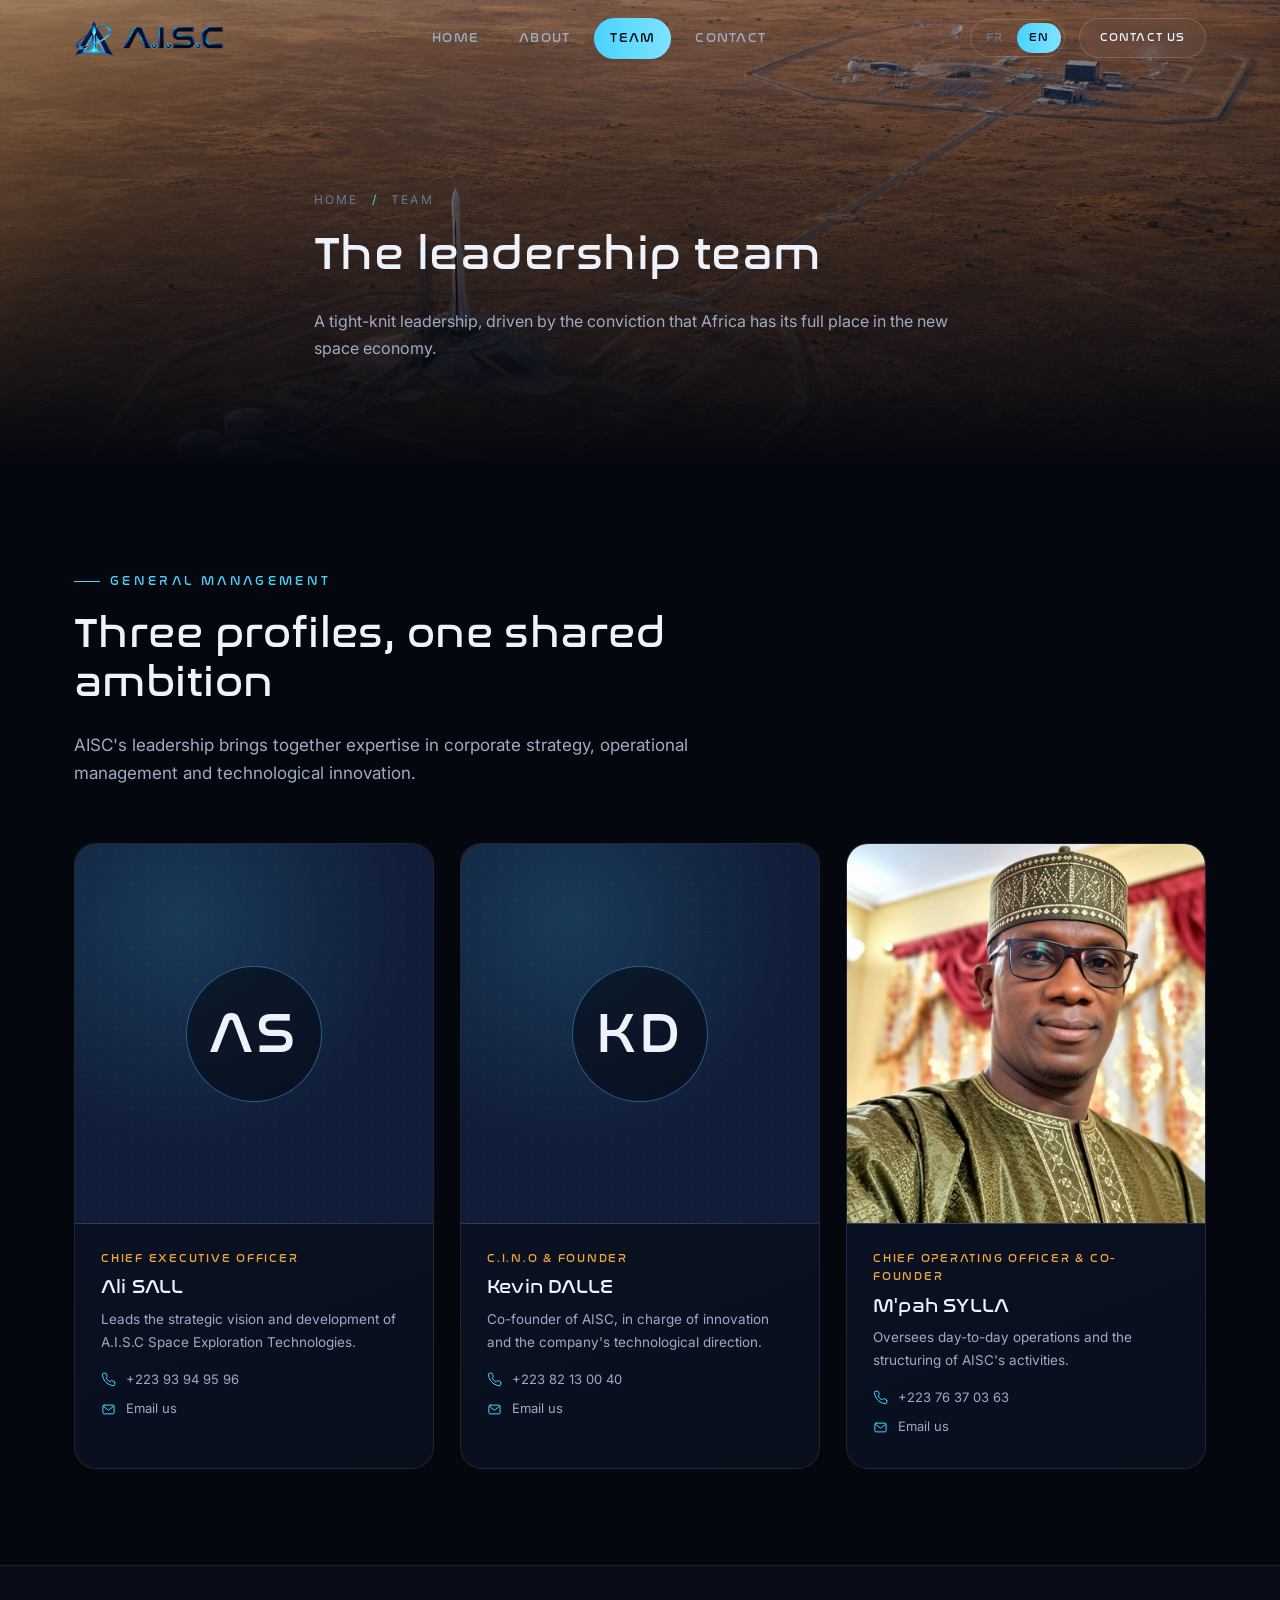
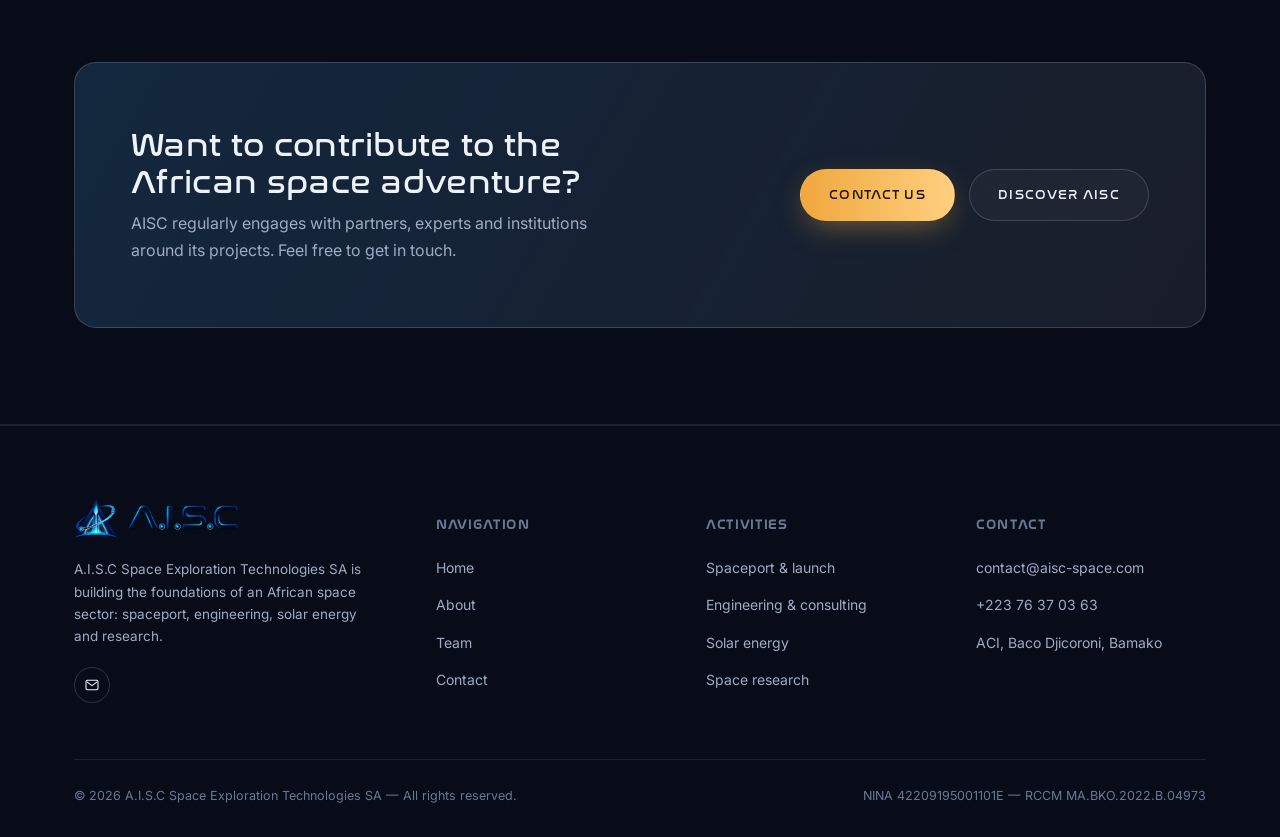
<file: en/team.html>
<!DOCTYPE html>
<html lang="en">
<head>
<meta charset="UTF-8">
<meta name="viewport" content="width=device-width, initial-scale=1.0">
<title>Team — A.I.S.C Space Exploration Technologies</title>
<meta name="description" content="The leadership team of A.I.S.C Space Exploration Technologies SA: general management, operations and innovation.">
<meta property="og:title" content="Team — A.I.S.C Space Exploration Technologies">
<meta property="og:image" content="../assets/img/control-room.jpg">
<link rel="icon" type="image/png" href="../assets/img/favicon.png">
<link rel="preconnect" href="https://fonts.googleapis.com">
<link rel="preconnect" href="https://fonts.gstatic.com" crossorigin>
<link href="https://fonts.googleapis.com/css2?family=Inter:wght@400;500;600;700&display=swap" rel="stylesheet">
<link rel="stylesheet" href="../assets/css/style.css">
</head>
<body>

<!-- ============ HEADER ============ -->
<header class="site-header">
  <div class="container">
    <a href="index.html" class="brand">
      <img src="../assets/img/logo-header.png" alt="A.I.S.C Space Exploration Technologies" class="brand-logo">
    </a>

    <nav class="nav-links">
      <a href="index.html">Home</a>
      <a href="about.html">About</a>
      <a href="team.html">Team</a>
      <a href="contact.html">Contact</a>
    </nav>

    <div class="nav-cta">
      <div class="lang-switch">
        <a href="../equipe.html">FR</a>
        <a href="team.html" class="is-active">EN</a>
      </div>
      <a href="contact.html" class="btn btn-ghost btn-sm">Contact us</a>
      <button class="nav-toggle" aria-label="Open menu" aria-expanded="false">
        <span></span><span></span><span></span>
      </button>
    </div>
  </div>
</header>

<!-- ============ PAGE HERO ============ -->
<section class="page-hero">
  <div class="hero-bg" style="background-image:url('../assets/img/spaceport.jpg');"></div>
  <div class="container page-hero-inner">
    <div class="breadcrumb">Home <span class="sep">/</span> Team</div>
    <h1 class="font-display">The leadership team</h1>
    <p class="lead">A tight-knit leadership, driven by the conviction that Africa has its full place in the new space economy.</p>
  </div>
</section>

<!-- ============ TEAM ============ -->
<section class="section">
  <div class="container">
    <div class="section-head" data-reveal>
      <div class="eyebrow">General management</div>
      <h2 class="font-display">Three profiles, one shared ambition</h2>
      <p>AISC's leadership brings together expertise in corporate strategy, operational management and technological innovation.</p>
    </div>

    <div class="team-grid" data-reveal>

      <div class="team-card">
        <div class="team-avatar"><span class="initials font-display">AS</span></div>
        <div class="team-body">
          <div class="team-role">Chief Executive Officer</div>
          <h3 class="font-display">Ali SALL</h3>
          <p>Leads the strategic vision and development of A.I.S.C Space Exploration Technologies.</p>
          <div class="team-contact">
            <a href="tel:+22393949596">
              <svg viewBox="0 0 24 24" fill="none" stroke="currentColor" stroke-width="1.6" stroke-linecap="round" stroke-linejoin="round"><path d="M22 16.9v3a2 2 0 0 1-2.2 2 19.8 19.8 0 0 1-8.6-3 19.5 19.5 0 0 1-6-6 19.8 19.8 0 0 1-3-8.7A2 2 0 0 1 4.1 2h3a2 2 0 0 1 2 1.7c.1.9.3 1.8.6 2.7a2 2 0 0 1-.4 2.1L8.1 9.7a16 16 0 0 0 6 6l1.2-1.2a2 2 0 0 1 2.1-.4c.9.3 1.8.5 2.7.6a2 2 0 0 1 1.9 2.2Z"/></svg>
              +223 93 94 95 96
            </a>
            <a href="mailto:contact@aisc-space.com">
              <svg viewBox="0 0 24 24" fill="none" stroke="currentColor" stroke-width="1.6" stroke-linecap="round" stroke-linejoin="round"><rect x="3" y="5" width="18" height="14" rx="2"/><path d="m4 7 8 6 8-6"/></svg>
              Email us
            </a>
          </div>
        </div>
      </div>

      <div class="team-card">
        <div class="team-avatar"><span class="initials font-display">KD</span></div>
        <div class="team-body">
          <div class="team-role">C.I.N.O &amp; Founder</div>
          <h3 class="font-display">Kevin DALLE</h3>
          <p>Co-founder of AISC, in charge of innovation and the company's technological direction.</p>
          <div class="team-contact">
            <a href="tel:+22382130040">
              <svg viewBox="0 0 24 24" fill="none" stroke="currentColor" stroke-width="1.6" stroke-linecap="round" stroke-linejoin="round"><path d="M22 16.9v3a2 2 0 0 1-2.2 2 19.8 19.8 0 0 1-8.6-3 19.5 19.5 0 0 1-6-6 19.8 19.8 0 0 1-3-8.7A2 2 0 0 1 4.1 2h3a2 2 0 0 1 2 1.7c.1.9.3 1.8.6 2.7a2 2 0 0 1-.4 2.1L8.1 9.7a16 16 0 0 0 6 6l1.2-1.2a2 2 0 0 1 2.1-.4c.9.3 1.8.5 2.7.6a2 2 0 0 1 1.9 2.2Z"/></svg>
              +223 82 13 00 40
            </a>
            <a href="mailto:contact@aisc-space.com">
              <svg viewBox="0 0 24 24" fill="none" stroke="currentColor" stroke-width="1.6" stroke-linecap="round" stroke-linejoin="round"><rect x="3" y="5" width="18" height="14" rx="2"/><path d="m4 7 8 6 8-6"/></svg>
              Email us
            </a>
          </div>
        </div>
      </div>

      <div class="team-card">
        <div class="team-avatar"><img class="photo" src="../assets/img/team/mpah-sylla.jpg" alt="M'pah SYLLA, Chief Operating Officer & Co-founder"></div>
        <div class="team-body">
          <div class="team-role">Chief Operating Officer &amp; Co-founder</div>
          <h3 class="font-display">M'pah SYLLA</h3>
          <p>Oversees day-to-day operations and the structuring of AISC's activities.</p>
          <div class="team-contact">
            <a href="tel:+22376370363">
              <svg viewBox="0 0 24 24" fill="none" stroke="currentColor" stroke-width="1.6" stroke-linecap="round" stroke-linejoin="round"><path d="M22 16.9v3a2 2 0 0 1-2.2 2 19.8 19.8 0 0 1-8.6-3 19.5 19.5 0 0 1-6-6 19.8 19.8 0 0 1-3-8.7A2 2 0 0 1 4.1 2h3a2 2 0 0 1 2 1.7c.1.9.3 1.8.6 2.7a2 2 0 0 1-.4 2.1L8.1 9.7a16 16 0 0 0 6 6l1.2-1.2a2 2 0 0 1 2.1-.4c.9.3 1.8.5 2.7.6a2 2 0 0 1 1.9 2.2Z"/></svg>
              +223 76 37 03 63
            </a>
            <a href="mailto:contact@aisc-space.com">
              <svg viewBox="0 0 24 24" fill="none" stroke="currentColor" stroke-width="1.6" stroke-linecap="round" stroke-linejoin="round"><rect x="3" y="5" width="18" height="14" rx="2"/><path d="m4 7 8 6 8-6"/></svg>
              Email us
            </a>
          </div>
        </div>
      </div>

    </div>
  </div>
</section>

<!-- ============ JOIN US ============ -->
<section class="section section--alt">
  <div class="container">
    <div class="cta-banner" data-reveal>
      <div>
        <h2 class="font-display">Want to contribute to the African space adventure?</h2>
        <p>AISC regularly engages with partners, experts and institutions around its projects. Feel free to get in touch.</p>
      </div>
      <div class="cta-actions">
        <a href="contact.html" class="btn btn-gold">Contact us</a>
        <a href="about.html" class="btn btn-ghost">Discover AISC</a>
      </div>
    </div>
  </div>
</section>

<!-- ============ FOOTER ============ -->
<footer class="site-footer">
  <div class="container">
    <div class="footer-top">
      <div class="footer-brand">
        <a href="index.html" class="brand">
          <img src="../assets/img/logo-header.png" alt="A.I.S.C Space Exploration Technologies" class="brand-logo">
        </a>
        <p>A.I.S.C Space Exploration Technologies SA is building the foundations of an African space sector: spaceport, engineering, solar energy and research.</p>
        <div class="social-row" style="margin-top:20px;">
          <a href="mailto:contact@aisc-space.com" aria-label="Email"><svg viewBox="0 0 24 24" fill="none" stroke="currentColor" stroke-width="1.6"><rect x="3" y="5" width="18" height="14" rx="2"/><path d="m4 7 8 6 8-6"/></svg></a>
        </div>
      </div>

      <div class="footer-col">
        <h5>Navigation</h5>
        <ul>
          <li><a href="index.html">Home</a></li>
          <li><a href="about.html">About</a></li>
          <li><a href="team.html">Team</a></li>
          <li><a href="contact.html">Contact</a></li>
        </ul>
      </div>

      <div class="footer-col">
        <h5>Activities</h5>
        <ul>
          <li><a href="about.html#activities">Spaceport &amp; launch</a></li>
          <li><a href="about.html#activities">Engineering &amp; consulting</a></li>
          <li><a href="about.html#activities">Solar energy</a></li>
          <li><a href="about.html#activities">Space research</a></li>
        </ul>
      </div>

      <div class="footer-col">
        <h5>Contact</h5>
        <ul>
          <li><a href="mailto:contact@aisc-space.com">contact@aisc-space.com</a></li>
          <li><a href="tel:+22376370363">+223 76 37 03 63</a></li>
          <li><a href="contact.html">ACI, Baco Djicoroni, Bamako</a></li>
        </ul>
      </div>
    </div>

    <div class="footer-bottom">
      <span>© <span id="year">2026</span> A.I.S.C Space Exploration Technologies SA — All rights reserved.</span>
      <span>NINA 42209195001101E — RCCM MA.BKO.2022.B.04973</span>
    </div>
  </div>
</footer>

<button class="to-top" aria-label="Back to top">
  <svg viewBox="0 0 24 24" fill="none" stroke="currentColor" stroke-width="2" stroke-linecap="round" stroke-linejoin="round"><path d="m18 15-6-6-6 6"/></svg>
</button>

<script src="../assets/js/script.js"></script>
</body>
</html>
</file>
<file: assets/css/style.css>
/* ==========================================================================
   A.I.S.C Space Exploration Technologies — Design System
   ========================================================================== */

@font-face {
  font-family: "Nasalization";
  src: url("../fonts/nasalizationrg.otf") format("opentype");
  font-weight: 400;
  font-style: normal;
  font-display: swap;
}

:root {
  /* Surfaces */
  --bg: #05070f;
  --bg-soft: #070c18;
  --panel: #0c1428;
  --panel-2: #101c38;
  --border: rgba(255, 255, 255, 0.09);
  --border-strong: rgba(255, 255, 255, 0.16);

  /* Text */
  --text: #eef2fb;
  --text-muted: #9fabc4;
  --text-faint: #6b7893;

  /* Brand accents */
  --cyan: #49d3ff;
  --cyan-dim: #1f8fc2;
  --gold: #f0a83d;
  --gold-dim: #b97a24;

  /* Gradients */
  --grad-hero: linear-gradient(180deg, rgba(5, 7, 15, 0.35) 0%, rgba(5, 7, 15, 0.55) 45%, #05070f 100%);
  --grad-panel: linear-gradient(160deg, #0c1428 0%, #080e1c 100%);
  --grad-accent: linear-gradient(90deg, var(--cyan) 0%, #7fe3ff 100%);

  /* Type */
  --font-display: "Nasalization", "Eurostile", "Segoe UI", sans-serif;
  --font-body: "Inter", -apple-system, BlinkMacSystemFont, "Segoe UI", Roboto, sans-serif;

  /* Layout */
  --container: 1180px;
  --radius-sm: 8px;
  --radius-md: 14px;
  --radius-lg: 22px;
  --shadow-soft: 0 20px 50px -20px rgba(0, 0, 0, 0.6);
}

/* ---------- Reset ---------- */
* , *::before, *::after { box-sizing: border-box; }
html { scroll-behavior: smooth; }
body {
  margin: 0;
  background: var(--bg);
  color: var(--text);
  font-family: var(--font-body);
  font-size: 16px;
  line-height: 1.65;
  -webkit-font-smoothing: antialiased;
  overflow-x: hidden;
}
img { max-width: 100%; display: block; }
a { color: inherit; text-decoration: none; }
ul { list-style: none; margin: 0; padding: 0; }
h1, h2, h3, h4 { margin: 0 0 .6em; font-weight: 400; line-height: 1.15; letter-spacing: .01em; }
p { margin: 0 0 1em; color: var(--text-muted); }
button { font-family: inherit; cursor: pointer; }

.font-display { font-family: var(--font-display); }

/* ---------- Background texture ---------- */
body {
  background-image:
    radial-gradient(ellipse 900px 500px at 15% -10%, rgba(73, 211, 255, 0.10), transparent 60%),
    radial-gradient(ellipse 700px 500px at 90% 10%, rgba(240, 168, 61, 0.07), transparent 55%),
    var(--bg);
  background-attachment: fixed;
}

/* ---------- Container / Section ---------- */
.container { max-width: var(--container); margin: 0 auto; padding: 0 24px; }
.section { padding: 96px 0; position: relative; }
.section--tight { padding: 64px 0; }
.section--alt { background: var(--bg-soft); border-top: 1px solid var(--border); border-bottom: 1px solid var(--border); }

.eyebrow {
  display: inline-flex;
  align-items: center;
  gap: 10px;
  font-family: var(--font-display);
  font-size: 12px;
  letter-spacing: .28em;
  text-transform: uppercase;
  color: var(--cyan);
  margin-bottom: 18px;
}
.eyebrow::before {
  content: "";
  width: 26px;
  height: 1px;
  background: var(--cyan);
  display: inline-block;
}

.section-head { max-width: 680px; margin-bottom: 56px; }
.section-head h2 { font-size: clamp(28px, 3.6vw, 42px); }
.section-head p { font-size: 17px; }
.section-head.center { margin-left: auto; margin-right: auto; text-align: center; }
.section-head.center .eyebrow { justify-content: center; }
.section-head.center .eyebrow::before { display: none; }

/* ---------- Buttons ---------- */
.btn {
  display: inline-flex;
  align-items: center;
  gap: 10px;
  padding: 14px 28px;
  border-radius: 999px;
  font-family: var(--font-display);
  font-size: 13px;
  letter-spacing: .1em;
  text-transform: uppercase;
  border: 1px solid transparent;
  transition: transform .25s ease, box-shadow .25s ease, background .25s ease, border-color .25s ease, color .25s ease;
  white-space: nowrap;
}
.btn:hover { transform: translateY(-2px); }
.btn-primary {
  background: var(--grad-accent);
  color: #06111c;
  box-shadow: 0 10px 30px -8px rgba(73, 211, 255, 0.55);
}
.btn-primary:hover { box-shadow: 0 16px 36px -10px rgba(73, 211, 255, 0.7); }
.btn-ghost {
  background: rgba(255,255,255,0.03);
  color: var(--text);
  border-color: var(--border-strong);
  backdrop-filter: blur(6px);
}
.btn-ghost:hover { border-color: var(--cyan); color: var(--cyan); }
.btn-gold {
  background: linear-gradient(90deg, var(--gold), #ffcf80);
  color: #241503;
  box-shadow: 0 10px 30px -8px rgba(240, 168, 61, 0.5);
}
.btn-sm { padding: 10px 20px; font-size: 11px; }

/* ---------- Header / Nav ---------- */
.site-header {
  position: fixed;
  top: 0; left: 0; right: 0;
  z-index: 100;
  padding: 18px 0;
  transition: background .3s ease, padding .3s ease, border-color .3s ease;
  border-bottom: 1px solid transparent;
}
.site-header.is-scrolled {
  background: rgba(5, 7, 15, 0.86);
  backdrop-filter: blur(14px);
  padding: 12px 0;
  border-color: var(--border);
}
.site-header .container { display: flex; align-items: center; justify-content: space-between; gap: 24px; }

.brand { display: flex; align-items: center; gap: 12px; }
.brand-mark {
  width: 40px; height: 40px;
  border-radius: 10px;
  display: flex; align-items: center; justify-content: center;
  background: linear-gradient(160deg, var(--panel-2), var(--panel));
  border: 1px solid var(--border-strong);
  flex: none;
}
.brand-mark svg { width: 22px; height: 22px; }
.brand-word { font-family: var(--font-display); font-size: 19px; letter-spacing: .16em; line-height: 1; }
.brand-sub { display: block; font-family: var(--font-body); font-size: 9.5px; letter-spacing: .22em; color: var(--text-faint); margin-top: 4px; text-transform: uppercase; }

.brand-logo { height: 40px; width: auto; display: block; }
.footer-brand .brand-logo { height: 44px; }

.nav-links { display: flex; align-items: center; gap: 8px; }
.nav-links a {
  font-family: var(--font-display);
  font-size: 12.5px;
  letter-spacing: .1em;
  text-transform: uppercase;
  color: var(--text-muted);
  padding: 10px 16px;
  border-radius: 999px;
  transition: color .2s ease, background .2s ease;
}
.nav-links a:hover { color: var(--text); background: rgba(255,255,255,0.05); }
.nav-links a.active { color: var(--bg); background: var(--grad-accent); }

.lang-switch {
  display: flex; align-items: center;
  border: 1px solid var(--border-strong);
  border-radius: 999px;
  padding: 3px;
  gap: 2px;
  flex: none;
}
.lang-switch a {
  font-family: var(--font-display);
  font-size: 11px;
  letter-spacing: .08em;
  padding: 6px 12px;
  border-radius: 999px;
  color: var(--text-faint);
  transition: color .2s ease, background .2s ease;
}
.lang-switch a:hover { color: var(--text); }
.lang-switch a.is-active { color: var(--bg); background: var(--grad-accent); }

.nav-cta { display: flex; align-items: center; gap: 14px; }
.nav-toggle {
  display: none;
  flex-direction: column;
  gap: 5px;
  background: none;
  border: 1px solid var(--border-strong);
  border-radius: 8px;
  padding: 10px;
}
.nav-toggle span { width: 20px; height: 2px; background: var(--text); display: block; transition: transform .25s ease, opacity .25s ease; }

/* ---------- Hero ---------- */
.hero {
  position: relative;
  min-height: 100vh;
  display: flex;
  align-items: center;
  padding-top: 120px;
  overflow: hidden;
}
.hero-bg {
  position: absolute; inset: 0;
  background-size: cover;
  background-position: center 62%;
  z-index: 0;
}
.hero-bg::after {
  content: "";
  position: absolute; inset: 0;
  background: var(--grad-hero);
}
.hero-inner { position: relative; z-index: 2; max-width: 760px; }
.hero-inner h1 {
  font-family: var(--font-display);
  font-size: clamp(34px, 5.4vw, 62px);
  line-height: 1.08;
  margin-bottom: 26px;
}
.hero-inner h1 .accent { color: var(--cyan); }
.hero-inner .lead { font-size: 18px; max-width: 560px; color: #cdd6ea; }
.hero-actions { display: flex; gap: 16px; margin-top: 38px; flex-wrap: wrap; }

.hero-scroll {
  position: absolute; bottom: 34px; left: 50%; transform: translateX(-50%);
  z-index: 2;
  display: flex; flex-direction: column; align-items: center; gap: 10px;
  font-family: var(--font-display);
  font-size: 10px; letter-spacing: .3em; text-transform: uppercase;
  color: var(--text-faint);
}
.hero-scroll .line { width: 1px; height: 34px; background: linear-gradient(var(--cyan), transparent); animation: scrollpulse 2s ease-in-out infinite; }
@keyframes scrollpulse { 0%,100% { opacity: .3; } 50% { opacity: 1; } }

/* Page header (non-home hero) */
.page-hero {
  position: relative;
  padding: 190px 0 90px;
  overflow: hidden;
}
.page-hero .hero-bg { background-position: center 55%; }
.page-hero-inner { position: relative; z-index: 2; max-width: 700px; }
.page-hero h1 { font-family: var(--font-display); font-size: clamp(30px, 4.4vw, 46px); }
.breadcrumb { font-size: 12px; letter-spacing: .18em; text-transform: uppercase; color: var(--text-faint); margin-bottom: 18px; }
.breadcrumb .sep { margin: 0 8px; color: var(--cyan); }

/* ---------- Stats ---------- */
.stats-bar {
  display: grid;
  grid-template-columns: repeat(3, 1fr);
  gap: 1px;
  background: var(--border);
  border: 1px solid var(--border);
  border-radius: var(--radius-lg);
  overflow: hidden;
  margin-top: -78px;
  position: relative;
  z-index: 5;
}
.stat-cell { background: var(--panel); padding: 34px 28px; }
.stat-cell .num { font-family: var(--font-display); font-size: clamp(22px, 2.6vw, 30px); color: var(--cyan); display: block; margin-bottom: 6px; }
.stat-cell .label { font-size: 13px; color: var(--text-muted); }

/* ---------- Cards ---------- */
.grid { display: grid; gap: 26px; }
.grid-3 { grid-template-columns: repeat(3, 1fr); }
.grid-2 { grid-template-columns: repeat(2, 1fr); }

.card {
  background: var(--grad-panel);
  border: 1px solid var(--border);
  border-radius: var(--radius-lg);
  padding: 34px 30px;
  transition: border-color .25s ease, transform .25s ease, box-shadow .25s ease;
  position: relative;
}
.card:hover { border-color: var(--border-strong); transform: translateY(-4px); box-shadow: var(--shadow-soft); }
.card-icon {
  width: 52px; height: 52px;
  border-radius: 14px;
  display: flex; align-items: center; justify-content: center;
  background: rgba(73, 211, 255, 0.08);
  border: 1px solid rgba(73, 211, 255, 0.25);
  margin-bottom: 22px;
}
.card-icon svg { width: 26px; height: 26px; stroke: var(--cyan); }
.card h3 { font-family: var(--font-display); font-size: 17px; letter-spacing: .02em; margin-bottom: 12px; }
.card p { font-size: 14.5px; margin-bottom: 0; }
.card .tag {
  display: inline-block;
  font-family: var(--font-display);
  font-size: 10px;
  letter-spacing: .16em;
  text-transform: uppercase;
  color: var(--gold);
  margin-bottom: 14px;
}

/* Split section */
.split {
  display: grid;
  grid-template-columns: 1fr 1fr;
  gap: 64px;
  align-items: center;
}
.split-media { position: relative; border-radius: var(--radius-lg); overflow: hidden; border: 1px solid var(--border); }
.split-media img { width: 100%; height: 100%; object-fit: cover; min-height: 360px; }
.split-media::after {
  content: "";
  position: absolute; inset: 0;
  background: linear-gradient(180deg, transparent 40%, rgba(5,7,15,0.7) 100%);
  pointer-events: none;
}
.split-media .frame-tag {
  position: absolute; top: 18px; left: 18px; z-index: 2;
  font-family: var(--font-display);
  font-size: 10px; letter-spacing: .2em; text-transform: uppercase;
  padding: 8px 14px;
  border: 1px solid rgba(255,255,255,0.25);
  border-radius: 999px;
  background: rgba(5,7,15,0.5);
  backdrop-filter: blur(6px);
}
.split-body h2 { font-family: var(--font-display); font-size: clamp(26px, 3.2vw, 36px); }
.split.reverse { direction: rtl; }
.split.reverse > * { direction: ltr; }

.checklist { margin-top: 24px; display: flex; flex-direction: column; gap: 14px; }
.checklist li { display: flex; gap: 14px; align-items: flex-start; font-size: 14.5px; color: var(--text-muted); }
.checklist .dot {
  flex: none; width: 22px; height: 22px; border-radius: 50%;
  border: 1px solid rgba(73,211,255,0.4);
  background: rgba(73,211,255,0.08);
  display: flex; align-items: center; justify-content: center;
  margin-top: 1px;
}
.checklist .dot::after { content: ""; width: 6px; height: 6px; border-radius: 50%; background: var(--cyan); }

/* ---------- Timeline / activities list ---------- */
.activity-groups { display: grid; grid-template-columns: repeat(2, 1fr); gap: 22px; margin-top: 10px; }
.activity-group {
  border: 1px solid var(--border);
  border-radius: var(--radius-md);
  padding: 26px 28px;
  background: rgba(255,255,255,0.015);
}
.activity-group h4 {
  font-family: var(--font-display);
  font-size: 14px; letter-spacing: .06em;
  color: var(--cyan);
  margin-bottom: 16px;
  display: flex; align-items: center; gap: 10px;
}
.activity-group h4::before { content: ""; width: 8px; height: 8px; background: var(--cyan); border-radius: 2px; display: inline-block; }
.activity-group ul { display: flex; flex-direction: column; gap: 10px; }
.activity-group li { font-size: 14px; color: var(--text-muted); padding-left: 18px; position: relative; }
.activity-group li::before { content: "—"; position: absolute; left: 0; color: var(--text-faint); }

/* ---------- Values ---------- */
.values-grid { display: grid; grid-template-columns: repeat(4, 1fr); gap: 22px; }
.value-item { text-align: center; padding: 10px; }
.value-item .num { font-family: var(--font-display); font-size: 34px; color: rgba(255,255,255,0.14); display: block; margin-bottom: 10px; }
.value-item h4 { font-family: var(--font-display); font-size: 15px; margin-bottom: 10px; }
.value-item p { font-size: 13.5px; }

/* ---------- Partners ---------- */
.partners-grid { display: grid; grid-template-columns: repeat(2, 1fr); gap: 26px; }
.partner-card {
  display: flex;
  align-items: center;
  gap: 30px;
  background: var(--grad-panel);
  border: 1px solid var(--border);
  border-radius: var(--radius-lg);
  padding: 34px;
  transition: border-color .25s ease, transform .25s ease;
}
.partner-card:hover { border-color: var(--border-strong); transform: translateY(-4px); }
.partner-logo {
  flex: none;
  width: 132px; height: 110px;
  display: flex; align-items: center; justify-content: center;
  border-radius: var(--radius-md);
  background: rgba(255,255,255,0.03);
  border: 1px solid var(--border);
}
.partner-logo img { max-width: 88px; max-height: 78px; object-fit: contain; }
.partner-body .tag { margin-bottom: 10px; }
.partner-body h3 { font-family: var(--font-display); font-size: 17px; margin-bottom: 10px; }
.partner-body p { font-size: 14px; margin-bottom: 0; }

/* ---------- Team ---------- */
.team-grid { display: grid; grid-template-columns: repeat(3, 1fr); gap: 26px; }
.team-card {
  border: 1px solid var(--border);
  border-radius: var(--radius-lg);
  overflow: hidden;
  background: var(--grad-panel);
  transition: transform .25s ease, border-color .25s ease;
}
.team-card:hover { transform: translateY(-4px); border-color: var(--border-strong); }
.team-avatar {
  height: 380px;
  display: flex; align-items: center; justify-content: center;
  background: radial-gradient(circle at 30% 20%, rgba(73,211,255,0.16), transparent 60%), var(--panel-2);
  border-bottom: 1px solid var(--border);
  position: relative;
  overflow: hidden;
}
.team-avatar::before {
  content: "";
  position: absolute; inset: 0;
  background-image: radial-gradient(rgba(255,255,255,0.06) 1px, transparent 1px);
  background-size: 16px 16px;
  opacity: .5;
}
.team-avatar .photo {
  position: relative; z-index: 1;
  width: 100%; height: 100%;
  object-fit: cover;
  object-position: center top;
}
.team-avatar .initials {
  font-family: var(--font-display);
  font-size: 56px;
  letter-spacing: .06em;
  color: var(--text);
  position: relative; z-index: 1;
  width: 136px; height: 136px;
  display: flex; align-items: center; justify-content: center;
  border-radius: 50%;
  border: 1px solid rgba(73,211,255,0.4);
  background: rgba(5,7,15,0.55);
}
.team-body { padding: 26px 26px 30px; }
.team-role { font-family: var(--font-display); font-size: 11px; letter-spacing: .16em; text-transform: uppercase; color: var(--gold); margin-bottom: 8px; }
.team-body h3 { font-family: var(--font-display); font-size: 19px; margin-bottom: 10px; }
.team-body p { font-size: 13.5px; margin-bottom: 16px; }
.team-contact { display: flex; flex-direction: column; gap: 8px; font-size: 13px; color: var(--text-muted); }
.team-contact a { display: flex; align-items: center; gap: 10px; transition: color .2s ease; }
.team-contact a:hover { color: var(--cyan); }
.team-contact svg { width: 15px; height: 15px; stroke: var(--cyan); flex: none; }

/* ---------- Media banner (full-bleed image with caption) ---------- */
.media-banner {
  position: relative;
  border-radius: var(--radius-lg);
  overflow: hidden;
  border: 1px solid var(--border);
  min-height: 420px;
  display: flex;
  align-items: flex-end;
}
.media-banner img {
  position: absolute; inset: 0;
  width: 100%; height: 100%;
  object-fit: cover;
}
.media-banner::after {
  content: "";
  position: absolute; inset: 0;
  background: linear-gradient(0deg, rgba(5,7,15,0.92) 0%, rgba(5,7,15,0.35) 45%, rgba(5,7,15,0.05) 100%);
}
.media-banner-body {
  position: relative; z-index: 2;
  padding: 44px 46px;
  max-width: 620px;
}
.media-banner-body .eyebrow { margin-bottom: 14px; }
.media-banner-body h2 { font-family: var(--font-display); font-size: clamp(22px, 2.6vw, 30px); }
.media-banner-body p { font-size: 15px; margin-bottom: 0; }

/* ---------- CTA banner ---------- */
.cta-banner {
  border-radius: var(--radius-lg);
  border: 1px solid var(--border-strong);
  padding: 64px 56px;
  background: linear-gradient(120deg, rgba(73,211,255,0.10), rgba(240,168,61,0.06)), var(--panel);
  display: flex; align-items: center; justify-content: space-between; gap: 40px;
  flex-wrap: wrap;
  position: relative;
  overflow: hidden;
}
.cta-banner h2 { font-family: var(--font-display); font-size: clamp(24px, 3vw, 32px); margin-bottom: 10px; max-width: 520px; }
.cta-banner p { margin-bottom: 0; max-width: 480px; }
.cta-actions { display: flex; gap: 14px; flex-wrap: wrap; }

/* ---------- Contact page ---------- */
.contact-grid { display: grid; grid-template-columns: .85fr 1.15fr; gap: 48px; align-items: start; }
.contact-card {
  border: 1px solid var(--border);
  border-radius: var(--radius-lg);
  padding: 34px;
  background: var(--grad-panel);
}
.contact-list { display: flex; flex-direction: column; gap: 22px; margin-top: 22px; }
.contact-list .item { display: flex; gap: 16px; }
.contact-list .icon {
  width: 44px; height: 44px; flex: none;
  border-radius: 12px;
  display: flex; align-items: center; justify-content: center;
  background: rgba(73,211,255,0.08);
  border: 1px solid rgba(73,211,255,0.25);
}
.contact-list .icon svg { width: 20px; height: 20px; stroke: var(--cyan); }
.contact-list .label { font-family: var(--font-display); font-size: 11px; letter-spacing: .14em; text-transform: uppercase; color: var(--text-faint); margin-bottom: 4px; }
.contact-list .value { font-size: 15px; color: var(--text); }
.contact-list .value a:hover { color: var(--cyan); }
.contact-list .value small { display: block; font-size: 13px; color: var(--text-muted); margin-top: 2px; }

.contact-people { margin-top: 30px; padding-top: 26px; border-top: 1px solid var(--border); display: flex; flex-direction: column; gap: 16px; }
.contact-people .person { display: flex; justify-content: space-between; align-items: baseline; gap: 12px; font-size: 14px; flex-wrap: wrap; }
.contact-people .person .name { color: var(--text); }
.contact-people .person .role { color: var(--text-faint); font-size: 12px; }
.contact-people .person a { color: var(--cyan); white-space: nowrap; }

.form-card {
  border: 1px solid var(--border);
  border-radius: var(--radius-lg);
  padding: 40px;
  background: var(--grad-panel);
}
.form-row { display: grid; grid-template-columns: 1fr 1fr; gap: 18px; margin-bottom: 18px; }
.field { display: flex; flex-direction: column; gap: 8px; }
.field.full { grid-column: 1 / -1; }
.field label { font-family: var(--font-display); font-size: 11px; letter-spacing: .12em; text-transform: uppercase; color: var(--text-faint); }
.field input, .field select, .field textarea {
  background: rgba(255,255,255,0.03);
  border: 1px solid var(--border-strong);
  border-radius: var(--radius-sm);
  padding: 13px 16px;
  color: var(--text);
  font-family: var(--font-body);
  font-size: 14.5px;
  transition: border-color .2s ease, background .2s ease;
}
.field input:focus, .field select:focus, .field textarea:focus {
  outline: none; border-color: var(--cyan); background: rgba(73,211,255,0.04);
}
.field textarea { resize: vertical; min-height: 120px; }
.form-note { font-size: 12.5px; color: var(--text-faint); margin-top: 14px; }
.form-status { font-size: 13.5px; margin-top: 14px; display: none; }
.form-status.show { display: block; }

.map-embed { border-radius: var(--radius-lg); overflow: hidden; border: 1px solid var(--border); margin-top: 26px; filter: grayscale(.3) contrast(1.05); }
.map-embed iframe { width: 100%; height: 280px; border: 0; display: block; }

/* ---------- Footer ---------- */
.site-footer { border-top: 1px solid var(--border); padding: 70px 0 30px; background: var(--bg-soft); }
.footer-top { display: grid; grid-template-columns: 1.4fr 1fr 1fr 1fr; gap: 40px; margin-bottom: 56px; }
.footer-brand p { font-size: 13.5px; max-width: 300px; margin-top: 18px; }
.footer-col h5 { font-family: var(--font-display); font-size: 12px; letter-spacing: .14em; text-transform: uppercase; color: var(--text-faint); margin-bottom: 18px; }
.footer-col ul { display: flex; flex-direction: column; gap: 11px; }
.footer-col a { font-size: 14px; color: var(--text-muted); transition: color .2s ease; }
.footer-col a:hover { color: var(--cyan); }
.footer-bottom {
  padding-top: 26px; border-top: 1px solid var(--border);
  display: flex; justify-content: space-between; align-items: center; gap: 20px; flex-wrap: wrap;
  font-size: 12.5px; color: var(--text-faint);
}
.social-row { display: flex; gap: 10px; }
.social-row a {
  width: 36px; height: 36px; border-radius: 50%;
  border: 1px solid var(--border-strong);
  display: flex; align-items: center; justify-content: center;
  transition: border-color .2s ease, color .2s ease;
}
.social-row a:hover { border-color: var(--cyan); color: var(--cyan); }
.social-row svg { width: 16px; height: 16px; }

/* ---------- Back to top ---------- */
.to-top {
  position: fixed; right: 26px; bottom: 26px; z-index: 90;
  width: 46px; height: 46px; border-radius: 50%;
  background: var(--panel); border: 1px solid var(--border-strong);
  display: flex; align-items: center; justify-content: center;
  opacity: 0; visibility: hidden; transform: translateY(10px);
  transition: opacity .25s ease, transform .25s ease, visibility .25s ease, border-color .2s ease;
}
.to-top.show { opacity: 1; visibility: visible; transform: translateY(0); }
.to-top:hover { border-color: var(--cyan); }
.to-top svg { width: 18px; height: 18px; stroke: var(--cyan); }

/* ---------- Reveal animation ---------- */
[data-reveal] { opacity: 0; transform: translateY(24px); transition: opacity .7s ease, transform .7s ease; }
[data-reveal].is-visible { opacity: 1; transform: translateY(0); }

/* ---------- Responsive ---------- */
@media (max-width: 980px) {
  .nav-links { display: none; }
  .nav-toggle { display: flex; }
  .split, .contact-grid { grid-template-columns: 1fr; }
  .split.reverse { direction: ltr; }
  .split-media img { min-height: 280px; }
  .grid-3 { grid-template-columns: repeat(2, 1fr); }
  .activity-groups { grid-template-columns: 1fr; }
  .partners-grid { grid-template-columns: 1fr; }
  .values-grid { grid-template-columns: repeat(2, 1fr); }
  .team-grid { grid-template-columns: 1fr; max-width: 420px; margin: 0 auto; }
  .stats-bar { grid-template-columns: 1fr; margin-top: 40px; }
  .footer-top { grid-template-columns: 1fr 1fr; }
}

@media (max-width: 640px) {
  .section { padding: 64px 0; }
  .grid-3, .grid-2 { grid-template-columns: 1fr; }
  .partner-card { flex-direction: column; text-align: center; }
  .partner-card .tag { display: block; }
  .form-row { grid-template-columns: 1fr; }
  .cta-banner { padding: 42px 26px; flex-direction: column; align-items: flex-start; }
  .footer-top { grid-template-columns: 1fr; gap: 32px; }
  .footer-bottom { flex-direction: column; align-items: flex-start; gap: 14px; }
  .page-hero { padding: 150px 0 60px; }
  .hero { min-height: 92vh; }
  .values-grid { grid-template-columns: 1fr; }

  /* Mobile nav panel */
  .nav-links {
    display: flex;
    flex-direction: column;
    position: fixed;
    top: 72px; left: 16px; right: 16px;
    background: rgba(7,12,24,0.98);
    border: 1px solid var(--border);
    border-radius: var(--radius-md);
    padding: 14px;
    gap: 4px;
    opacity: 0; visibility: hidden; transform: translateY(-10px);
    transition: opacity .25s ease, transform .25s ease, visibility .25s ease;
    backdrop-filter: blur(16px);
  }
  .nav-links.open { opacity: 1; visibility: visible; transform: translateY(0); }
  .nav-links a { padding: 14px 16px; }
  .nav-cta .btn-ghost { display: none; }
}
</file>
